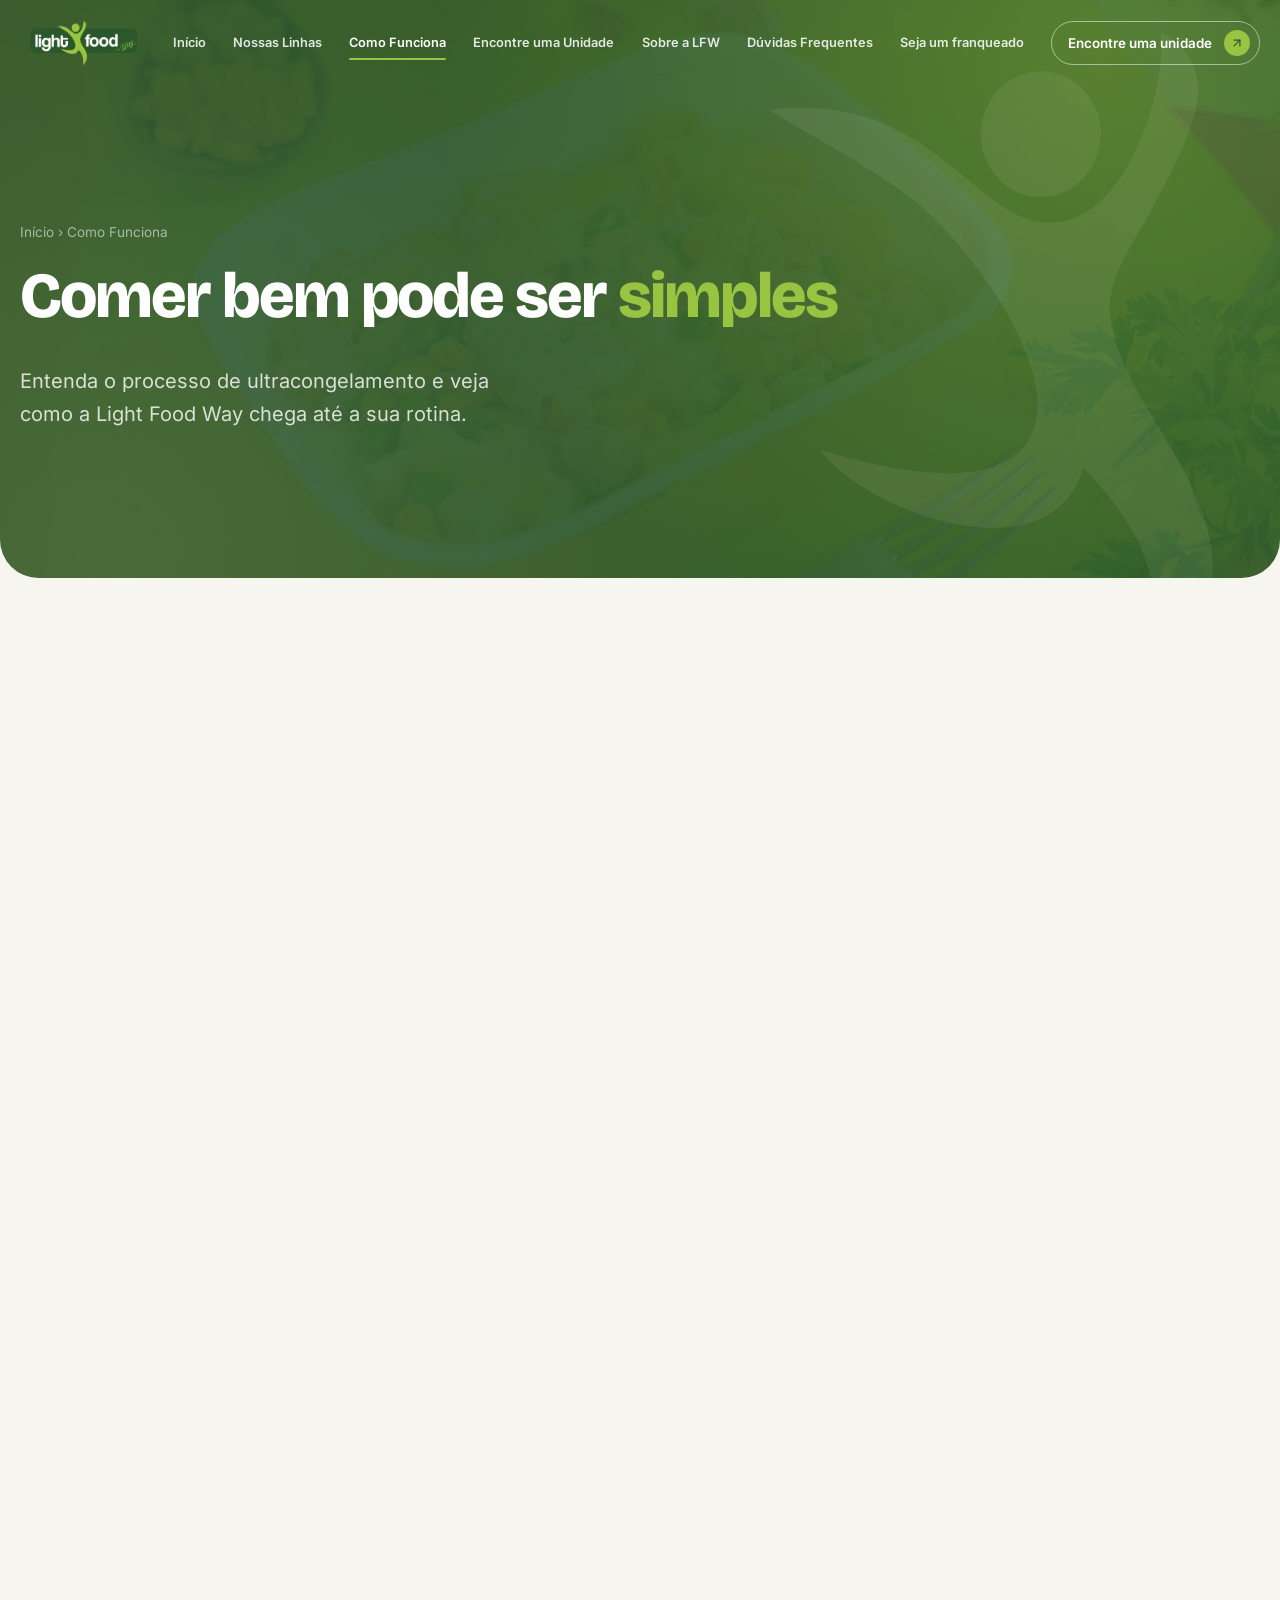
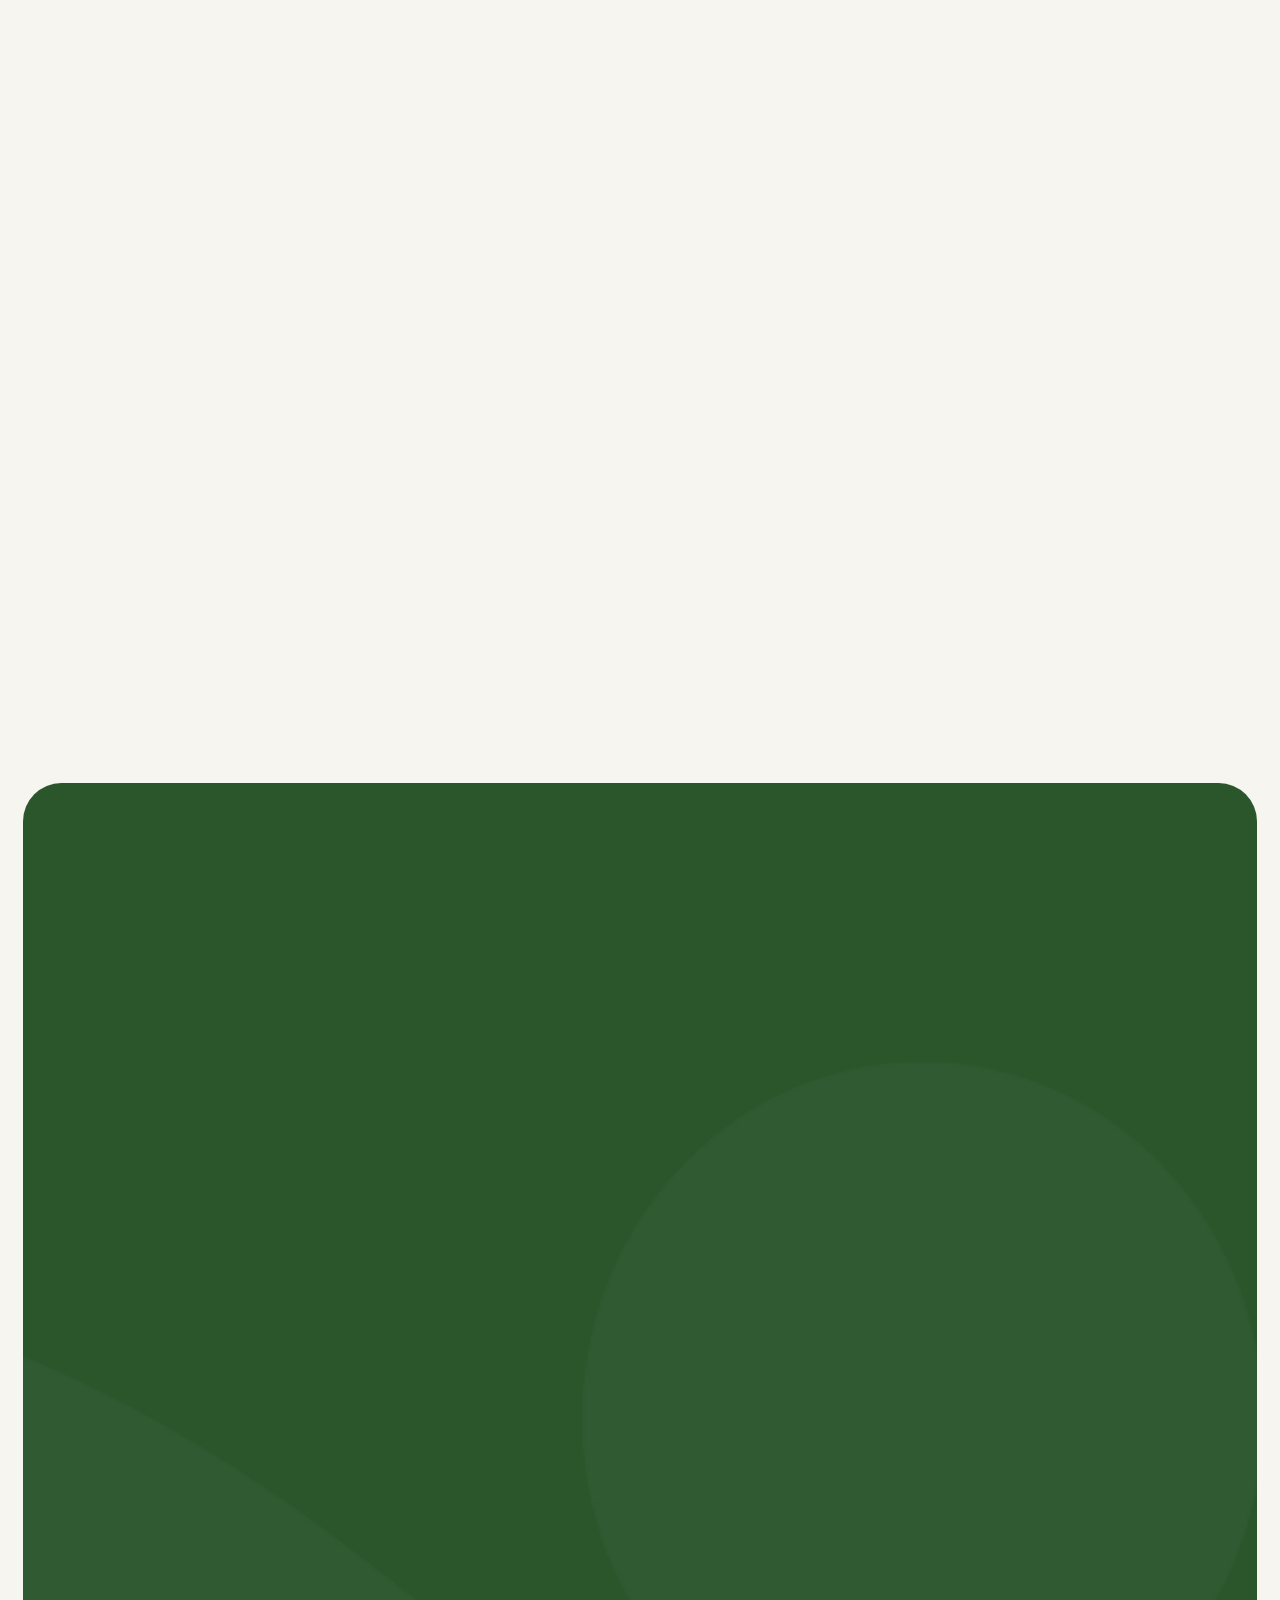
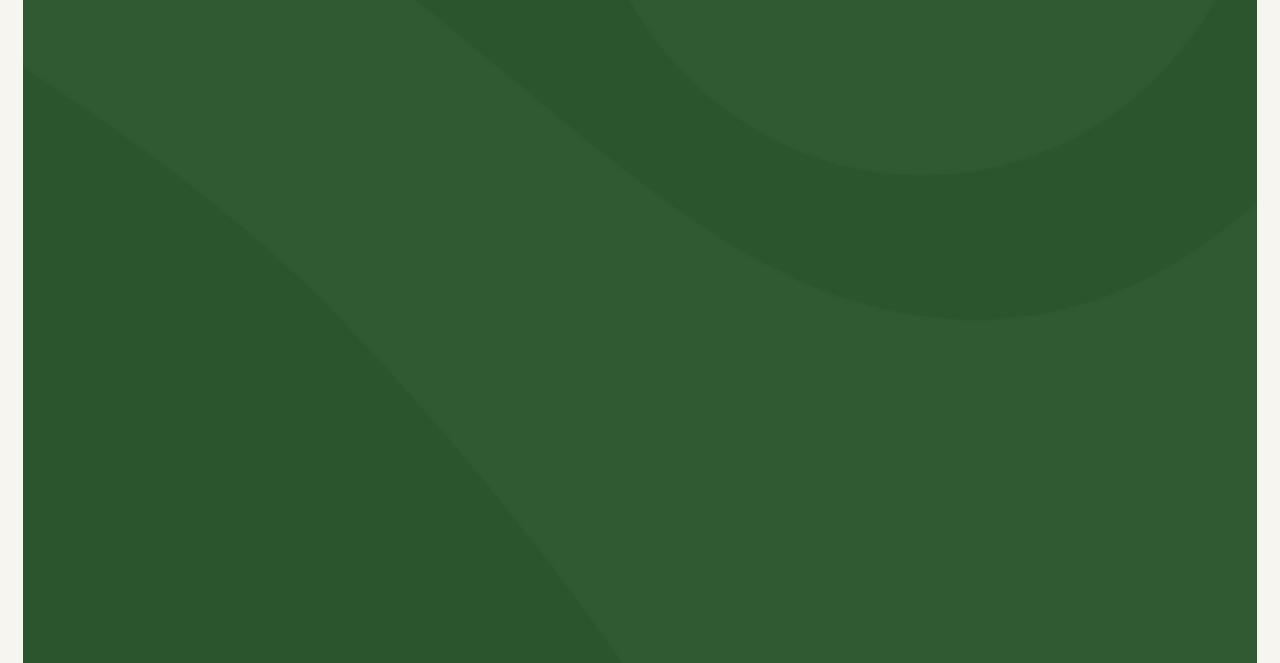
<file: como-funciona.html>
<!DOCTYPE html>
<html lang="pt-BR">
<head>
<meta charset="utf-8">
<meta name="viewport" content="width=device-width, initial-scale=1">
<script>document.documentElement.classList.add("js");if((!("PageRevealEvent" in window)||location.protocol==="file:")&&!matchMedia("(prefers-reduced-motion: reduce)").matches)document.documentElement.classList.add("transicao-js")</script>
<title>Como Funciona — Light Food Way</title>
<meta name="description" content="Escolha, encontre, peça e aproveite. Entenda o processo de ultracongelamento da Light Food Way e como fazer seu pedido.">
<meta name="theme-color" content="#2B562C">
<link rel="canonical" href="https://www.lightfoodway.com.br/como-funciona.html">

<meta property="og:type" content="website">
<meta property="og:site_name" content="Light Food Way">
<meta property="og:title" content="Como Funciona — Light Food Way">
<meta property="og:description" content="Escolha, encontre, peça e aproveite. Entenda o processo de ultracongelamento da Light Food Way e como fazer seu pedido.">
<meta property="og:url" content="https://www.lightfoodway.com.br/como-funciona.html">
<meta property="og:image" content="https://www.lightfoodway.com.br/assets/img/og-lightfoodway.webp">
<meta property="og:image:type" content="image/webp">
<meta property="og:image:width" content="1200">
<meta property="og:image:height" content="630">
<meta property="og:image:alt" content="Refeições Light Food Way prontas para levar">
<meta property="og:locale" content="pt_BR">
<meta name="twitter:card" content="summary_large_image">

<link rel="icon" href="assets/img/favicon.ico?v=4" sizes="32x32">
<link rel="icon" href="assets/img/favicon.svg?v=4" type="image/svg+xml">
<link rel="apple-touch-icon" href="assets/img/apple-touch-icon.png?v=4">
<link rel="preload" href="assets/fonts/inter-latin.woff2" as="font" type="font/woff2" crossorigin>
<link rel="preload" href="assets/fonts/bricolage-grotesque-latin.woff2" as="font" type="font/woff2" crossorigin>
<link rel="stylesheet" href="style.min.css?v=2026-10-16">
<link rel="stylesheet" href="page-transitions.min.css?v=2026-10-16">
<script type="speculationrules">{"prerender":[{"where":{"href_matches":"/*"},"eagerness":"moderate"}]}</script>
</head>
<body>
<a class="pular-link" href="#conteudo">Pular para o conteúdo</a>

<header class="header" data-header>
  <div class="container nav-wrap">
    <a class="logo" href="index.html" aria-label="Light Food Way — página inicial">
      <img class="logo__img" src="assets/img/logo-lightfoodway.webp" alt="Light Food Way" width="532" height="219">
    </a>

    <nav class="desktop-nav" aria-label="Menu principal">
      <a href="index.html">Início</a>
      <a href="nossas-linhas.html">Nossas Linhas</a>
      <a href="como-funciona.html" aria-current="page">Como Funciona</a>
      <a href="unidades.html">Encontre uma Unidade</a>
      <a href="sobre.html">Sobre a LFW</a>
      <a href="faq.html">Dúvidas Frequentes</a>
      <a href="expansao.html">Seja um franqueado</a>
    </nav>

    <a class="contact-pill" href="unidades.html">Encontre uma unidade
      <span><svg viewBox="0 0 24 24" fill="none" stroke="currentColor" stroke-width="2" stroke-linecap="round" stroke-linejoin="round" aria-hidden="true" focusable="false"><path d="M7 7h10v10"/><path d="M7 17 17 7"/></svg></span>
    </a>

    <button class="menu-btn" data-menu-toggle type="button" aria-label="Abrir menu" aria-expanded="false" aria-controls="menu">
      <span class="menu-btn__linhas" aria-hidden="true"><span></span><span></span><span></span></span>
    </button>
  </div>

  <!-- Menu de tela cheia: aparece quando os links não cabem na barra -->
  <nav class="mobile-nav" id="menu" data-nav aria-label="Menu">
    <ul class="mobile-nav__lista">
      <li><a href="index.html"><span class="mobile-nav__n" aria-hidden="true">01</span><span class="mobile-nav__txt">Início</span><span class="mobile-nav__seta" aria-hidden="true"><svg viewBox="0 0 24 24" fill="none" stroke="currentColor" stroke-width="2" stroke-linecap="round" stroke-linejoin="round" aria-hidden="true" focusable="false"><path d="M7 7h10v10"/><path d="M7 17 17 7"/></svg></span></a></li>
      <li><a href="nossas-linhas.html"><span class="mobile-nav__n" aria-hidden="true">02</span><span class="mobile-nav__txt">Nossas Linhas</span><span class="mobile-nav__seta" aria-hidden="true"><svg viewBox="0 0 24 24" fill="none" stroke="currentColor" stroke-width="2" stroke-linecap="round" stroke-linejoin="round" aria-hidden="true" focusable="false"><path d="M7 7h10v10"/><path d="M7 17 17 7"/></svg></span></a></li>
      <li><a href="como-funciona.html" aria-current="page"><span class="mobile-nav__n" aria-hidden="true">03</span><span class="mobile-nav__txt">Como Funciona</span><span class="mobile-nav__seta" aria-hidden="true"><svg viewBox="0 0 24 24" fill="none" stroke="currentColor" stroke-width="2" stroke-linecap="round" stroke-linejoin="round" aria-hidden="true" focusable="false"><path d="M7 7h10v10"/><path d="M7 17 17 7"/></svg></span></a></li>
      <li><a href="unidades.html"><span class="mobile-nav__n" aria-hidden="true">04</span><span class="mobile-nav__txt">Encontre uma Unidade</span><span class="mobile-nav__seta" aria-hidden="true"><svg viewBox="0 0 24 24" fill="none" stroke="currentColor" stroke-width="2" stroke-linecap="round" stroke-linejoin="round" aria-hidden="true" focusable="false"><path d="M7 7h10v10"/><path d="M7 17 17 7"/></svg></span></a></li>
      <li><a href="sobre.html"><span class="mobile-nav__n" aria-hidden="true">05</span><span class="mobile-nav__txt">Sobre a LFW</span><span class="mobile-nav__seta" aria-hidden="true"><svg viewBox="0 0 24 24" fill="none" stroke="currentColor" stroke-width="2" stroke-linecap="round" stroke-linejoin="round" aria-hidden="true" focusable="false"><path d="M7 7h10v10"/><path d="M7 17 17 7"/></svg></span></a></li>
      <li><a href="faq.html"><span class="mobile-nav__n" aria-hidden="true">06</span><span class="mobile-nav__txt">Dúvidas Frequentes</span><span class="mobile-nav__seta" aria-hidden="true"><svg viewBox="0 0 24 24" fill="none" stroke="currentColor" stroke-width="2" stroke-linecap="round" stroke-linejoin="round" aria-hidden="true" focusable="false"><path d="M7 7h10v10"/><path d="M7 17 17 7"/></svg></span></a></li>
      <li><a href="expansao.html"><span class="mobile-nav__n" aria-hidden="true">07</span><span class="mobile-nav__txt">Seja um franqueado</span><span class="mobile-nav__seta" aria-hidden="true"><svg viewBox="0 0 24 24" fill="none" stroke="currentColor" stroke-width="2" stroke-linecap="round" stroke-linejoin="round" aria-hidden="true" focusable="false"><path d="M7 7h10v10"/><path d="M7 17 17 7"/></svg></span></a></li>
    </ul>
    <div class="mobile-nav__base">
      <a class="btn btn--primario" href="unidades.html"><span class="btn-txt">Encontre uma unidade</span><span class="btn-fundo" aria-hidden="true"></span><span class="btn-txt btn-txt--fundo" aria-hidden="true">Encontre uma unidade</span><span class="btn-icone" aria-hidden="true"><svg class="btn-icone__sai" viewBox="0 0 24 24" fill="none" stroke="currentColor" stroke-width="2" stroke-linecap="round" stroke-linejoin="round" aria-hidden="true" focusable="false"><path d="M7 7h10v10"/><path d="M7 17 17 7"/></svg><svg class="btn-icone__entra" viewBox="0 0 24 24" fill="none" stroke="currentColor" stroke-width="2" stroke-linecap="round" stroke-linejoin="round" aria-hidden="true" focusable="false"><path d="M7 7h10v10"/><path d="M7 17 17 7"/></svg></span></a>
      <a class="btn btn--fantasma" href="unidades.html#pedido"><span class="btn-txt">Faça seu pedido</span><span class="btn-fundo" aria-hidden="true"></span><span class="btn-txt btn-txt--fundo" aria-hidden="true">Faça seu pedido</span><span class="btn-icone" aria-hidden="true"><svg class="btn-icone__sai" viewBox="0 0 24 24" fill="none" stroke="currentColor" stroke-width="2" stroke-linecap="round" stroke-linejoin="round" aria-hidden="true" focusable="false"><path d="M7 7h10v10"/><path d="M7 17 17 7"/></svg><svg class="btn-icone__entra" viewBox="0 0 24 24" fill="none" stroke="currentColor" stroke-width="2" stroke-linecap="round" stroke-linejoin="round" aria-hidden="true" focusable="false"><path d="M7 7h10v10"/><path d="M7 17 17 7"/></svg></span></a>
    </div>
  </nav>
</header>
<main id="conteudo">

  <section class="hero-pagina hero-pagina--foto hero-pagina--como-funciona">
    <div class="container">
      <nav class="migalhas" aria-label="Você está aqui"><a href="index.html">Início</a> <span aria-hidden="true">›</span> Como Funciona</nav>
      <h1>Comer bem pode ser <em>simples</em></h1>
      <p>Entenda o processo de ultracongelamento e veja como a Light Food Way chega até a sua rotina.</p>
    </div>
  </section>


  <section class="secao" id="como-funciona">
    <div class="container">
      <div class="secao__head secao__head--centro">
        <h2>Escolha suas refeições, encontre uma unidade e tenha a praticidade da Light Food Way <em>na sua rotina</em></h2>
      </div>
      <ol class="passos">
        <li class="passo revela"><span class="passo__num">1</span><span class="passo__icone"><svg class="icone" viewBox="0 0 24 24" fill="none" stroke="currentColor" stroke-width="1.6" stroke-linecap="round" stroke-linejoin="round" aria-hidden="true" focusable="false"><path d="M7 21h10"/><path d="M12 21a9 9 0 0 0 9-9H3a9 9 0 0 0 9 9Z"/><path d="M11.38 12a2.4 2.4 0 0 1-.4-4.77 2.4 2.4 0 0 1 3.2-2.77 2.4 2.4 0 0 1 3.47-.63 2.4 2.4 0 0 1 3.37 3.37 2.4 2.4 0 0 1-1.1 3.7 2.51 2.51 0 0 1 .03 1.1"/><path d="m13 12 4-4"/><path d="M10.9 7.25A3.99 3.99 0 0 0 4 10c0 .73.2 1.41.54 2"/></svg></span><h3>Escolha</h3><p>Conheça nossas linhas e encontre suas opções favoritas.</p></li>
        <li class="passo revela"><span class="passo__num">2</span><span class="passo__icone"><svg class="icone" viewBox="0 0 24 24" fill="none" stroke="currentColor" stroke-width="1.6" stroke-linecap="round" stroke-linejoin="round" aria-hidden="true" focusable="false"><path d="M18 8c0 3.613-3.869 7.429-5.393 8.795a1 1 0 0 1-1.214 0C9.87 15.429 6 11.613 6 8a6 6 0 0 1 12 0"/><circle cx="12" cy="8" r="2"/><path d="M8.714 14h-3.71a1 1 0 0 0-.948.683l-2.004 6A1 1 0 0 0 3 22h18a1 1 0 0 0 .948-1.316l-2-6a1 1 0 0 0-.949-.684h-3.712"/></svg></span><h3>Encontre</h3><p>Use nosso mapa para localizar a Light Food Way mais próxima.</p></li>
        <li class="passo revela"><span class="passo__num">3</span><span class="passo__icone"><svg class="icone" viewBox="0 0 24 24" fill="none" stroke="currentColor" stroke-width="1.6" stroke-linecap="round" stroke-linejoin="round" aria-hidden="true" focusable="false"><path d="M16 10a4 4 0 0 1-8 0"/><path d="M3.103 6.034h17.794"/><path d="M3.4 5.467a2 2 0 0 0-.4 1.2V20a2 2 0 0 0 2 2h14a2 2 0 0 0 2-2V6.667a2 2 0 0 0-.4-1.2l-2-2.667A2 2 0 0 0 17 2H7a2 2 0 0 0-1.6.8z"/></svg></span><h3>Peça</h3><p>Consulte o cardápio e escolha o canal de pedido disponível na unidade.</p></li>
        <li class="passo revela"><span class="passo__num">4</span><span class="passo__icone"><svg class="icone" viewBox="0 0 24 24" fill="none" stroke="currentColor" stroke-width="1.6" stroke-linecap="round" stroke-linejoin="round" aria-hidden="true" focusable="false"><path d="M12 3V2"/><path d="m15.4 17.4 3.2-2.8a2 2 0 1 1 2.8 2.9l-3.6 3.3c-.7.8-1.7 1.2-2.8 1.2h-4c-1.1 0-2.1-.4-2.8-1.2l-1.302-1.464A1 1 0 0 0 6.151 19H5"/><path d="M2 14h12a2 2 0 0 1 0 4h-2"/><path d="M4 10h16"/><path d="M5 10a7 7 0 0 1 14 0"/><path d="M5 14v6a1 1 0 0 1-1 1H2"/></svg></span><h3>Aproveite</h3><p>Receba ou retire seu pedido e tenha uma refeição prática e saborosa.</p></li>
      </ol>
    </div>
  </section>


  <section class="secao secao--escura" id="ultracongelamento">
    <div class="container">
      <div class="secao__head secao__head--centro">
        <h2>Não é apenas congelado.<br><em>É ultracongelado</em></h2>
        <p class="secao__sub">Um processo desenvolvido para preservar melhor as características dos alimentos e facilitar a sua rotina.</p>
      </div>

      <p class="texto-destaque">As refeições Light Food Way passam por um processo de ultracongelamento, no qual a temperatura do alimento é reduzida rapidamente. Esse processo é diferente do congelamento convencional e foi pensado para ajudar a preservar as características do produto, proporcionando praticidade sem abrir mão da experiência de uma boa refeição.</p>

      <ol class="processo">
        <li class="processo__etapa revela">
          <span class="processo__num">1</span>
          <span class="processo__icone"><svg class="icone" viewBox="0 0 24 24" fill="none" stroke="currentColor" stroke-width="1.6" stroke-linecap="round" stroke-linejoin="round" aria-hidden="true" focusable="false"><path d="M17 21a1 1 0 0 0 1-1v-5.35c0-.457.316-.844.727-1.041a4 4 0 0 0-2.134-7.589 5 5 0 0 0-9.186 0 4 4 0 0 0-2.134 7.588c.411.198.727.585.727 1.041V20a1 1 0 0 0 1 1Z"/><path d="M6 17h12"/></svg></span>
          <h3>Preparo</h3>
          <p>As receitas são preparadas e porcionadas.</p>
        </li>
        <li class="processo__etapa revela">
          <span class="processo__num">2</span>
          <span class="processo__icone"><svg class="icone" viewBox="0 0 24 24" fill="none" stroke="currentColor" stroke-width="1.6" stroke-linecap="round" stroke-linejoin="round" aria-hidden="true" focusable="false"><path d="m10 20-1.25-2.5L6 18"/><path d="M10 4 8.75 6.5 6 6"/><path d="m14 20 1.25-2.5L18 18"/><path d="m14 4 1.25 2.5L18 6"/><path d="m17 21-3-6h-4"/><path d="m17 3-3 6 1.5 3"/><path d="M2 12h6.5L10 9"/><path d="m20 10-1.5 2 1.5 2"/><path d="M22 12h-6.5L14 15"/><path d="m4 10 1.5 2L4 14"/><path d="m7 21 3-6-1.5-3"/><path d="m7 3 3 6h4"/></svg></span>
          <h3>Ultracongelamento</h3>
          <p>A temperatura do alimento é reduzida rapidamente.</p>
        </li>
        <li class="processo__etapa revela">
          <span class="processo__num">3</span>
          <span class="processo__icone"><svg class="icone" viewBox="0 0 24 24" fill="none" stroke="currentColor" stroke-width="1.6" stroke-linecap="round" stroke-linejoin="round" aria-hidden="true" focusable="false"><path d="M11 21.73a2 2 0 0 0 2 0l7-4A2 2 0 0 0 21 16V8a2 2 0 0 0-1-1.73l-7-4a2 2 0 0 0-2 0l-7 4A2 2 0 0 0 3 8v8a2 2 0 0 0 1 1.73z"/><path d="M12 22V12"/><polyline points="3.29 7 12 12 20.71 7"/><path d="m7.5 4.27 9 5.15"/></svg></span>
          <h3>Armazenamento</h3>
          <p>O produto é mantido congelado até chegar até você.</p>
        </li>
        <li class="processo__etapa revela">
          <span class="processo__num">4</span>
          <span class="processo__icone"><svg class="icone" viewBox="0 0 24 24" fill="none" stroke="currentColor" stroke-width="1.6" stroke-linecap="round" stroke-linejoin="round" aria-hidden="true" focusable="false"><path d="M12 21a9 9 0 0 0 9-9H3a9 9 0 0 0 9 9Z"/><path d="M7 21h10"/><path d="M19.5 12 22 6"/><path d="M16.25 3c.27.1.8.53.75 1.36-.06.83-.93 1.2-1 2.02-.05.78.34 1.24.73 1.62"/><path d="M11.25 3c.27.1.8.53.74 1.36-.05.83-.93 1.2-.98 2.02-.06.78.33 1.24.72 1.62"/><path d="M6.25 3c.27.1.8.53.75 1.36-.06.83-.93 1.2-1 2.02-.05.78.34 1.24.74 1.62"/></svg></span>
          <h3>Sua refeição</h3>
          <p>Pronta para quando você precisar, no seu tempo.</p>
        </li>
      </ol>

      <div class="acoes acoes--centro">
        <a class="btn btn--primario" href="nossas-linhas.html"><span class="btn-txt">Conheça nossas refeições</span><span class="btn-fundo" aria-hidden="true"></span><span class="btn-txt btn-txt--fundo" aria-hidden="true">Conheça nossas refeições</span><span class="btn-icone" aria-hidden="true"><svg class="btn-icone__sai" viewBox="0 0 24 24" fill="none" stroke="currentColor" stroke-width="2" stroke-linecap="round" stroke-linejoin="round" aria-hidden="true" focusable="false"><path d="M7 7h10v10"/><path d="M7 17 17 7"/></svg><svg class="btn-icone__entra" viewBox="0 0 24 24" fill="none" stroke="currentColor" stroke-width="2" stroke-linecap="round" stroke-linejoin="round" aria-hidden="true" focusable="false"><path d="M7 7h10v10"/><path d="M7 17 17 7"/></svg></span></a>
      </div>
    </div>
  </section>


  <section class="secao secao--alt">
    <div class="container">
      <div class="secao__head secao__head--centro">
        <h2>Ultracongelado não é o mesmo <em>que congelado</em></h2>
        <p class="secao__sub">A diferença está na velocidade em que a temperatura do alimento é reduzida.</p>
      </div>
      <div class="grid grid--2">
        <article class="card revela">
          <span class="card__icone"><svg class="icone" viewBox="0 0 24 24" fill="none" stroke="currentColor" stroke-width="1.6" stroke-linecap="round" stroke-linejoin="round" aria-hidden="true" focusable="false"><path d="M5 22h14"/><path d="M5 2h14"/><path d="M17 22v-4.172a2 2 0 0 0-.586-1.414L12 12l-4.414 4.414A2 2 0 0 0 7 17.828V22"/><path d="M7 2v4.172a2 2 0 0 0 .586 1.414L12 12l4.414-4.414A2 2 0 0 0 17 6.172V2"/></svg></span>
          <h3>Congelamento convencional</h3>
          <p>A redução de temperatura acontece de forma mais lenta, ao longo de horas.</p>
        </article>
        <article class="card card--marca revela">
          <span class="card__icone"><svg class="icone" viewBox="0 0 24 24" fill="none" stroke="currentColor" stroke-width="1.6" stroke-linecap="round" stroke-linejoin="round" aria-hidden="true" focusable="false"><path d="m10 20-1.25-2.5L6 18"/><path d="M10 4 8.75 6.5 6 6"/><path d="m14 20 1.25-2.5L18 18"/><path d="m14 4 1.25 2.5L18 6"/><path d="m17 21-3-6h-4"/><path d="m17 3-3 6 1.5 3"/><path d="M2 12h6.5L10 9"/><path d="m20 10-1.5 2 1.5 2"/><path d="M22 12h-6.5L14 15"/><path d="m4 10 1.5 2L4 14"/><path d="m7 21 3-6-1.5-3"/><path d="m7 3 3 6h4"/></svg></span>
          <h3>Ultracongelamento</h3>
          <p>A temperatura do alimento é reduzida rapidamente, em um processo desenvolvido para ajudar a preservar as características do produto.</p>
        </article>
      </div>
    </div>
  </section>

  <section class="secao">
    <div class="container">
      <div class="secao__head secao__head--centro">
        <h2>Ficou com <em>alguma dúvida?</em></h2>
      </div>
      <div class="faq" data-faq>
        <div class="faq__item">
          <h3 class="faq__titulo">
            <button class="faq__pergunta" type="button" aria-expanded="false" id="faq-p1" aria-controls="faq-r1">
              <span>O que significa ultracongelado?</span>
              <span class="faq__icone" aria-hidden="true"></span>
            </button>
          </h3>
          <div class="faq__resposta" id="faq-r1" role="region" aria-labelledby="faq-p1">
            <p>O ultracongelamento é um processo no qual a temperatura do alimento é reduzida rapidamente. Ele é diferente do congelamento convencional e é utilizado para ajudar a preservar as características dos alimentos.</p>
          </div>
        </div>
        <div class="faq__item">
          <h3 class="faq__titulo">
            <button class="faq__pergunta" type="button" aria-expanded="false" id="faq-p2" aria-controls="faq-r2">
              <span>Onde posso comprar?</span>
              <span class="faq__icone" aria-hidden="true"></span>
            </button>
          </h3>
          <div class="faq__resposta" id="faq-r2" role="region" aria-labelledby="faq-p2">
            <p>Você pode encontrar a Light Food Way em diferentes unidades. Utilize nosso mapa ou a busca por cidade/CEP para encontrar a unidade mais próxima.</p>
          </div>
        </div>
        <div class="faq__item">
          <h3 class="faq__titulo">
            <button class="faq__pergunta" type="button" aria-expanded="false" id="faq-p3" aria-controls="faq-r3">
              <span>Posso pedir pelo iFood?</span>
              <span class="faq__icone" aria-hidden="true"></span>
            </button>
          </h3>
          <div class="faq__resposta" id="faq-r3" role="region" aria-labelledby="faq-p3">
            <p>Algumas unidades disponibilizam seus produtos pelo iFood. Consulte a unidade da sua região.</p>
          </div>
        </div>
        <div class="faq__item">
          <h3 class="faq__titulo">
            <button class="faq__pergunta" type="button" aria-expanded="false" id="faq-p4" aria-controls="faq-r4">
              <span>Posso pedir pelo WhatsApp?</span>
              <span class="faq__icone" aria-hidden="true"></span>
            </button>
          </h3>
          <div class="faq__resposta" id="faq-r4" role="region" aria-labelledby="faq-p4">
            <p>Algumas unidades também realizam atendimento e pedidos pelo WhatsApp. Consulte a unidade mais próxima.</p>
          </div>
        </div>
      </div>
      <div class="acoes acoes--centro">
        <a class="btn btn--secundario" href="faq.html"><span class="btn-txt">Ver todas as dúvidas</span><span class="btn-fundo" aria-hidden="true"></span><span class="btn-txt btn-txt--fundo" aria-hidden="true">Ver todas as dúvidas</span><span class="btn-icone" aria-hidden="true"><svg class="btn-icone__sai" viewBox="0 0 24 24" fill="none" stroke="currentColor" stroke-width="2" stroke-linecap="round" stroke-linejoin="round" aria-hidden="true" focusable="false"><path d="M7 7h10v10"/><path d="M7 17 17 7"/></svg><svg class="btn-icone__entra" viewBox="0 0 24 24" fill="none" stroke="currentColor" stroke-width="2" stroke-linecap="round" stroke-linejoin="round" aria-hidden="true" focusable="false"><path d="M7 7h10v10"/><path d="M7 17 17 7"/></svg></span></a>
      </div>
    </div>
  </section>


  <section class="secao cta-final">
    <div class="container">
      <h2>Sua próxima refeição pode ser <em>muito mais prática</em></h2>
      <p>Encontre uma Light Food Way perto de você e descubra suas próximas refeições favoritas.</p>
      <div class="acoes acoes--centro">
        <a class="btn btn--primario btn--grande" href="unidades.html"><span class="btn-txt">Encontrar uma unidade</span><span class="btn-fundo" aria-hidden="true"></span><span class="btn-txt btn-txt--fundo" aria-hidden="true">Encontrar uma unidade</span><span class="btn-icone" aria-hidden="true"><svg class="btn-icone__sai" viewBox="0 0 24 24" fill="none" stroke="currentColor" stroke-width="2" stroke-linecap="round" stroke-linejoin="round" aria-hidden="true" focusable="false"><path d="M7 7h10v10"/><path d="M7 17 17 7"/></svg><svg class="btn-icone__entra" viewBox="0 0 24 24" fill="none" stroke="currentColor" stroke-width="2" stroke-linecap="round" stroke-linejoin="round" aria-hidden="true" focusable="false"><path d="M7 7h10v10"/><path d="M7 17 17 7"/></svg></span></a>
        <a class="btn btn--fantasma btn--grande" href="nossas-linhas.html"><span class="btn-txt">Conhecer nossas linhas</span><span class="btn-fundo" aria-hidden="true"></span><span class="btn-txt btn-txt--fundo" aria-hidden="true">Conhecer nossas linhas</span><span class="btn-icone" aria-hidden="true"><svg class="btn-icone__sai" viewBox="0 0 24 24" fill="none" stroke="currentColor" stroke-width="2" stroke-linecap="round" stroke-linejoin="round" aria-hidden="true" focusable="false"><path d="M7 7h10v10"/><path d="M7 17 17 7"/></svg><svg class="btn-icone__entra" viewBox="0 0 24 24" fill="none" stroke="currentColor" stroke-width="2" stroke-linecap="round" stroke-linejoin="round" aria-hidden="true" focusable="false"><path d="M7 7h10v10"/><path d="M7 17 17 7"/></svg></span></a>
      </div>
    </div>
  </section>


</main>

<footer class="rodape">
  <div class="container">
    <div class="rodape__grid">
      <div class="rodape__sobre">
        <a class="logo" href="index.html">
          <img class="logo__img" src="assets/img/logo-lightfoodway.webp" alt="Light Food Way" width="532" height="219">
        </a>
        <p>Comida de verdade para deixar sua rotina mais leve. Refeições práticas, saborosas e ultracongeladas.</p>
        <div class="sociais">
          <a href="https://www.instagram.com/lightfoodway/" target="_blank" rel="noopener" aria-label="Instagram da Light Food Way">Instagram</a>
          <a href="https://www.facebook.com/lightfoodway/?locale=pt_BR" target="_blank" rel="noopener" aria-label="Facebook da Light Food Way">Facebook</a>
          <!-- TikTok: sem perfil oficial definido. Para reativar, troque a URL pelo perfil real e descomente.
          <a href="https://www.tiktok.com/@lightfoodway" target="_blank" rel="noopener" aria-label="TikTok da Light Food Way">TikTok</a>
          -->
        </div>
      </div>

      <div>
        <h2 class="rodape__titulo">Navegação</h2>
        <ul class="rodape__lista">
          <li><a href="index.html">Início</a></li>
          <li><a href="nossas-linhas.html">Nossas Linhas</a></li>
          <li><a href="como-funciona.html">Como Funciona</a></li>
          <li><a href="unidades.html">Encontre uma Unidade</a></li>
          <li><a href="sobre.html">Sobre a LFW</a></li>
          <li><a href="faq.html">Dúvidas Frequentes</a></li>
        </ul>
      </div>

      <div>
        <h2 class="rodape__titulo">Consumidor</h2>
        <ul class="rodape__lista">
          <li><a href="unidades.html">Encontre uma unidade</a></li>
          <li><a href="unidades.html#pedido">Faça seu pedido</a></li>
          <li><a href="faq.html">Dúvidas frequentes</a></li>
          <li><a href="mailto:contato@lightfoodway.com.br">Fale conosco</a></li>
        </ul>
      </div>

      <div>
        <h2 class="rodape__titulo">Institucional</h2>
        <ul class="rodape__lista">
          <li><a href="sobre.html">Sobre a LFW</a></li>
          <li><a href="#politica-de-privacidade" data-legal="privacidade">Política de Privacidade</a></li>
          <li><a href="#termos-de-uso" data-legal="termos">Termos de Uso</a></li>
        </ul>
      </div>
    </div>

    <!-- Franquias: acesso secundário, apenas no rodapé (briefing, item 1) -->
    <div class="rodape__expansao">
      <span><strong>Quer empreender com a Light Food Way na sua cidade?</strong> Conheça nosso modelo de expansão e fale com nossa equipe.</span>
      <a class="link-seta link-seta--claro" href="expansao.html">Seja um franqueado <svg class="icone" viewBox="0 0 24 24" fill="none" stroke="currentColor" stroke-width="1.6" stroke-linecap="round" stroke-linejoin="round" aria-hidden="true" focusable="false"><path d="M5 12h14"/><path d="m12 5 7 7-7 7"/></svg></a>
    </div>

    <div class="rodape__selos">
      <img src="assets/img/selo-eureciclo.webp" alt="Selo eureciclo" width="271" height="74" loading="lazy" decoding="async">
      <img src="assets/img/selo-abf.webp" alt="ABF, Associação Brasileira de Franchising" width="502" height="96" loading="lazy" decoding="async">
    </div>

    <div class="rodape__base">
      <p>© <span data-ano>2026</span> Light Food Way. Todos os direitos reservados.</p>
      <ul>
        <li><a href="#politica-de-privacidade" data-legal="privacidade">Privacidade</a></li>
        <li><a href="#termos-de-uso" data-legal="termos">Termos</a></li>
      </ul>
      <a class="gr-credit" href="https://grbrands.com.br" target="_blank" rel="noopener noreferrer" aria-label="Desenvolvido por GR Brands — abrir site"><span>Desenvolvido por</span><span class="gr-lockup"><img src="assets/img/grbrands-icon-white.svg" alt="" width="84" height="84"><strong>GR Brands<span class="gr-dot">.</span></strong></span></a>
    </div>
  </div>
</footer>

<div class="cta-mobile">
  <a class="btn btn--primario btn--bloco" href="unidades.html"><span class="btn-txt">Encontre uma unidade</span><span class="btn-fundo" aria-hidden="true"></span><span class="btn-txt btn-txt--fundo" aria-hidden="true">Encontre uma unidade</span><span class="btn-icone" aria-hidden="true"><svg class="btn-icone__sai" viewBox="0 0 24 24" fill="none" stroke="currentColor" stroke-width="2" stroke-linecap="round" stroke-linejoin="round" aria-hidden="true" focusable="false"><path d="M7 7h10v10"/><path d="M7 17 17 7"/></svg><svg class="btn-icone__entra" viewBox="0 0 24 24" fill="none" stroke="currentColor" stroke-width="2" stroke-linecap="round" stroke-linejoin="round" aria-hidden="true" focusable="false"><path d="M7 7h10v10"/><path d="M7 17 17 7"/></svg></span></a>
</div>

<script src="main.min.js?v=2026-10-09" defer></script>
<script src="page-transitions.min.js?v=2026-10-16" defer></script>
</body>
</html>
</file>
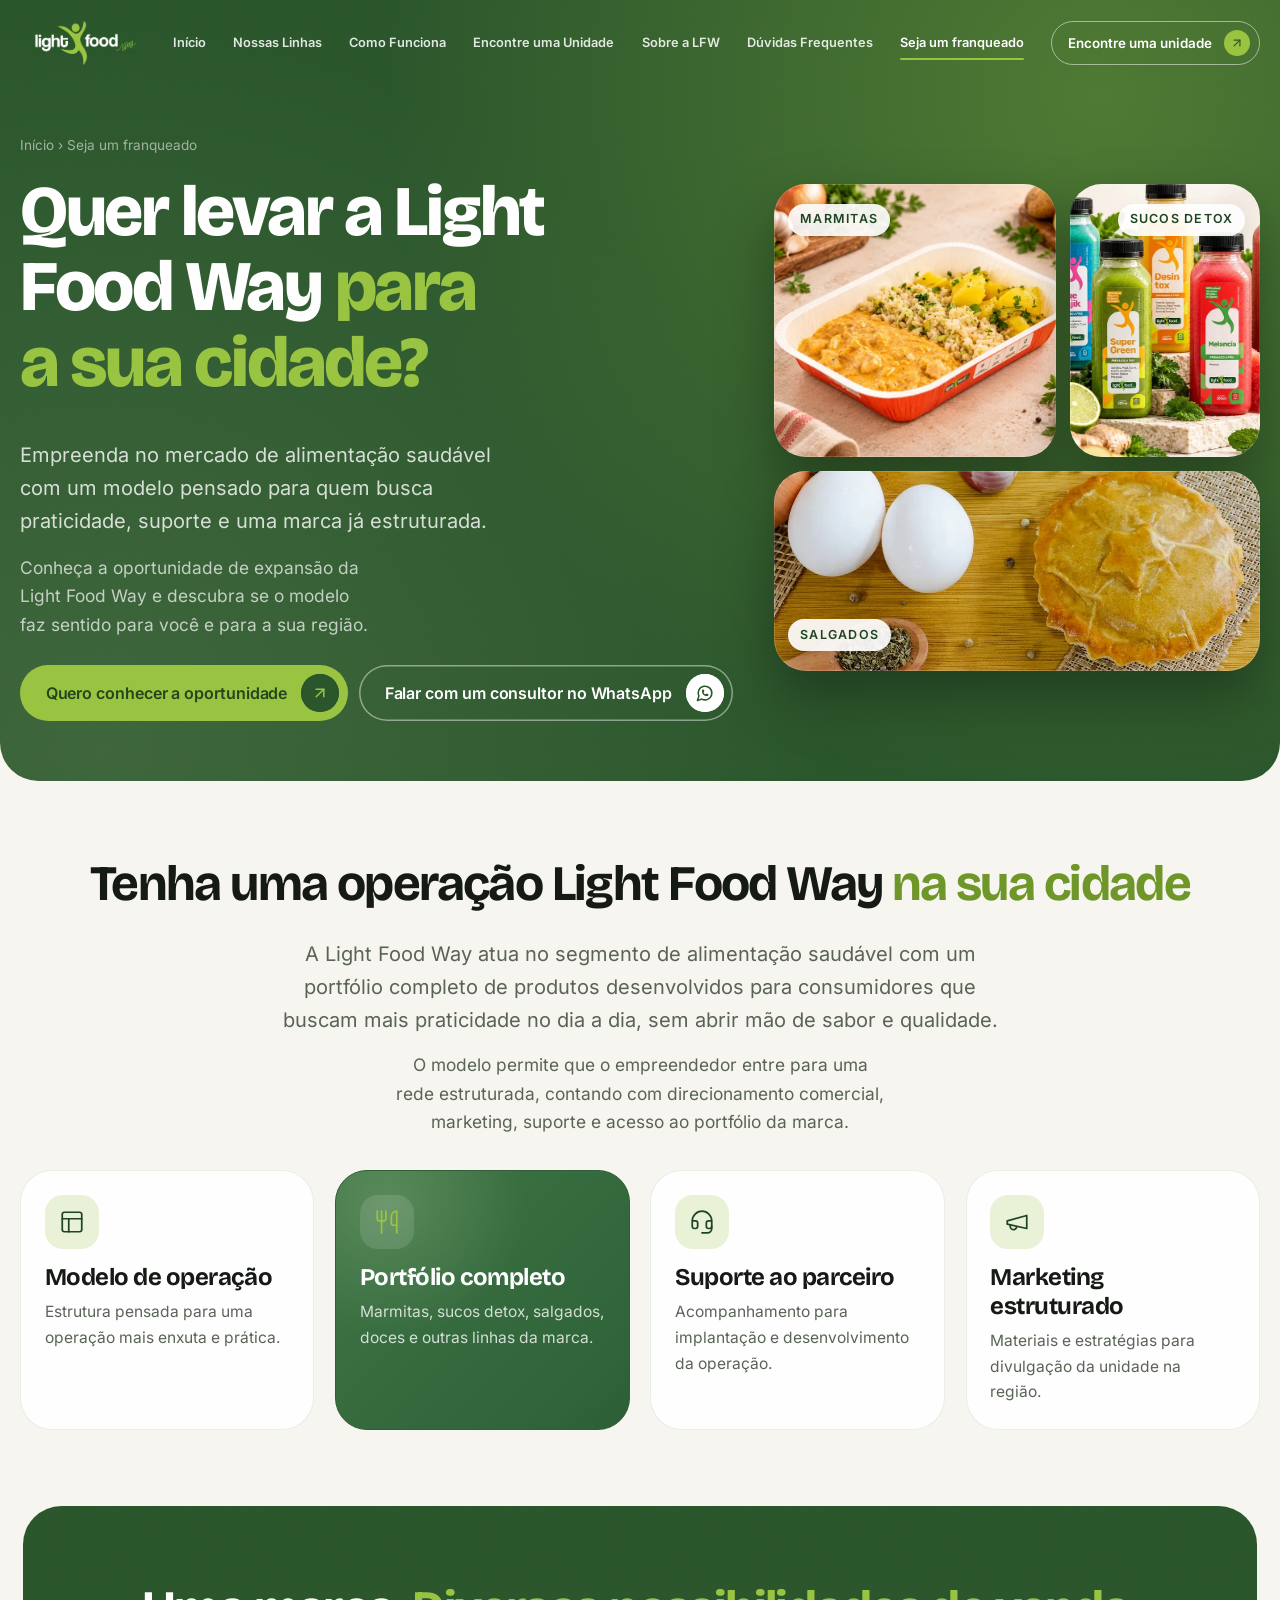
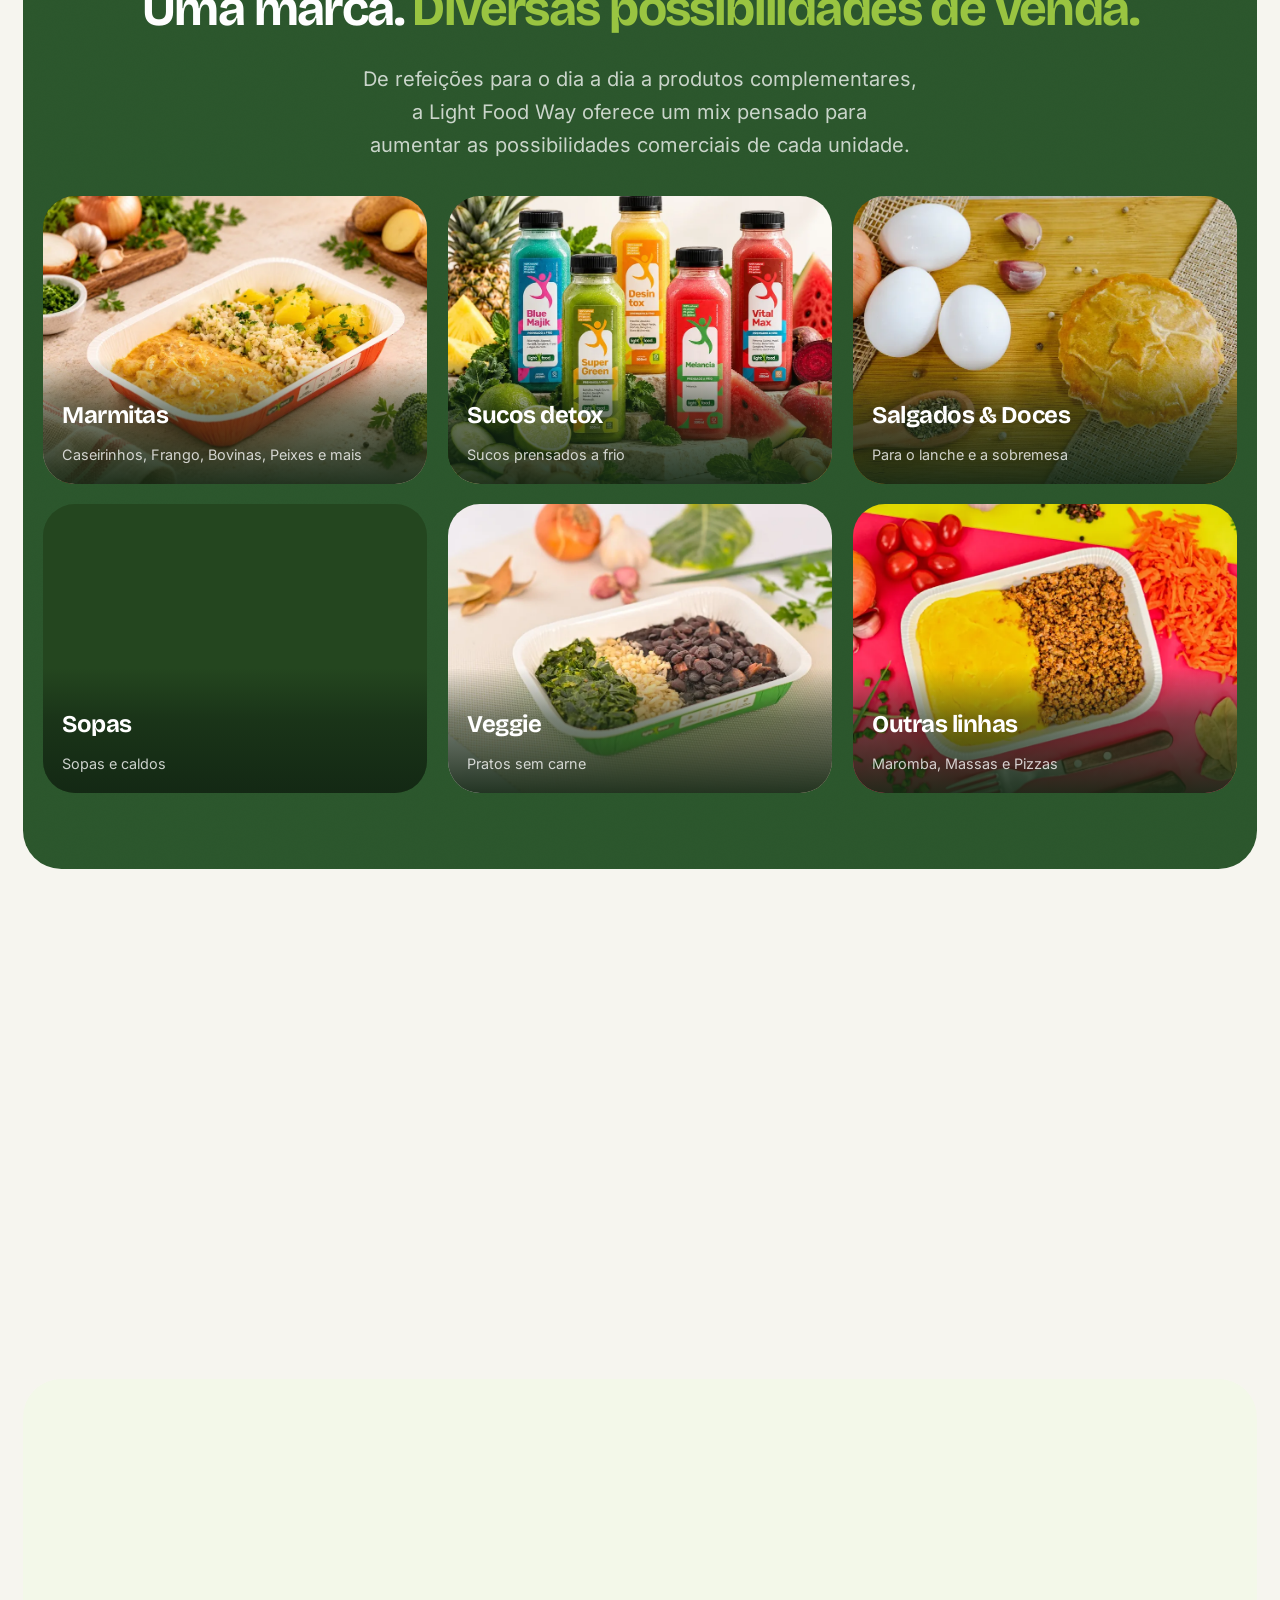
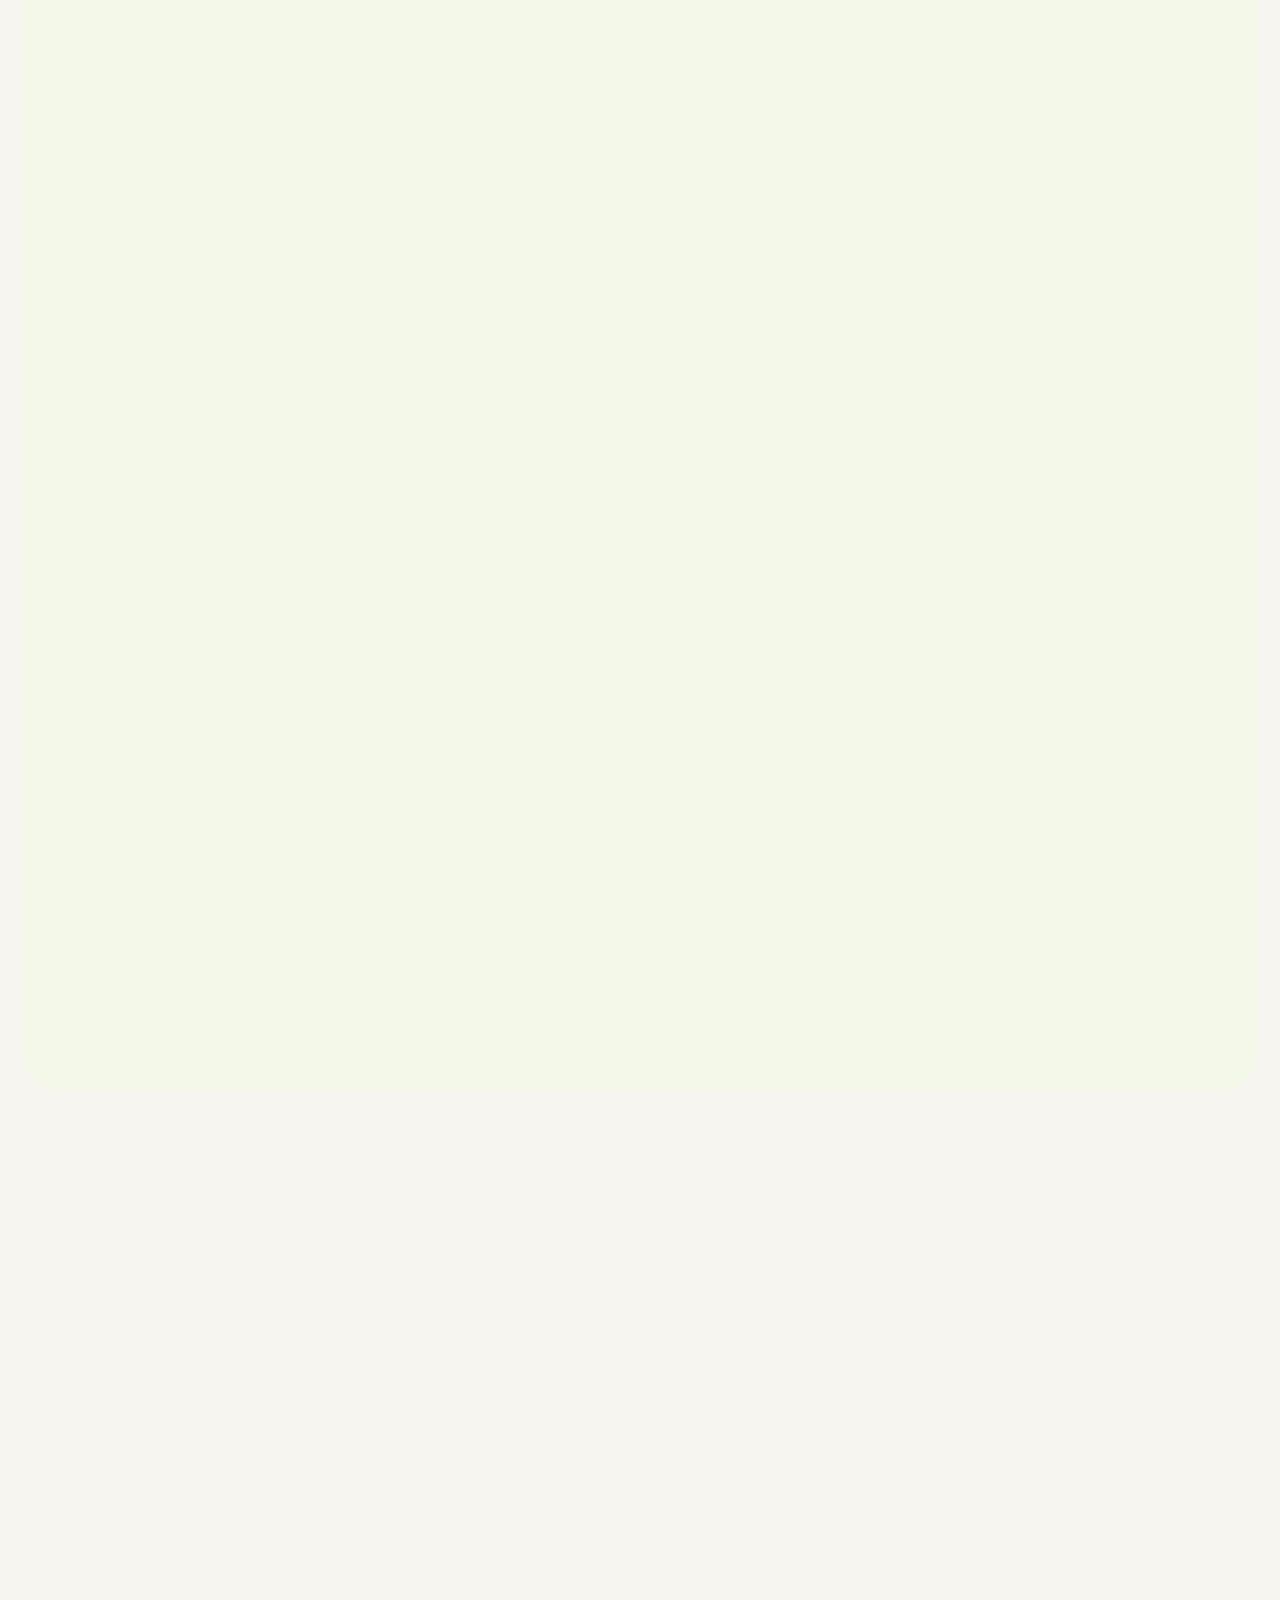
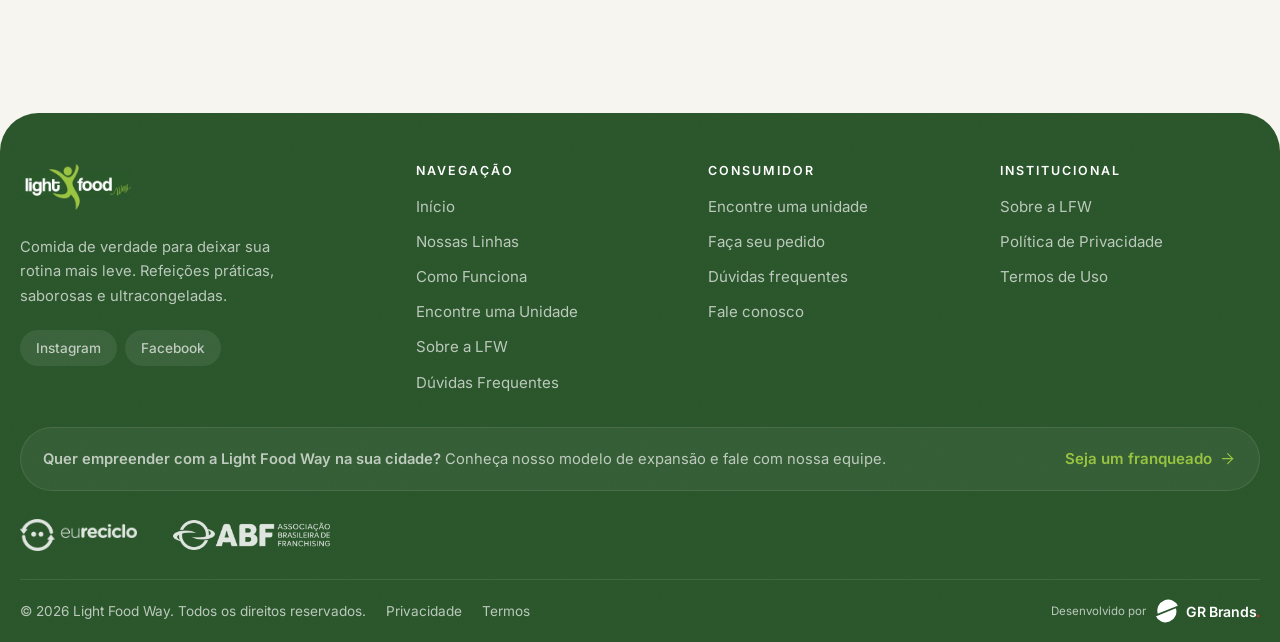
<file: expansao.html>
<!DOCTYPE html>
<html lang="pt-BR">
<head>
<meta charset="utf-8">
<meta name="viewport" content="width=device-width, initial-scale=1">
<script>document.documentElement.classList.add("js");if((!("PageRevealEvent" in window)||location.protocol==="file:")&&!matchMedia("(prefers-reduced-motion: reduce)").matches)document.documentElement.classList.add("transicao-js")</script>
<title>Seja um franqueado — Leve a Light Food Way para sua cidade</title>
<meta name="description" content="Leve a Light Food Way para a sua cidade: conheça o modelo de expansão, o portfólio e o suporte da rede, e fale com a equipe de expansão.">
<meta name="theme-color" content="#2B562C">
<link rel="canonical" href="https://www.lightfoodway.com.br/expansao.html">

<meta property="og:type" content="website">
<meta property="og:site_name" content="Light Food Way">
<meta property="og:title" content="Seja um franqueado — Light Food Way">
<meta property="og:description" content="Leve a Light Food Way para a sua cidade: conheça o modelo de expansão, o portfólio e o suporte da rede, e fale com a equipe de expansão.">
<meta property="og:url" content="https://www.lightfoodway.com.br/expansao.html">
<meta property="og:image" content="https://www.lightfoodway.com.br/assets/img/og-lightfoodway.webp">
<meta property="og:image:type" content="image/webp">
<meta property="og:image:width" content="1200">
<meta property="og:image:height" content="630">
<meta property="og:image:alt" content="Refeições Light Food Way prontas para levar">
<meta property="og:locale" content="pt_BR">
<meta name="twitter:card" content="summary_large_image">

<link rel="icon" href="assets/img/favicon.ico?v=4" sizes="32x32">
<link rel="icon" href="assets/img/favicon.svg?v=4" type="image/svg+xml">
<link rel="apple-touch-icon" href="assets/img/apple-touch-icon.png?v=4">
<link rel="preload" href="assets/fonts/inter-latin.woff2" as="font" type="font/woff2" crossorigin>
<link rel="preload" href="assets/fonts/bricolage-grotesque-latin.woff2" as="font" type="font/woff2" crossorigin>
<link rel="stylesheet" href="style.min.css?v=2026-10-16">
<link rel="stylesheet" href="page-transitions.min.css?v=2026-10-16">
<link rel="stylesheet" href="expansao.css?v=2026-10-16">
<script type="speculationrules">{"prerender":[{"where":{"href_matches":"/*"},"eagerness":"moderate"}]}</script>
</head>
<body>
<a class="pular-link" href="#conteudo">Pular para o conteúdo</a>

<header class="header" data-header>
  <div class="container nav-wrap">
    <a class="logo" href="index.html" aria-label="Light Food Way — página inicial">
      <img class="logo__img" src="assets/img/logo-lightfoodway.webp" alt="Light Food Way" width="532" height="219">
    </a>

    <nav class="desktop-nav" aria-label="Menu principal">
      <a href="index.html">Início</a>
      <a href="nossas-linhas.html">Nossas Linhas</a>
      <a href="como-funciona.html">Como Funciona</a>
      <a href="unidades.html">Encontre uma Unidade</a>
      <a href="sobre.html">Sobre a LFW</a>
      <a href="faq.html">Dúvidas Frequentes</a>
      <a href="expansao.html" aria-current="page">Seja um franqueado</a>
    </nav>

    <a class="contact-pill" href="unidades.html">Encontre uma unidade
      <span><svg viewBox="0 0 24 24" fill="none" stroke="currentColor" stroke-width="2" stroke-linecap="round" stroke-linejoin="round" aria-hidden="true" focusable="false"><path d="M7 7h10v10"/><path d="M7 17 17 7"/></svg></span>
    </a>

    <button class="menu-btn" data-menu-toggle type="button" aria-label="Abrir menu" aria-expanded="false" aria-controls="menu">
      <span class="menu-btn__linhas" aria-hidden="true"><span></span><span></span><span></span></span>
    </button>
  </div>

  <!-- Menu de tela cheia: aparece quando os links não cabem na barra -->
  <nav class="mobile-nav" id="menu" data-nav aria-label="Menu">
    <ul class="mobile-nav__lista">
      <li><a href="index.html"><span class="mobile-nav__n" aria-hidden="true">01</span><span class="mobile-nav__txt">Início</span><span class="mobile-nav__seta" aria-hidden="true"><svg viewBox="0 0 24 24" fill="none" stroke="currentColor" stroke-width="2" stroke-linecap="round" stroke-linejoin="round" aria-hidden="true" focusable="false"><path d="M7 7h10v10"/><path d="M7 17 17 7"/></svg></span></a></li>
      <li><a href="nossas-linhas.html"><span class="mobile-nav__n" aria-hidden="true">02</span><span class="mobile-nav__txt">Nossas Linhas</span><span class="mobile-nav__seta" aria-hidden="true"><svg viewBox="0 0 24 24" fill="none" stroke="currentColor" stroke-width="2" stroke-linecap="round" stroke-linejoin="round" aria-hidden="true" focusable="false"><path d="M7 7h10v10"/><path d="M7 17 17 7"/></svg></span></a></li>
      <li><a href="como-funciona.html"><span class="mobile-nav__n" aria-hidden="true">03</span><span class="mobile-nav__txt">Como Funciona</span><span class="mobile-nav__seta" aria-hidden="true"><svg viewBox="0 0 24 24" fill="none" stroke="currentColor" stroke-width="2" stroke-linecap="round" stroke-linejoin="round" aria-hidden="true" focusable="false"><path d="M7 7h10v10"/><path d="M7 17 17 7"/></svg></span></a></li>
      <li><a href="unidades.html"><span class="mobile-nav__n" aria-hidden="true">04</span><span class="mobile-nav__txt">Encontre uma Unidade</span><span class="mobile-nav__seta" aria-hidden="true"><svg viewBox="0 0 24 24" fill="none" stroke="currentColor" stroke-width="2" stroke-linecap="round" stroke-linejoin="round" aria-hidden="true" focusable="false"><path d="M7 7h10v10"/><path d="M7 17 17 7"/></svg></span></a></li>
      <li><a href="sobre.html"><span class="mobile-nav__n" aria-hidden="true">05</span><span class="mobile-nav__txt">Sobre a LFW</span><span class="mobile-nav__seta" aria-hidden="true"><svg viewBox="0 0 24 24" fill="none" stroke="currentColor" stroke-width="2" stroke-linecap="round" stroke-linejoin="round" aria-hidden="true" focusable="false"><path d="M7 7h10v10"/><path d="M7 17 17 7"/></svg></span></a></li>
      <li><a href="faq.html"><span class="mobile-nav__n" aria-hidden="true">06</span><span class="mobile-nav__txt">Dúvidas Frequentes</span><span class="mobile-nav__seta" aria-hidden="true"><svg viewBox="0 0 24 24" fill="none" stroke="currentColor" stroke-width="2" stroke-linecap="round" stroke-linejoin="round" aria-hidden="true" focusable="false"><path d="M7 7h10v10"/><path d="M7 17 17 7"/></svg></span></a></li>
      <li><a href="expansao.html" aria-current="page"><span class="mobile-nav__n" aria-hidden="true">07</span><span class="mobile-nav__txt">Seja um franqueado</span><span class="mobile-nav__seta" aria-hidden="true"><svg viewBox="0 0 24 24" fill="none" stroke="currentColor" stroke-width="2" stroke-linecap="round" stroke-linejoin="round" aria-hidden="true" focusable="false"><path d="M7 7h10v10"/><path d="M7 17 17 7"/></svg></span></a></li>
    </ul>
    <div class="mobile-nav__base">
      <a class="btn btn--primario" href="unidades.html"><span class="btn-txt">Encontre uma unidade</span><span class="btn-fundo" aria-hidden="true"></span><span class="btn-txt btn-txt--fundo" aria-hidden="true">Encontre uma unidade</span><span class="btn-icone" aria-hidden="true"><svg class="btn-icone__sai" viewBox="0 0 24 24" fill="none" stroke="currentColor" stroke-width="2" stroke-linecap="round" stroke-linejoin="round" aria-hidden="true" focusable="false"><path d="M7 7h10v10"/><path d="M7 17 17 7"/></svg><svg class="btn-icone__entra" viewBox="0 0 24 24" fill="none" stroke="currentColor" stroke-width="2" stroke-linecap="round" stroke-linejoin="round" aria-hidden="true" focusable="false"><path d="M7 7h10v10"/><path d="M7 17 17 7"/></svg></span></a>
      <a class="btn btn--fantasma" href="unidades.html#pedido"><span class="btn-txt">Faça seu pedido</span><span class="btn-fundo" aria-hidden="true"></span><span class="btn-txt btn-txt--fundo" aria-hidden="true">Faça seu pedido</span><span class="btn-icone" aria-hidden="true"><svg class="btn-icone__sai" viewBox="0 0 24 24" fill="none" stroke="currentColor" stroke-width="2" stroke-linecap="round" stroke-linejoin="round" aria-hidden="true" focusable="false"><path d="M7 7h10v10"/><path d="M7 17 17 7"/></svg><svg class="btn-icone__entra" viewBox="0 0 24 24" fill="none" stroke="currentColor" stroke-width="2" stroke-linecap="round" stroke-linejoin="round" aria-hidden="true" focusable="false"><path d="M7 7h10v10"/><path d="M7 17 17 7"/></svg></span></a>
    </div>
  </nav>
</header>
<main id="conteudo">

  <!-- 1. HERO -->
  <section class="hero-pagina hero-pagina--capa hero-pagina--expansao">
    <div class="container">
      <div class="hero-pagina__texto">
        <nav class="migalhas" aria-label="Você está aqui"><a href="index.html">Início</a> <span aria-hidden="true">›</span> Seja um franqueado</nav>
        <h1>Quer levar a Light Food Way <em>para a sua cidade?</em></h1>
        <p>Empreenda no mercado de alimentação saudável com um modelo pensado para quem busca praticidade, suporte e uma marca já estruturada.</p>
        <p class="exp-hero__apoio">Conheça a oportunidade de expansão da Light Food Way e descubra se o modelo faz sentido para você e para a sua região.</p>
        <div class="acoes exp-hero__acoes">
          <a class="btn btn--primario btn--grande" href="#formulario"><span class="btn-txt">Quero conhecer a oportunidade</span><span class="btn-fundo" aria-hidden="true"></span><span class="btn-txt btn-txt--fundo" aria-hidden="true">Quero conhecer a oportunidade</span><span class="btn-icone" aria-hidden="true"><svg class="btn-icone__sai" viewBox="0 0 24 24" fill="none" stroke="currentColor" stroke-width="2" stroke-linecap="round" stroke-linejoin="round" aria-hidden="true" focusable="false"><path d="M7 7h10v10"/><path d="M7 17 17 7"/></svg><svg class="btn-icone__entra" viewBox="0 0 24 24" fill="none" stroke="currentColor" stroke-width="2" stroke-linecap="round" stroke-linejoin="round" aria-hidden="true" focusable="false"><path d="M7 7h10v10"/><path d="M7 17 17 7"/></svg></span></a>
          <a class="btn btn--fantasma btn--grande" href="mailto:expansao@lightfoodway.com.br" data-whatsapp target="_blank" rel="noopener"><span class="btn-txt">Falar com um consultor no WhatsApp</span><span class="btn-fundo" aria-hidden="true"></span><span class="btn-txt btn-txt--fundo" aria-hidden="true">Falar com um consultor no WhatsApp</span><span class="btn-icone" aria-hidden="true"><svg class="btn-icone__sai" viewBox="0 0 24 24" fill="none" stroke="currentColor" stroke-width="2" stroke-linecap="round" stroke-linejoin="round" aria-hidden="true" focusable="false"><path d="M7.9 20A9 9 0 1 0 4 16.1L2 22Z"/><path d="M9 10a.5.5 0 0 0 1 0V9a.5.5 0 0 0-1 0v1a5 5 0 0 0 5 5h1a.5.5 0 0 0 0-1h-1a.5.5 0 0 0 0 1"/></svg><svg class="btn-icone__entra" viewBox="0 0 24 24" fill="none" stroke="currentColor" stroke-width="2" stroke-linecap="round" stroke-linejoin="round" aria-hidden="true" focusable="false"><path d="M7.9 20A9 9 0 1 0 4 16.1L2 22Z"/><path d="M9 10a.5.5 0 0 0 1 0V9a.5.5 0 0 0-1 0v1a5 5 0 0 0 5 5h1a.5.5 0 0 0 0-1h-1a.5.5 0 0 0 0 1"/></svg></span></a>
        </div>
      </div>
      <div class="exp-mosaico" aria-label="Produtos que a unidade comercializa: marmitas, sucos e salgados" role="img">
        <img class="exp-mosaico__a" src="assets/img/linhas/frango-900.webp?v=5" alt="" width="900" height="675" fetchpriority="high" decoding="async">
        <img class="exp-mosaico__b" src="assets/img/linhas/sucos-900.webp?v=4" alt="" width="900" height="675" decoding="async">
        <img class="exp-mosaico__c" src="assets/img/linhas/extras-900.webp" alt="" width="900" height="675" decoding="async">
        <span class="exp-mosaico__tag exp-mosaico__tag--a" aria-hidden="true">Marmitas</span>
        <span class="exp-mosaico__tag exp-mosaico__tag--b" aria-hidden="true">Sucos detox</span>
        <span class="exp-mosaico__tag exp-mosaico__tag--c" aria-hidden="true">Salgados</span>
      </div>
    </div>
  </section>

  <!-- 2. O QUE É A OPORTUNIDADE -->
  <section class="secao" id="oportunidade">
    <div class="container">
      <div class="secao__head secao__head--centro">
        <h2>Tenha uma operação Light Food Way <em>na sua cidade</em></h2>
        <p class="secao__sub exp-sub">A Light Food Way atua no segmento de alimentação saudável com um portfólio completo de produtos desenvolvidos para consumidores que buscam mais praticidade no dia a dia, sem abrir mão de sabor e qualidade.</p>
        <p class="exp-sub exp-sub--menor">O modelo permite que o empreendedor entre para uma rede estruturada, contando com direcionamento comercial, marketing, suporte e acesso ao portfólio da marca.</p>
      </div>
      <div class="exp-cards">
        <article class="card revela"><span class="card__icone"><svg class="icone" viewBox="0 0 24 24" fill="none" stroke="currentColor" stroke-width="1.6" stroke-linecap="round" stroke-linejoin="round" aria-hidden="true" focusable="false"><rect x="3" y="3" width="18" height="18" rx="2"/><path d="M3 9h18"/><path d="M9 21V9"/></svg></span>
          <h3>Modelo de operação</h3>
          <p>Estrutura pensada para uma operação mais enxuta e prática.</p>
        </article>
        <article class="card card--marca revela"><span class="card__icone"><svg class="icone" viewBox="0 0 24 24" fill="none" stroke="currentColor" stroke-width="1.6" stroke-linecap="round" stroke-linejoin="round" aria-hidden="true" focusable="false"><path d="M3 2v7c0 1.1.9 2 2 2h4a2 2 0 0 0 2-2V2"/><path d="M7 2v20"/><path d="M21 15V2a5 5 0 0 0-5 5v6c0 1.1.9 2 2 2h3Zm0 0v7"/></svg></span>
          <h3>Portfólio completo</h3>
          <p>Marmitas, sucos detox, salgados, doces e outras linhas da marca.</p>
        </article>
        <article class="card revela"><span class="card__icone"><svg class="icone" viewBox="0 0 24 24" fill="none" stroke="currentColor" stroke-width="1.6" stroke-linecap="round" stroke-linejoin="round" aria-hidden="true" focusable="false"><path d="M3 11h3a2 2 0 0 1 2 2v3a2 2 0 0 1-2 2H5a2 2 0 0 1-2-2v-5Zm0 0a9 9 0 1 1 18 0m0 0v5a2 2 0 0 1-2 2h-1a2 2 0 0 1-2-2v-3a2 2 0 0 1 2-2h3Z"/><path d="M21 16v2a4 4 0 0 1-4 4h-5"/></svg></span>
          <h3>Suporte ao parceiro</h3>
          <p>Acompanhamento para implantação e desenvolvimento da operação.</p>
        </article>
        <article class="card revela"><span class="card__icone"><svg class="icone" viewBox="0 0 24 24" fill="none" stroke="currentColor" stroke-width="1.6" stroke-linecap="round" stroke-linejoin="round" aria-hidden="true" focusable="false"><path d="m3 11 18-5v12L3 14v-3z"/><path d="M11.6 16.8a3 3 0 1 1-5.8-1.6"/></svg></span>
          <h3>Marketing estruturado</h3>
          <p>Materiais e estratégias para divulgação da unidade na região.</p>
        </article>
      </div>
    </div>
  </section>

  <!-- 3. BLOCO VISUAL: CATEGORIAS -->
  <section class="secao secao--escura exp-portfolio">
    <div class="container">
      <div class="secao__head secao__head--centro">
        <h2>Uma marca. <em>Diversas possibilidades de venda.</em></h2>
        <p class="secao__sub">De refeições para o dia a dia a produtos complementares, a Light Food Way oferece um mix pensado para aumentar as possibilidades comerciais de cada unidade.</p>
      </div>
      <ul class="exp-cats" role="list">
        <li class="exp-cat revela">
          <figure class="exp-cat__foto">
            <img src="assets/img/linhas/frango-900.webp?v=5" alt="Marmita de estrogonofe de frango com arroz integral e batatas" width="900" height="675" loading="lazy" decoding="async">
          </figure>
          <div class="exp-cat__txt"><h3>Marmitas</h3><p>Caseirinhos, Frango, Bovinas, Peixes e mais</p></div>
        </li>
        <li class="exp-cat revela">
          <figure class="exp-cat__foto">
            <img src="assets/img/linhas/sucos-900.webp?v=4" alt="Garrafas de sucos prensados a frio Light Food Way cercadas de frutas" width="900" height="675" loading="lazy" decoding="async">
          </figure>
          <div class="exp-cat__txt"><h3>Sucos detox</h3><p>Sucos prensados a frio</p></div>
        </li>
        <li class="exp-cat revela">
          <figure class="exp-cat__foto">
            <img src="assets/img/linhas/extras-900.webp" alt="Empadão artesanal Light Food Way" width="900" height="675" loading="lazy" decoding="async">
          </figure>
          <div class="exp-cat__txt"><h3>Salgados &amp; Doces</h3><p>Para o lanche e a sobremesa</p></div>
        </li>
        <li class="exp-cat revela">
          <figure class="exp-cat__foto">
            <img src="assets/img/linhas/sopas-900.webp" alt="Sopa de legumes com macarrão e cenoura" width="900" height="675" loading="lazy" decoding="async">
          </figure>
          <div class="exp-cat__txt"><h3>Sopas</h3><p>Sopas e caldos</p></div>
        </li>
        <li class="exp-cat revela">
          <figure class="exp-cat__foto">
            <img src="assets/img/linhas/veggie-900.webp?v=4" alt="Marmita veggie com couve, arroz integral e feijão preto" width="900" height="675" loading="lazy" decoding="async">
          </figure>
          <div class="exp-cat__txt"><h3>Veggie</h3><p>Pratos sem carne</p></div>
        </li>
        <li class="exp-cat revela">
          <figure class="exp-cat__foto">
            <img src="assets/img/linhas/maromba-900.webp" alt="Marmita da linha Maromba com carne moída e purê de batata-doce" width="900" height="675" loading="lazy" decoding="async">
          </figure>
          <div class="exp-cat__txt"><h3>Outras linhas</h3><p>Maromba, Massas e Pizzas</p></div>
        </li>
      </ul>
    </div>
  </section>

  <!-- 4. PARA QUEM É -->
  <section class="secao exp-perfil">
    <div class="container exp-perfil__grade">
      <div>
        <h2>Esse modelo pode fazer <em>sentido para você?</em></h2>
        <p class="exp-perfil__intro">Para pessoas que desejam empreender no segmento de alimentação saudável e estão dispostas a desenvolver comercialmente a Light Food Way em sua região.</p>
        <a class="link-seta" href="#formulario">Quero receber mais informações <svg class="icone" viewBox="0 0 24 24" fill="none" stroke="currentColor" stroke-width="1.6" stroke-linecap="round" stroke-linejoin="round" aria-hidden="true" focusable="false"><path d="M5 12h14"/><path d="m12 5 7 7-7 7"/></svg></a>
      </div>
      <ul class="exp-perfil__lista" role="list">
          <li class="revela"><span class="exp-perfil__check" aria-hidden="true"><svg class="icone" viewBox="0 0 24 24" fill="none" stroke="currentColor" stroke-width="1.6" stroke-linecap="round" stroke-linejoin="round" aria-hidden="true" focusable="false"><path d="M20 6 9 17l-5-5"/></svg></span><span>Interesse em empreender e desenvolver um negócio local;</span></li>
          <li class="revela"><span class="exp-perfil__check" aria-hidden="true"><svg class="icone" viewBox="0 0 24 24" fill="none" stroke="currentColor" stroke-width="1.6" stroke-linecap="round" stroke-linejoin="round" aria-hidden="true" focusable="false"><path d="M20 6 9 17l-5-5"/></svg></span><span>Disponibilidade para trabalhar vendas e relacionamento com clientes;</span></li>
          <li class="revela"><span class="exp-perfil__check" aria-hidden="true"><svg class="icone" viewBox="0 0 24 24" fill="none" stroke="currentColor" stroke-width="1.6" stroke-linecap="round" stroke-linejoin="round" aria-hidden="true" focusable="false"><path d="M20 6 9 17l-5-5"/></svg></span><span>Interesse pelo mercado de alimentação e qualidade de vida;</span></li>
          <li class="revela"><span class="exp-perfil__check" aria-hidden="true"><svg class="icone" viewBox="0 0 24 24" fill="none" stroke="currentColor" stroke-width="1.6" stroke-linecap="round" stroke-linejoin="round" aria-hidden="true" focusable="false"><path d="M20 6 9 17l-5-5"/></svg></span><span>Capacidade de investimento compatível com o modelo escolhido.</span></li>
      </ul>
    </div>
  </section>

  <!-- 5 + 6. FORMULÁRIO + WHATSAPP -->
  <section class="secao secao--verde exp-contato" id="formulario">
    <div class="container exp-contato__grade">

      <div class="exp-form-card">
        <div data-form-area>
          <p class="exp-form-card__preco">Tenha uma unidade da Light Food Way na sua cidade por apenas <strong>R$&nbsp;5.990</strong>.</p>
          <h2>Quero receber <em>mais informações</em></h2>
          <p class="exp-form-card__sub">Preencha seus dados. Nossa equipe de expansão entrará em contato para apresentar o modelo e entender se existe disponibilidade para sua região.</p>

          <form class="exp-form" data-form-expansao novalidate>
            <input type="text" name="_honey" class="exp-pote" tabindex="-1" autocomplete="off" aria-hidden="true">

            <div class="exp-campo exp-campo--cheio">
              <label for="f-nome">Nome completo <span class="exp-obrig" aria-hidden="true">*</span></label>
              <input id="f-nome" name="nome" type="text" autocomplete="name" required minlength="3" maxlength="120">
              <p class="exp-erro" data-erro hidden></p>
            </div>
            <div class="exp-campo">
              <label for="f-whats">WhatsApp <span class="exp-obrig" aria-hidden="true">*</span></label>
              <input id="f-whats" name="whatsapp" type="tel" inputmode="tel" autocomplete="tel-national" placeholder="(00) 00000-0000" required maxlength="16" data-mascara-tel>
              <p class="exp-erro" data-erro hidden></p>
            </div>
            <div class="exp-campo">
              <label for="f-email">E-mail <span class="exp-obrig" aria-hidden="true">*</span></label>
              <input id="f-email" name="email" type="email" autocomplete="email" required maxlength="120">
              <p class="exp-erro" data-erro hidden></p>
            </div>
            <div class="exp-campo exp-campo--cheio">
              <label for="f-cidade-op">Você pretende abrir a operação em qual cidade? <span class="exp-obrig" aria-hidden="true">*</span></label>
              <input id="f-cidade-op" name="cidade_operacao" type="text" placeholder="Cidade / UF" required maxlength="100">
              <p class="exp-erro" data-erro hidden></p>
            </div>

          <fieldset class="exp-campo exp-campo--cheio exp-grupo" data-grupo>
            <legend>Quando pretende iniciar? <span class="exp-obrig" aria-hidden="true">*</span></legend>
            <div class="exp-opcoes">
              <label class="exp-opcao"><input type="radio" name="inicio" value="O quanto antes" required><span>O quanto antes</span></label>
              <label class="exp-opcao"><input type="radio" name="inicio" value="Nos próximos 30 dias" required><span>Nos próximos 30 dias</span></label>
              <label class="exp-opcao"><input type="radio" name="inicio" value="De 1 a 3 meses" required><span>De 1 a 3 meses</span></label>
              <label class="exp-opcao"><input type="radio" name="inicio" value="Ainda estou pesquisando" required><span>Ainda estou pesquisando</span></label>
            </div>
            <p class="exp-erro" data-erro hidden></p>
          </fieldset>

          <fieldset class="exp-campo exp-campo--cheio exp-grupo" data-grupo>
            <legend>Você possui capital disponível para investir no negócio? <span class="exp-obrig" aria-hidden="true">*</span></legend>
            <div class="exp-opcoes">
              <label class="exp-opcao"><input type="radio" name="capital" value="Sim" required><span>Sim</span></label>
              <label class="exp-opcao"><input type="radio" name="capital" value="Ainda estou me planejando" required><span>Ainda estou me planejando</span></label>
              <label class="exp-opcao"><input type="radio" name="capital" value="Gostaria de entender primeiro o investimento necessário" required><span>Gostaria de entender primeiro o investimento necessário</span></label>
            </div>
            <p class="exp-erro" data-erro hidden></p>
          </fieldset>

          <fieldset class="exp-campo exp-campo--cheio exp-grupo" data-grupo>
            <legend>Você já possui algum negócio? <span class="exp-obrig" aria-hidden="true">*</span></legend>
            <div class="exp-opcoes">
              <label class="exp-opcao"><input type="radio" name="possui_negocio" value="Sim" required><span>Sim</span></label>
              <label class="exp-opcao"><input type="radio" name="possui_negocio" value="Não" required><span>Não</span></label>
            </div>
            <p class="exp-erro" data-erro hidden></p>
          </fieldset>

            <p class="exp-form__lgpd exp-campo--cheio">Ao enviar, você concorda que a Light Food Way use esses dados para entrar em contato sobre a oportunidade de expansão, conforme a nossa <a href="#politica-de-privacidade" data-legal="privacidade">Política de Privacidade</a>.</p>
            <div class="exp-campo--cheio exp-form__enviar">
              <button class="btn btn--primario btn--grande btn--bloco" type="submit" data-enviar><span class="btn-txt">Quero conhecer a Light Food Way</span><span class="btn-fundo" aria-hidden="true"></span><span class="btn-txt btn-txt--fundo" aria-hidden="true">Quero conhecer a Light Food Way</span><span class="btn-icone" aria-hidden="true"><svg class="btn-icone__sai" viewBox="0 0 24 24" fill="none" stroke="currentColor" stroke-width="2" stroke-linecap="round" stroke-linejoin="round" aria-hidden="true" focusable="false"><path d="M7 7h10v10"/><path d="M7 17 17 7"/></svg><svg class="btn-icone__entra" viewBox="0 0 24 24" fill="none" stroke="currentColor" stroke-width="2" stroke-linecap="round" stroke-linejoin="round" aria-hidden="true" focusable="false"><path d="M7 7h10v10"/><path d="M7 17 17 7"/></svg></span></button>
              <p class="exp-form__status" data-form-status role="status" aria-live="polite"></p>
            </div>
          </form>
        </div>

      </div>

      <dialog class="exp-sucesso" data-form-sucesso aria-labelledby="exp-sucesso-titulo">
          <button class="exp-sucesso__fechar" type="button" data-sucesso-fechar aria-label="Fechar">×</button>
          <span class="exp-sucesso__icone" aria-hidden="true"><svg class="icone" viewBox="0 0 24 24" fill="none" stroke="currentColor" stroke-width="1.6" stroke-linecap="round" stroke-linejoin="round" aria-hidden="true" focusable="false"><path d="M20 6 9 17l-5-5"/></svg></span>
          <h2 id="exp-sucesso-titulo">Recebemos <em>seus dados!</em></h2>
          <p>Em breve nossa equipe de expansão entrará em contato para explicar como funciona a Light Food Way e verificar a disponibilidade da sua região.</p>
          <p class="exp-sucesso__agilizar"><strong>Quer agilizar?</strong> Fale agora pelo WhatsApp.</p>
          <a class="btn btn--primario btn--grande" href="mailto:expansao@lightfoodway.com.br" data-whatsapp target="_blank" rel="noopener"><span class="btn-txt">Falar com a expansão</span><span class="btn-fundo" aria-hidden="true"></span><span class="btn-txt btn-txt--fundo" aria-hidden="true">Falar com a expansão</span><span class="btn-icone" aria-hidden="true"><svg class="btn-icone__sai" viewBox="0 0 24 24" fill="none" stroke="currentColor" stroke-width="2" stroke-linecap="round" stroke-linejoin="round" aria-hidden="true" focusable="false"><path d="M7.9 20A9 9 0 1 0 4 16.1L2 22Z"/><path d="M9 10a.5.5 0 0 0 1 0V9a.5.5 0 0 0-1 0v1a5 5 0 0 0 5 5h1a.5.5 0 0 0 0-1h-1a.5.5 0 0 0 0 1"/></svg><svg class="btn-icone__entra" viewBox="0 0 24 24" fill="none" stroke="currentColor" stroke-width="2" stroke-linecap="round" stroke-linejoin="round" aria-hidden="true" focusable="false"><path d="M7.9 20A9 9 0 1 0 4 16.1L2 22Z"/><path d="M9 10a.5.5 0 0 0 1 0V9a.5.5 0 0 0-1 0v1a5 5 0 0 0 5 5h1a.5.5 0 0 0 0-1h-1a.5.5 0 0 0 0 1"/></svg></span></a>
      </dialog>

      <aside class="exp-whats" aria-labelledby="exp-whats-titulo">
        <span class="exp-whats__icone" aria-hidden="true"><svg class="icone" viewBox="0 0 24 24" fill="none" stroke="currentColor" stroke-width="1.6" stroke-linecap="round" stroke-linejoin="round" aria-hidden="true" focusable="false"><path d="M7.9 20A9 9 0 1 0 4 16.1L2 22Z"/><path d="M9 10a.5.5 0 0 0 1 0V9a.5.5 0 0 0-1 0v1a5 5 0 0 0 5 5h1a.5.5 0 0 0 0-1h-1a.5.5 0 0 0 0 1"/></svg></span>
        <h2 id="exp-whats-titulo">Prefere falar diretamente <em>com nossa equipe?</em></h2>
        <p>Tire suas dúvidas sobre investimento, operação, implantação e disponibilidade da sua cidade diretamente com o time de expansão Light Food Way.</p>
        <a class="btn btn--primario btn--grande btn--bloco" href="mailto:expansao@lightfoodway.com.br" data-whatsapp target="_blank" rel="noopener"><span class="btn-txt">Falar pelo WhatsApp</span><span class="btn-fundo" aria-hidden="true"></span><span class="btn-txt btn-txt--fundo" aria-hidden="true">Falar pelo WhatsApp</span><span class="btn-icone" aria-hidden="true"><svg class="btn-icone__sai" viewBox="0 0 24 24" fill="none" stroke="currentColor" stroke-width="2" stroke-linecap="round" stroke-linejoin="round" aria-hidden="true" focusable="false"><path d="M7.9 20A9 9 0 1 0 4 16.1L2 22Z"/><path d="M9 10a.5.5 0 0 0 1 0V9a.5.5 0 0 0-1 0v1a5 5 0 0 0 5 5h1a.5.5 0 0 0 0-1h-1a.5.5 0 0 0 0 1"/></svg><svg class="btn-icone__entra" viewBox="0 0 24 24" fill="none" stroke="currentColor" stroke-width="2" stroke-linecap="round" stroke-linejoin="round" aria-hidden="true" focusable="false"><path d="M7.9 20A9 9 0 1 0 4 16.1L2 22Z"/><path d="M9 10a.5.5 0 0 0 1 0V9a.5.5 0 0 0-1 0v1a5 5 0 0 0 5 5h1a.5.5 0 0 0 0-1h-1a.5.5 0 0 0 0 1"/></svg></span></a>
        <p class="exp-whats__email">Ou, se preferir, escreva para <a href="mailto:expansao@lightfoodway.com.br">expansao@lightfoodway.com.br</a></p>
      </aside>

    </div>
  </section>

  <!-- 7. FAQ -->
  <section class="secao">
    <div class="container">
      <div class="secao__head secao__head--centro">
        <h2>Dúvidas sobre <em>a expansão</em></h2>
      </div>
      <div class="faq" data-faq>
        <div class="faq__item">
          <h3 class="faq__titulo">
            <button class="faq__pergunta" type="button" aria-expanded="false" id="faq-p1" aria-controls="faq-r1">
              <span>Como funciona o modelo Light Food Way?</span>
              <span class="faq__icone" aria-hidden="true"></span>
            </button>
          </h3>
          <div class="faq__resposta" id="faq-r1" role="region" aria-labelledby="faq-p1">
            <p>Nossa equipe apresenta as possibilidades de operação, estrutura necessária, investimento e etapas para implantação.</p>
          </div>
        </div>
        <div class="faq__item">
          <h3 class="faq__titulo">
            <button class="faq__pergunta" type="button" aria-expanded="false" id="faq-p2" aria-controls="faq-r2">
              <span>Posso levar a Light Food Way para qualquer cidade?</span>
              <span class="faq__icone" aria-hidden="true"></span>
            </button>
          </h3>
          <div class="faq__resposta" id="faq-r2" role="region" aria-labelledby="faq-p2">
            <p>A disponibilidade é analisada de acordo com a região e com a estratégia de expansão da rede.</p>
          </div>
        </div>
        <div class="faq__item">
          <h3 class="faq__titulo">
            <button class="faq__pergunta" type="button" aria-expanded="false" id="faq-p3" aria-controls="faq-r3">
              <span>Preciso ter experiência no ramo de alimentação?</span>
              <span class="faq__icone" aria-hidden="true"></span>
            </button>
          </h3>
          <div class="faq__resposta" id="faq-r3" role="region" aria-labelledby="faq-p3">
            <p>Não necessariamente. O perfil do candidato e a capacidade de desenvolver comercialmente a operação também são considerados.</p>
          </div>
        </div>
        <div class="faq__item">
          <h3 class="faq__titulo">
            <button class="faq__pergunta" type="button" aria-expanded="false" id="faq-p4" aria-controls="faq-r4">
              <span>Depois de preencher o formulário, o que acontece?</span>
              <span class="faq__icone" aria-hidden="true"></span>
            </button>
          </h3>
          <div class="faq__resposta" id="faq-r4" role="region" aria-labelledby="faq-p4">
            <p>Nossa equipe de expansão analisa as informações e entra em contato para apresentar o modelo e esclarecer as principais dúvidas.</p>
          </div>
        </div>
      </div>
      <div class="acoes acoes--centro">
        <a class="btn btn--primario" href="#formulario"><span class="btn-txt">Quero conhecer a oportunidade</span><span class="btn-fundo" aria-hidden="true"></span><span class="btn-txt btn-txt--fundo" aria-hidden="true">Quero conhecer a oportunidade</span><span class="btn-icone" aria-hidden="true"><svg class="btn-icone__sai" viewBox="0 0 24 24" fill="none" stroke="currentColor" stroke-width="2" stroke-linecap="round" stroke-linejoin="round" aria-hidden="true" focusable="false"><path d="M7 7h10v10"/><path d="M7 17 17 7"/></svg><svg class="btn-icone__entra" viewBox="0 0 24 24" fill="none" stroke="currentColor" stroke-width="2" stroke-linecap="round" stroke-linejoin="round" aria-hidden="true" focusable="false"><path d="M7 7h10v10"/><path d="M7 17 17 7"/></svg></span></a>
      </div>
    </div>
  </section>

</main>

<footer class="rodape">
  <div class="container">
    <div class="rodape__grid">
      <div class="rodape__sobre">
        <a class="logo" href="index.html">
          <img class="logo__img" src="assets/img/logo-lightfoodway.webp" alt="Light Food Way" width="532" height="219">
        </a>
        <p>Comida de verdade para deixar sua rotina mais leve. Refeições práticas, saborosas e ultracongeladas.</p>
        <div class="sociais">
          <a href="https://www.instagram.com/lightfoodway/" target="_blank" rel="noopener" aria-label="Instagram da Light Food Way">Instagram</a>
          <a href="https://www.facebook.com/lightfoodway/?locale=pt_BR" target="_blank" rel="noopener" aria-label="Facebook da Light Food Way">Facebook</a>
          <!-- TikTok: sem perfil oficial definido. Para reativar, troque a URL pelo perfil real e descomente.
          <a href="https://www.tiktok.com/@lightfoodway" target="_blank" rel="noopener" aria-label="TikTok da Light Food Way">TikTok</a>
          -->
        </div>
      </div>

      <div>
        <h2 class="rodape__titulo">Navegação</h2>
        <ul class="rodape__lista">
          <li><a href="index.html">Início</a></li>
          <li><a href="nossas-linhas.html">Nossas Linhas</a></li>
          <li><a href="como-funciona.html">Como Funciona</a></li>
          <li><a href="unidades.html">Encontre uma Unidade</a></li>
          <li><a href="sobre.html">Sobre a LFW</a></li>
          <li><a href="faq.html">Dúvidas Frequentes</a></li>
        </ul>
      </div>

      <div>
        <h2 class="rodape__titulo">Consumidor</h2>
        <ul class="rodape__lista">
          <li><a href="unidades.html">Encontre uma unidade</a></li>
          <li><a href="unidades.html#pedido">Faça seu pedido</a></li>
          <li><a href="faq.html">Dúvidas frequentes</a></li>
          <li><a href="mailto:contato@lightfoodway.com.br">Fale conosco</a></li>
        </ul>
      </div>

      <div>
        <h2 class="rodape__titulo">Institucional</h2>
        <ul class="rodape__lista">
          <li><a href="sobre.html">Sobre a LFW</a></li>
          <li><a href="#politica-de-privacidade" data-legal="privacidade">Política de Privacidade</a></li>
          <li><a href="#termos-de-uso" data-legal="termos">Termos de Uso</a></li>
        </ul>
      </div>
    </div>

    <!-- Franquias: acesso secundário, apenas no rodapé (briefing, item 1) -->
    <div class="rodape__expansao">
      <span><strong>Quer empreender com a Light Food Way na sua cidade?</strong> Conheça nosso modelo de expansão e fale com nossa equipe.</span>
      <a class="link-seta link-seta--claro" href="expansao.html">Seja um franqueado <svg class="icone" viewBox="0 0 24 24" fill="none" stroke="currentColor" stroke-width="1.6" stroke-linecap="round" stroke-linejoin="round" aria-hidden="true" focusable="false"><path d="M5 12h14"/><path d="m12 5 7 7-7 7"/></svg></a>
    </div>

    <div class="rodape__selos">
      <img src="assets/img/selo-eureciclo.webp" alt="Selo eureciclo" width="271" height="74" loading="lazy" decoding="async">
      <img src="assets/img/selo-abf.webp" alt="ABF, Associação Brasileira de Franchising" width="502" height="96" loading="lazy" decoding="async">
    </div>

    <div class="rodape__base">
      <p>© <span data-ano>2026</span> Light Food Way. Todos os direitos reservados.</p>
      <ul>
        <li><a href="#politica-de-privacidade" data-legal="privacidade">Privacidade</a></li>
        <li><a href="#termos-de-uso" data-legal="termos">Termos</a></li>
      </ul>
      <a class="gr-credit" href="https://grbrands.com.br" target="_blank" rel="noopener noreferrer" aria-label="Desenvolvido por GR Brands — abrir site"><span>Desenvolvido por</span><span class="gr-lockup"><img src="assets/img/grbrands-icon-white.svg" alt="" width="84" height="84"><strong>GR Brands<span class="gr-dot">.</span></strong></span></a>
    </div>
  </div>
</footer>

<div class="cta-mobile">
  <a class="btn btn--primario btn--bloco" href="#formulario"><span class="btn-txt">Quero conhecer a oportunidade</span><span class="btn-fundo" aria-hidden="true"></span><span class="btn-txt btn-txt--fundo" aria-hidden="true">Quero conhecer a oportunidade</span><span class="btn-icone" aria-hidden="true"><svg class="btn-icone__sai" viewBox="0 0 24 24" fill="none" stroke="currentColor" stroke-width="2" stroke-linecap="round" stroke-linejoin="round" aria-hidden="true" focusable="false"><path d="M7 7h10v10"/><path d="M7 17 17 7"/></svg><svg class="btn-icone__entra" viewBox="0 0 24 24" fill="none" stroke="currentColor" stroke-width="2" stroke-linecap="round" stroke-linejoin="round" aria-hidden="true" focusable="false"><path d="M7 7h10v10"/><path d="M7 17 17 7"/></svg></span></a>
</div>

<script src="main.min.js?v=2026-10-09" defer></script>
<script src="page-transitions.min.js?v=2026-10-16" defer></script>
<script src="expansao.js?v=2026-10-16" defer></script>
</body>
</html>
</file>
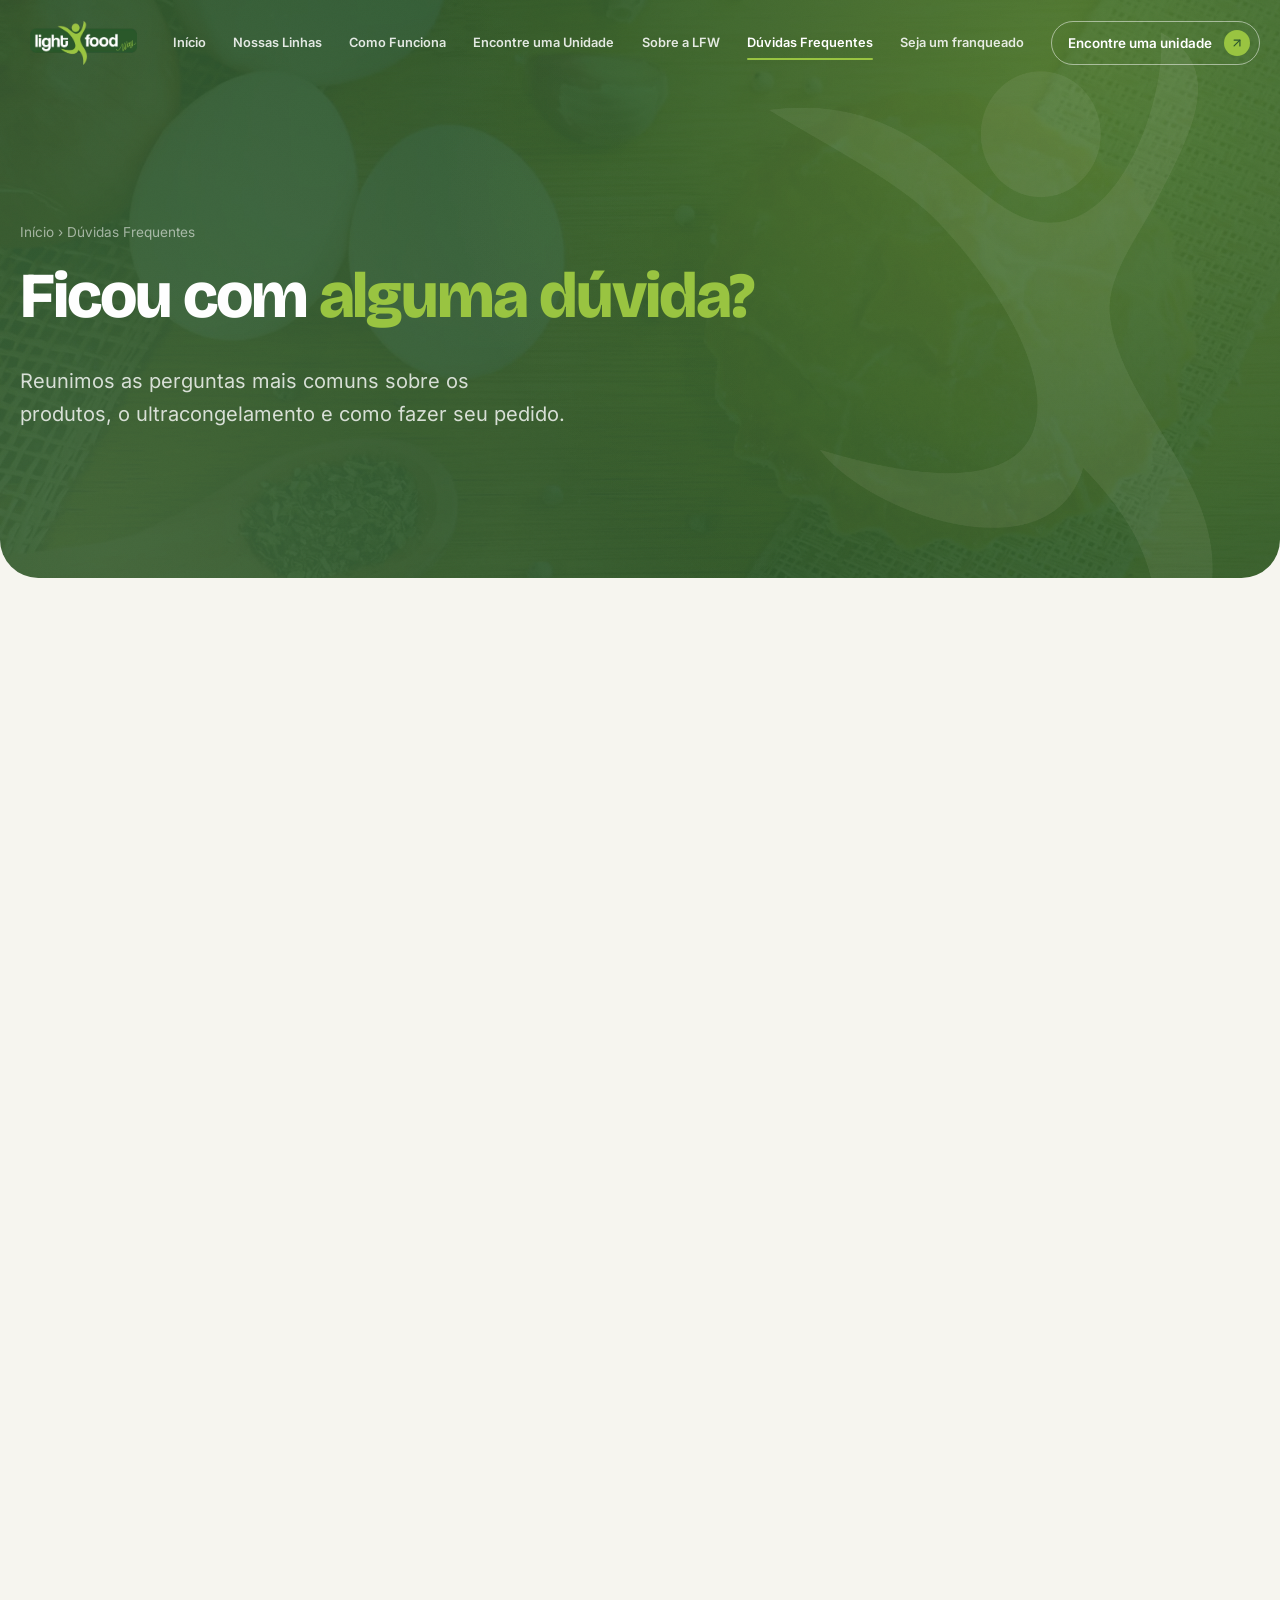
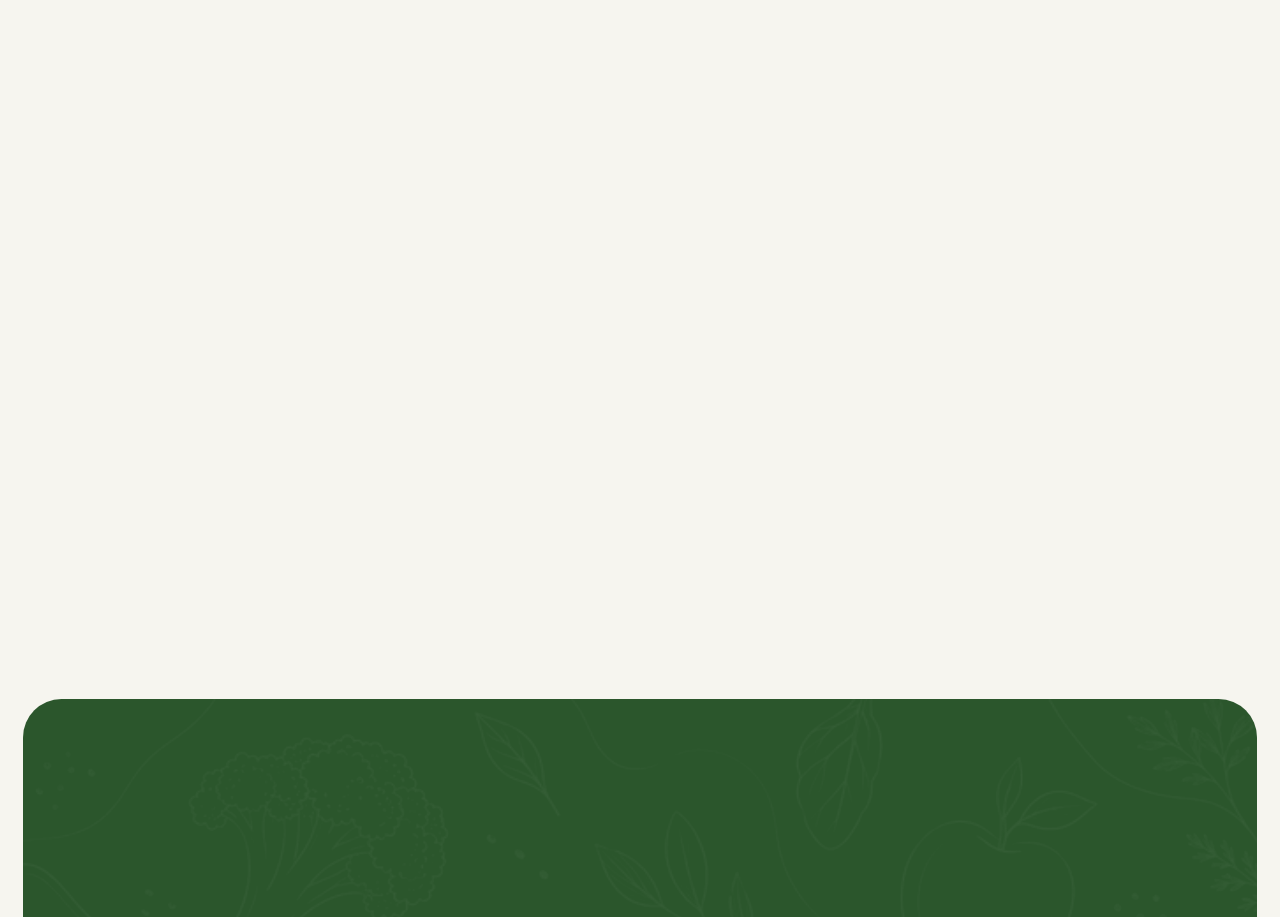
<file: faq.html>
<!DOCTYPE html>
<html lang="pt-BR">
<head>
<meta charset="utf-8">
<meta name="viewport" content="width=device-width, initial-scale=1">
<script>document.documentElement.classList.add("js");if((!("PageRevealEvent" in window)||location.protocol==="file:")&&!matchMedia("(prefers-reduced-motion: reduce)").matches)document.documentElement.classList.add("transicao-js")</script>
<title>Dúvidas Frequentes — Light Food Way</title>
<meta name="description" content="Tire suas dúvidas sobre os produtos Light Food Way: lactose, glúten, conservantes, ultracongelamento, onde comprar e como pedir.">
<meta name="theme-color" content="#2B562C">
<link rel="canonical" href="https://www.lightfoodway.com.br/faq.html">

<meta property="og:type" content="website">
<meta property="og:site_name" content="Light Food Way">
<meta property="og:title" content="Dúvidas Frequentes — Light Food Way">
<meta property="og:description" content="Tire suas dúvidas sobre os produtos Light Food Way: lactose, glúten, conservantes, ultracongelamento, onde comprar e como pedir.">
<meta property="og:url" content="https://www.lightfoodway.com.br/faq.html">
<meta property="og:image" content="https://www.lightfoodway.com.br/assets/img/og-lightfoodway.webp">
<meta property="og:image:type" content="image/webp">
<meta property="og:image:width" content="1200">
<meta property="og:image:height" content="630">
<meta property="og:image:alt" content="Refeições Light Food Way prontas para levar">
<meta property="og:locale" content="pt_BR">
<meta name="twitter:card" content="summary_large_image">

<link rel="icon" href="assets/img/favicon.ico?v=4" sizes="32x32">
<link rel="icon" href="assets/img/favicon.svg?v=4" type="image/svg+xml">
<link rel="apple-touch-icon" href="assets/img/apple-touch-icon.png?v=4">
<link rel="preload" href="assets/fonts/inter-latin.woff2" as="font" type="font/woff2" crossorigin>
<link rel="preload" href="assets/fonts/bricolage-grotesque-latin.woff2" as="font" type="font/woff2" crossorigin>
<link rel="stylesheet" href="style.min.css?v=2026-10-16">
<link rel="stylesheet" href="page-transitions.min.css?v=2026-10-16">
<script type="speculationrules">{"prerender":[{"where":{"href_matches":"/*"},"eagerness":"moderate"}]}</script>
</head>
<body>
<a class="pular-link" href="#conteudo">Pular para o conteúdo</a>

<header class="header" data-header>
  <div class="container nav-wrap">
    <a class="logo" href="index.html" aria-label="Light Food Way — página inicial">
      <img class="logo__img" src="assets/img/logo-lightfoodway.webp" alt="Light Food Way" width="532" height="219">
    </a>

    <nav class="desktop-nav" aria-label="Menu principal">
      <a href="index.html">Início</a>
      <a href="nossas-linhas.html">Nossas Linhas</a>
      <a href="como-funciona.html">Como Funciona</a>
      <a href="unidades.html">Encontre uma Unidade</a>
      <a href="sobre.html">Sobre a LFW</a>
      <a href="faq.html" aria-current="page">Dúvidas Frequentes</a>
      <a href="expansao.html">Seja um franqueado</a>
    </nav>

    <a class="contact-pill" href="unidades.html">Encontre uma unidade
      <span><svg viewBox="0 0 24 24" fill="none" stroke="currentColor" stroke-width="2" stroke-linecap="round" stroke-linejoin="round" aria-hidden="true" focusable="false"><path d="M7 7h10v10"/><path d="M7 17 17 7"/></svg></span>
    </a>

    <button class="menu-btn" data-menu-toggle type="button" aria-label="Abrir menu" aria-expanded="false" aria-controls="menu">
      <span class="menu-btn__linhas" aria-hidden="true"><span></span><span></span><span></span></span>
    </button>
  </div>

  <!-- Menu de tela cheia: aparece quando os links não cabem na barra -->
  <nav class="mobile-nav" id="menu" data-nav aria-label="Menu">
    <ul class="mobile-nav__lista">
      <li><a href="index.html"><span class="mobile-nav__n" aria-hidden="true">01</span><span class="mobile-nav__txt">Início</span><span class="mobile-nav__seta" aria-hidden="true"><svg viewBox="0 0 24 24" fill="none" stroke="currentColor" stroke-width="2" stroke-linecap="round" stroke-linejoin="round" aria-hidden="true" focusable="false"><path d="M7 7h10v10"/><path d="M7 17 17 7"/></svg></span></a></li>
      <li><a href="nossas-linhas.html"><span class="mobile-nav__n" aria-hidden="true">02</span><span class="mobile-nav__txt">Nossas Linhas</span><span class="mobile-nav__seta" aria-hidden="true"><svg viewBox="0 0 24 24" fill="none" stroke="currentColor" stroke-width="2" stroke-linecap="round" stroke-linejoin="round" aria-hidden="true" focusable="false"><path d="M7 7h10v10"/><path d="M7 17 17 7"/></svg></span></a></li>
      <li><a href="como-funciona.html"><span class="mobile-nav__n" aria-hidden="true">03</span><span class="mobile-nav__txt">Como Funciona</span><span class="mobile-nav__seta" aria-hidden="true"><svg viewBox="0 0 24 24" fill="none" stroke="currentColor" stroke-width="2" stroke-linecap="round" stroke-linejoin="round" aria-hidden="true" focusable="false"><path d="M7 7h10v10"/><path d="M7 17 17 7"/></svg></span></a></li>
      <li><a href="unidades.html"><span class="mobile-nav__n" aria-hidden="true">04</span><span class="mobile-nav__txt">Encontre uma Unidade</span><span class="mobile-nav__seta" aria-hidden="true"><svg viewBox="0 0 24 24" fill="none" stroke="currentColor" stroke-width="2" stroke-linecap="round" stroke-linejoin="round" aria-hidden="true" focusable="false"><path d="M7 7h10v10"/><path d="M7 17 17 7"/></svg></span></a></li>
      <li><a href="sobre.html"><span class="mobile-nav__n" aria-hidden="true">05</span><span class="mobile-nav__txt">Sobre a LFW</span><span class="mobile-nav__seta" aria-hidden="true"><svg viewBox="0 0 24 24" fill="none" stroke="currentColor" stroke-width="2" stroke-linecap="round" stroke-linejoin="round" aria-hidden="true" focusable="false"><path d="M7 7h10v10"/><path d="M7 17 17 7"/></svg></span></a></li>
      <li><a href="faq.html" aria-current="page"><span class="mobile-nav__n" aria-hidden="true">06</span><span class="mobile-nav__txt">Dúvidas Frequentes</span><span class="mobile-nav__seta" aria-hidden="true"><svg viewBox="0 0 24 24" fill="none" stroke="currentColor" stroke-width="2" stroke-linecap="round" stroke-linejoin="round" aria-hidden="true" focusable="false"><path d="M7 7h10v10"/><path d="M7 17 17 7"/></svg></span></a></li>
      <li><a href="expansao.html"><span class="mobile-nav__n" aria-hidden="true">07</span><span class="mobile-nav__txt">Seja um franqueado</span><span class="mobile-nav__seta" aria-hidden="true"><svg viewBox="0 0 24 24" fill="none" stroke="currentColor" stroke-width="2" stroke-linecap="round" stroke-linejoin="round" aria-hidden="true" focusable="false"><path d="M7 7h10v10"/><path d="M7 17 17 7"/></svg></span></a></li>
    </ul>
    <div class="mobile-nav__base">
      <a class="btn btn--primario" href="unidades.html"><span class="btn-txt">Encontre uma unidade</span><span class="btn-fundo" aria-hidden="true"></span><span class="btn-txt btn-txt--fundo" aria-hidden="true">Encontre uma unidade</span><span class="btn-icone" aria-hidden="true"><svg class="btn-icone__sai" viewBox="0 0 24 24" fill="none" stroke="currentColor" stroke-width="2" stroke-linecap="round" stroke-linejoin="round" aria-hidden="true" focusable="false"><path d="M7 7h10v10"/><path d="M7 17 17 7"/></svg><svg class="btn-icone__entra" viewBox="0 0 24 24" fill="none" stroke="currentColor" stroke-width="2" stroke-linecap="round" stroke-linejoin="round" aria-hidden="true" focusable="false"><path d="M7 7h10v10"/><path d="M7 17 17 7"/></svg></span></a>
      <a class="btn btn--fantasma" href="unidades.html#pedido"><span class="btn-txt">Faça seu pedido</span><span class="btn-fundo" aria-hidden="true"></span><span class="btn-txt btn-txt--fundo" aria-hidden="true">Faça seu pedido</span><span class="btn-icone" aria-hidden="true"><svg class="btn-icone__sai" viewBox="0 0 24 24" fill="none" stroke="currentColor" stroke-width="2" stroke-linecap="round" stroke-linejoin="round" aria-hidden="true" focusable="false"><path d="M7 7h10v10"/><path d="M7 17 17 7"/></svg><svg class="btn-icone__entra" viewBox="0 0 24 24" fill="none" stroke="currentColor" stroke-width="2" stroke-linecap="round" stroke-linejoin="round" aria-hidden="true" focusable="false"><path d="M7 7h10v10"/><path d="M7 17 17 7"/></svg></span></a>
    </div>
  </nav>
</header>
<main id="conteudo">

  <section class="hero-pagina hero-pagina--foto hero-pagina--faq">
    <div class="container">
      <nav class="migalhas" aria-label="Você está aqui"><a href="index.html">Início</a> <span aria-hidden="true">›</span> Dúvidas Frequentes</nav>
      <h1>Ficou com <em>alguma dúvida?</em></h1>
      <p>Reunimos as perguntas mais comuns sobre os produtos, o ultracongelamento e como fazer seu pedido.</p>
    </div>
  </section>

  <section class="secao">
    <div class="container">
      <div class="faq" data-faq>
        <div class="faq__item">
          <h3 class="faq__titulo">
            <button class="faq__pergunta" type="button" aria-expanded="false" id="faq-p1" aria-controls="faq-r1">
              <span>O que é a Light Food Way?</span>
              <span class="faq__icone" aria-hidden="true"></span>
            </button>
          </h3>
          <div class="faq__resposta" id="faq-r1" role="region" aria-labelledby="faq-p1">
            <p>A Light Food Way é uma marca de alimentação prática que oferece diferentes opções de refeições para facilitar a rotina dos consumidores.</p>
          </div>
        </div>
        <div class="faq__item">
          <h3 class="faq__titulo">
            <button class="faq__pergunta" type="button" aria-expanded="false" id="faq-p2" aria-controls="faq-r2">
              <span>Os produtos da Light Food Way possuem lactose?</span>
              <span class="faq__icone" aria-hidden="true"></span>
            </button>
          </h3>
          <div class="faq__resposta" id="faq-r2" role="region" aria-labelledby="faq-p2">
            <p>Os produtos da Light Food Way são desenvolvidos sem lactose.</p>
          </div>
        </div>
        <div class="faq__item">
          <h3 class="faq__titulo">
            <button class="faq__pergunta" type="button" aria-expanded="false" id="faq-p3" aria-controls="faq-r3">
              <span>Os produtos possuem glúten?</span>
              <span class="faq__icone" aria-hidden="true"></span>
            </button>
          </h3>
          <div class="faq__resposta" id="faq-r3" role="region" aria-labelledby="faq-p3">
            <p>Os produtos da Light Food Way são produzidos sem glúten.</p>
          </div>
        </div>
        <div class="faq__item">
          <h3 class="faq__titulo">
            <button class="faq__pergunta" type="button" aria-expanded="false" id="faq-p4" aria-controls="faq-r4">
              <span>Os produtos possuem conservantes?</span>
              <span class="faq__icone" aria-hidden="true"></span>
            </button>
          </h3>
          <div class="faq__resposta" id="faq-r4" role="region" aria-labelledby="faq-p4">
            <p>Os produtos da Light Food Way não possuem conservantes adicionados.</p>
          </div>
        </div>
        <div class="faq__item">
          <h3 class="faq__titulo">
            <button class="faq__pergunta" type="button" aria-expanded="false" id="faq-p5" aria-controls="faq-r5">
              <span>O que significa ultracongelado?</span>
              <span class="faq__icone" aria-hidden="true"></span>
            </button>
          </h3>
          <div class="faq__resposta" id="faq-r5" role="region" aria-labelledby="faq-p5">
            <p>O ultracongelamento é um processo no qual a temperatura do alimento é reduzida rapidamente. Ele é diferente do congelamento convencional e é utilizado para ajudar a preservar as características dos alimentos.</p>
          </div>
        </div>
        <div class="faq__item">
          <h3 class="faq__titulo">
            <button class="faq__pergunta" type="button" aria-expanded="false" id="faq-p6" aria-controls="faq-r6">
              <span>Onde posso comprar?</span>
              <span class="faq__icone" aria-hidden="true"></span>
            </button>
          </h3>
          <div class="faq__resposta" id="faq-r6" role="region" aria-labelledby="faq-p6">
            <p>Você pode encontrar a Light Food Way em diferentes unidades. Utilize nosso mapa ou a busca por cidade/CEP para encontrar a unidade mais próxima.</p>
          </div>
        </div>
        <div class="faq__item">
          <h3 class="faq__titulo">
            <button class="faq__pergunta" type="button" aria-expanded="false" id="faq-p7" aria-controls="faq-r7">
              <span>Posso pedir pelo iFood?</span>
              <span class="faq__icone" aria-hidden="true"></span>
            </button>
          </h3>
          <div class="faq__resposta" id="faq-r7" role="region" aria-labelledby="faq-p7">
            <p>Algumas unidades disponibilizam seus produtos pelo iFood. Consulte a unidade da sua região.</p>
          </div>
        </div>
        <div class="faq__item">
          <h3 class="faq__titulo">
            <button class="faq__pergunta" type="button" aria-expanded="false" id="faq-p8" aria-controls="faq-r8">
              <span>Posso pedir pelo WhatsApp?</span>
              <span class="faq__icone" aria-hidden="true"></span>
            </button>
          </h3>
          <div class="faq__resposta" id="faq-r8" role="region" aria-labelledby="faq-p8">
            <p>Algumas unidades também realizam atendimento e pedidos pelo WhatsApp. Consulte a unidade mais próxima.</p>
          </div>
        </div>
        <div class="faq__item">
          <h3 class="faq__titulo">
            <button class="faq__pergunta" type="button" aria-expanded="false" id="faq-p9" aria-controls="faq-r9">
              <span>A Light Food Way possui opções para quem treina?</span>
              <span class="faq__icone" aria-hidden="true"></span>
            </button>
          </h3>
          <div class="faq__resposta" id="faq-r9" role="region" aria-labelledby="faq-p9">
            <p>Sim. A marca possui uma linha Maromba com opções voltadas para quem busca praticidade dentro de uma rotina de treinos.</p>
          </div>
        </div>
        <div class="faq__item">
          <h3 class="faq__titulo">
            <button class="faq__pergunta" type="button" aria-expanded="false" id="faq-p10" aria-controls="faq-r10">
              <span>Existem opções vegetarianas?</span>
              <span class="faq__icone" aria-hidden="true"></span>
            </button>
          </h3>
          <div class="faq__resposta" id="faq-r10" role="region" aria-labelledby="faq-p10">
            <p>Sim, nós temos uma linha voltada para esse público.</p>
          </div>
        </div>
        <div class="faq__item">
          <h3 class="faq__titulo">
            <button class="faq__pergunta" type="button" aria-expanded="false" id="faq-p11" aria-controls="faq-r11">
              <span>Posso comprar para a semana?</span>
              <span class="faq__icone" aria-hidden="true"></span>
            </button>
          </h3>
          <div class="faq__resposta" id="faq-r11" role="region" aria-labelledby="faq-p11">
            <p>Sim. As refeições ultracongeladas são uma opção prática para quem deseja organizar parte da alimentação da semana.</p>
          </div>
        </div>
        <div class="faq__item">
          <h3 class="faq__titulo">
            <button class="faq__pergunta" type="button" aria-expanded="false" id="faq-p12" aria-controls="faq-r12">
              <span>O cardápio é igual em todas as unidades?</span>
              <span class="faq__icone" aria-hidden="true"></span>
            </button>
          </h3>
          <div class="faq__resposta" id="faq-r12" role="region" aria-labelledby="faq-p12">
            <p>O portfólio pode variar de acordo com a unidade. Consulte a unidade mais próxima para conhecer o cardápio disponível.</p>
          </div>
        </div>
      </div>
    </div>
  </section>


  <section class="secao cta-final">
    <div class="container">
      <h2>Sua próxima refeição pode ser <em>muito mais prática</em></h2>
      <p>Encontre uma Light Food Way perto de você e descubra suas próximas refeições favoritas.</p>
      <div class="acoes acoes--centro">
        <a class="btn btn--primario btn--grande" href="unidades.html"><span class="btn-txt">Encontrar uma unidade</span><span class="btn-fundo" aria-hidden="true"></span><span class="btn-txt btn-txt--fundo" aria-hidden="true">Encontrar uma unidade</span><span class="btn-icone" aria-hidden="true"><svg class="btn-icone__sai" viewBox="0 0 24 24" fill="none" stroke="currentColor" stroke-width="2" stroke-linecap="round" stroke-linejoin="round" aria-hidden="true" focusable="false"><path d="M7 7h10v10"/><path d="M7 17 17 7"/></svg><svg class="btn-icone__entra" viewBox="0 0 24 24" fill="none" stroke="currentColor" stroke-width="2" stroke-linecap="round" stroke-linejoin="round" aria-hidden="true" focusable="false"><path d="M7 7h10v10"/><path d="M7 17 17 7"/></svg></span></a>
        <a class="btn btn--fantasma btn--grande" href="nossas-linhas.html"><span class="btn-txt">Conhecer nossas linhas</span><span class="btn-fundo" aria-hidden="true"></span><span class="btn-txt btn-txt--fundo" aria-hidden="true">Conhecer nossas linhas</span><span class="btn-icone" aria-hidden="true"><svg class="btn-icone__sai" viewBox="0 0 24 24" fill="none" stroke="currentColor" stroke-width="2" stroke-linecap="round" stroke-linejoin="round" aria-hidden="true" focusable="false"><path d="M7 7h10v10"/><path d="M7 17 17 7"/></svg><svg class="btn-icone__entra" viewBox="0 0 24 24" fill="none" stroke="currentColor" stroke-width="2" stroke-linecap="round" stroke-linejoin="round" aria-hidden="true" focusable="false"><path d="M7 7h10v10"/><path d="M7 17 17 7"/></svg></span></a>
      </div>
    </div>
  </section>


</main>

<footer class="rodape">
  <div class="container">
    <div class="rodape__grid">
      <div class="rodape__sobre">
        <a class="logo" href="index.html">
          <img class="logo__img" src="assets/img/logo-lightfoodway.webp" alt="Light Food Way" width="532" height="219">
        </a>
        <p>Comida de verdade para deixar sua rotina mais leve. Refeições práticas, saborosas e ultracongeladas.</p>
        <div class="sociais">
          <a href="https://www.instagram.com/lightfoodway/" target="_blank" rel="noopener" aria-label="Instagram da Light Food Way">Instagram</a>
          <a href="https://www.facebook.com/lightfoodway/?locale=pt_BR" target="_blank" rel="noopener" aria-label="Facebook da Light Food Way">Facebook</a>
          <!-- TikTok: sem perfil oficial definido. Para reativar, troque a URL pelo perfil real e descomente.
          <a href="https://www.tiktok.com/@lightfoodway" target="_blank" rel="noopener" aria-label="TikTok da Light Food Way">TikTok</a>
          -->
        </div>
      </div>

      <div>
        <h2 class="rodape__titulo">Navegação</h2>
        <ul class="rodape__lista">
          <li><a href="index.html">Início</a></li>
          <li><a href="nossas-linhas.html">Nossas Linhas</a></li>
          <li><a href="como-funciona.html">Como Funciona</a></li>
          <li><a href="unidades.html">Encontre uma Unidade</a></li>
          <li><a href="sobre.html">Sobre a LFW</a></li>
          <li><a href="faq.html">Dúvidas Frequentes</a></li>
        </ul>
      </div>

      <div>
        <h2 class="rodape__titulo">Consumidor</h2>
        <ul class="rodape__lista">
          <li><a href="unidades.html">Encontre uma unidade</a></li>
          <li><a href="unidades.html#pedido">Faça seu pedido</a></li>
          <li><a href="faq.html">Dúvidas frequentes</a></li>
          <li><a href="mailto:contato@lightfoodway.com.br">Fale conosco</a></li>
        </ul>
      </div>

      <div>
        <h2 class="rodape__titulo">Institucional</h2>
        <ul class="rodape__lista">
          <li><a href="sobre.html">Sobre a LFW</a></li>
          <li><a href="#politica-de-privacidade" data-legal="privacidade">Política de Privacidade</a></li>
          <li><a href="#termos-de-uso" data-legal="termos">Termos de Uso</a></li>
        </ul>
      </div>
    </div>

    <!-- Franquias: acesso secundário, apenas no rodapé (briefing, item 1) -->
    <div class="rodape__expansao">
      <span><strong>Quer empreender com a Light Food Way na sua cidade?</strong> Conheça nosso modelo de expansão e fale com nossa equipe.</span>
      <a class="link-seta link-seta--claro" href="expansao.html">Seja um franqueado <svg class="icone" viewBox="0 0 24 24" fill="none" stroke="currentColor" stroke-width="1.6" stroke-linecap="round" stroke-linejoin="round" aria-hidden="true" focusable="false"><path d="M5 12h14"/><path d="m12 5 7 7-7 7"/></svg></a>
    </div>

    <div class="rodape__selos">
      <img src="assets/img/selo-eureciclo.webp" alt="Selo eureciclo" width="271" height="74" loading="lazy" decoding="async">
      <img src="assets/img/selo-abf.webp" alt="ABF, Associação Brasileira de Franchising" width="502" height="96" loading="lazy" decoding="async">
    </div>

    <div class="rodape__base">
      <p>© <span data-ano>2026</span> Light Food Way. Todos os direitos reservados.</p>
      <ul>
        <li><a href="#politica-de-privacidade" data-legal="privacidade">Privacidade</a></li>
        <li><a href="#termos-de-uso" data-legal="termos">Termos</a></li>
      </ul>
      <a class="gr-credit" href="https://grbrands.com.br" target="_blank" rel="noopener noreferrer" aria-label="Desenvolvido por GR Brands — abrir site"><span>Desenvolvido por</span><span class="gr-lockup"><img src="assets/img/grbrands-icon-white.svg" alt="" width="84" height="84"><strong>GR Brands<span class="gr-dot">.</span></strong></span></a>
    </div>
  </div>
</footer>

<div class="cta-mobile">
  <a class="btn btn--primario btn--bloco" href="unidades.html"><span class="btn-txt">Encontre uma unidade</span><span class="btn-fundo" aria-hidden="true"></span><span class="btn-txt btn-txt--fundo" aria-hidden="true">Encontre uma unidade</span><span class="btn-icone" aria-hidden="true"><svg class="btn-icone__sai" viewBox="0 0 24 24" fill="none" stroke="currentColor" stroke-width="2" stroke-linecap="round" stroke-linejoin="round" aria-hidden="true" focusable="false"><path d="M7 7h10v10"/><path d="M7 17 17 7"/></svg><svg class="btn-icone__entra" viewBox="0 0 24 24" fill="none" stroke="currentColor" stroke-width="2" stroke-linecap="round" stroke-linejoin="round" aria-hidden="true" focusable="false"><path d="M7 7h10v10"/><path d="M7 17 17 7"/></svg></span></a>
</div>

<script src="main.min.js?v=2026-10-09" defer></script>
<script src="page-transitions.min.js?v=2026-10-16" defer></script>
</body>
</html>
</file>
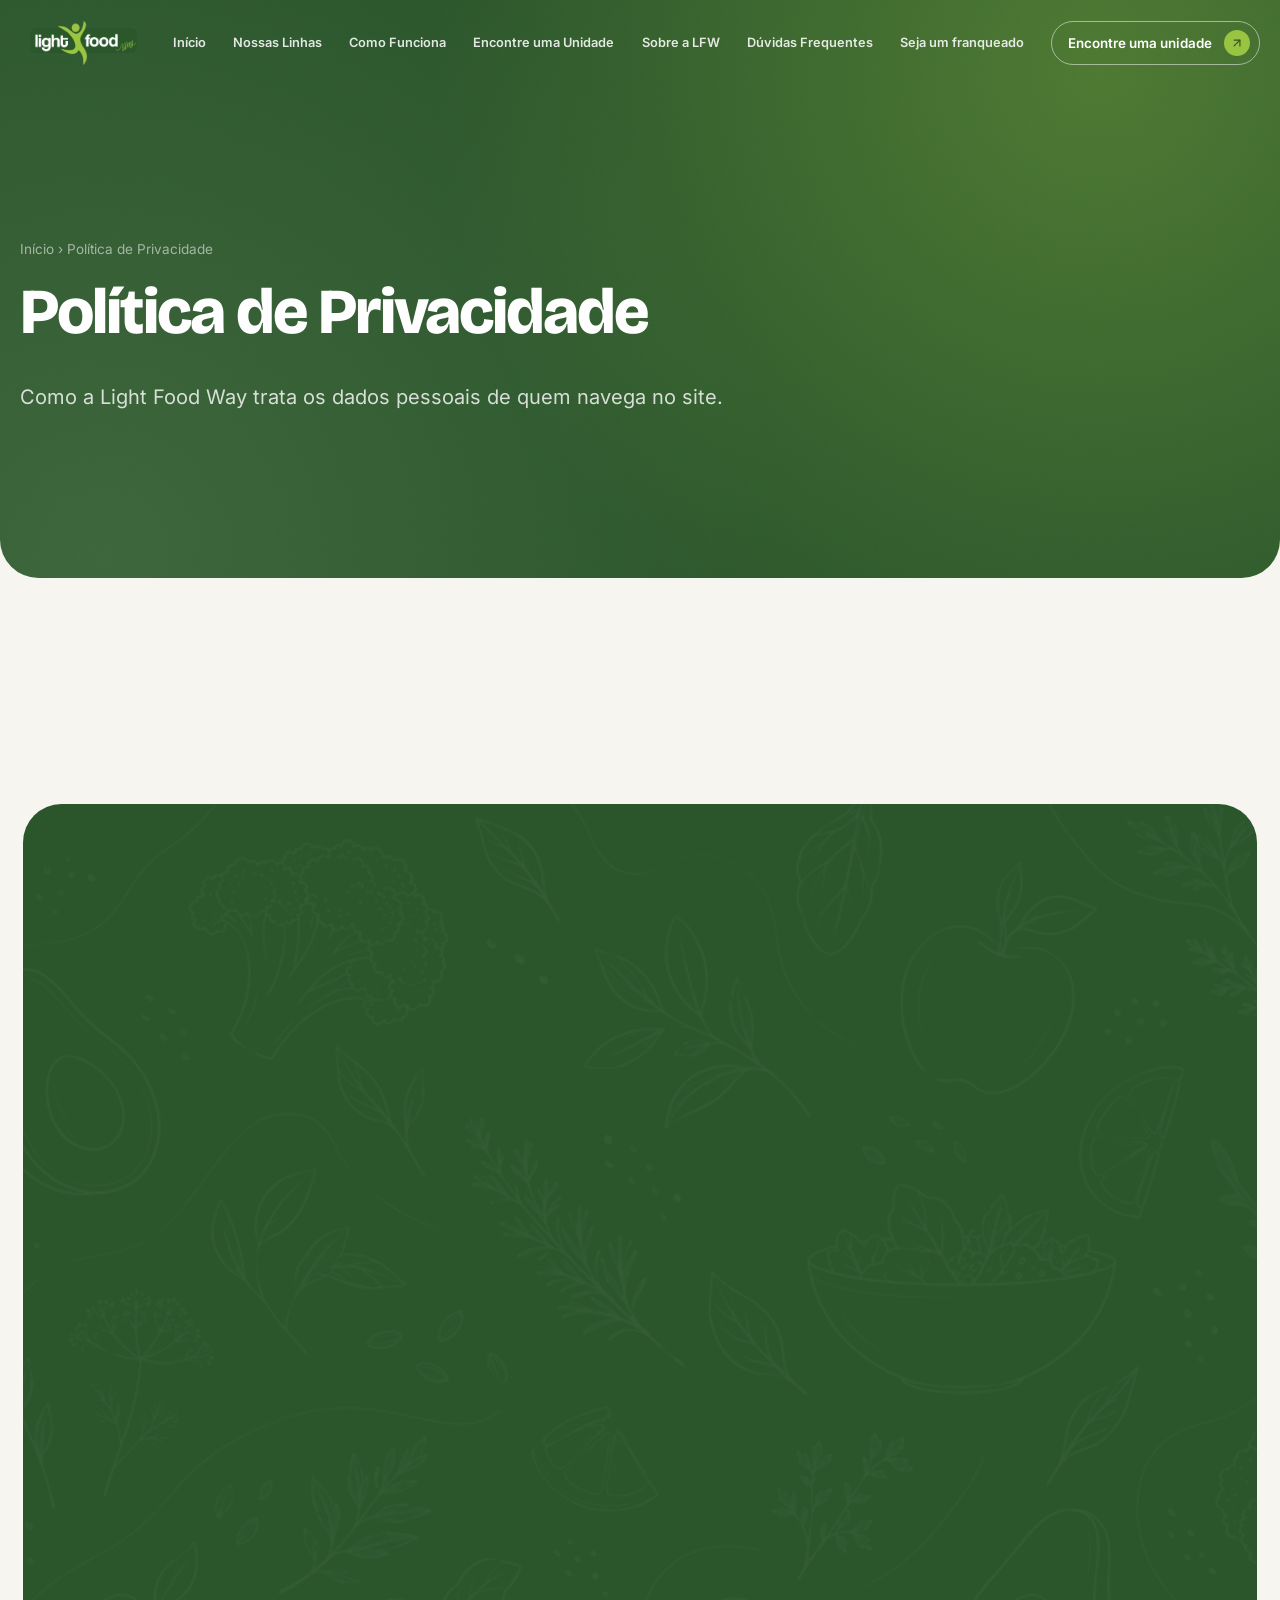
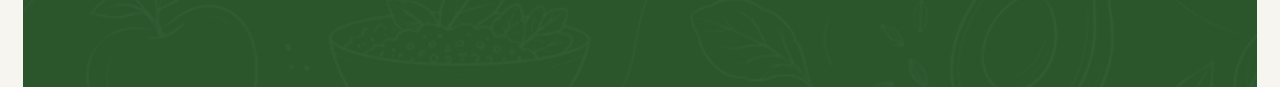
<file: politica-de-privacidade.html>
<!DOCTYPE html>
<html lang="pt-BR">
<head>
<meta charset="utf-8">
<meta name="viewport" content="width=device-width, initial-scale=1">
<script>document.documentElement.classList.add("js");if((!("PageRevealEvent" in window)||location.protocol==="file:")&&!matchMedia("(prefers-reduced-motion: reduce)").matches)document.documentElement.classList.add("transicao-js")</script>
<title>Política de Privacidade — Light Food Way</title>
<meta name="description" content="Como a Light Food Way trata os dados pessoais de quem navega no site.">
<meta name="theme-color" content="#2B562C">
<meta name="robots" content="noindex,follow">
<link rel="canonical" href="https://www.lightfoodway.com.br/politica-de-privacidade.html">

<meta property="og:type" content="website">
<meta property="og:site_name" content="Light Food Way">
<meta property="og:title" content="Política de Privacidade — Light Food Way">
<meta property="og:description" content="Como a Light Food Way trata os dados pessoais de quem navega no site.">
<meta property="og:url" content="https://www.lightfoodway.com.br/politica-de-privacidade.html">
<meta property="og:image" content="https://www.lightfoodway.com.br/assets/img/og-lightfoodway.webp">
<meta property="og:image:type" content="image/webp">
<meta property="og:image:width" content="1200">
<meta property="og:image:height" content="630">
<meta property="og:image:alt" content="Refeições Light Food Way prontas para levar">
<meta property="og:locale" content="pt_BR">
<meta name="twitter:card" content="summary_large_image">

<link rel="icon" href="assets/img/favicon.ico?v=4" sizes="32x32">
<link rel="icon" href="assets/img/favicon.svg?v=4" type="image/svg+xml">
<link rel="apple-touch-icon" href="assets/img/apple-touch-icon.png?v=4">
<link rel="preload" href="assets/fonts/inter-latin.woff2" as="font" type="font/woff2" crossorigin>
<link rel="preload" href="assets/fonts/bricolage-grotesque-latin.woff2" as="font" type="font/woff2" crossorigin>
<link rel="stylesheet" href="style.min.css?v=2026-10-16">
<link rel="stylesheet" href="page-transitions.min.css?v=2026-10-16">
<script type="speculationrules">{"prerender":[{"where":{"href_matches":"/*"},"eagerness":"moderate"}]}</script>
</head>
<body>
<a class="pular-link" href="#conteudo">Pular para o conteúdo</a>

<header class="header" data-header>
  <div class="container nav-wrap">
    <a class="logo" href="index.html" aria-label="Light Food Way — página inicial">
      <img class="logo__img" src="assets/img/logo-lightfoodway.webp" alt="Light Food Way" width="532" height="219">
    </a>

    <nav class="desktop-nav" aria-label="Menu principal">
      <a href="index.html">Início</a>
      <a href="nossas-linhas.html">Nossas Linhas</a>
      <a href="como-funciona.html">Como Funciona</a>
      <a href="unidades.html">Encontre uma Unidade</a>
      <a href="sobre.html">Sobre a LFW</a>
      <a href="faq.html">Dúvidas Frequentes</a>
      <a href="expansao.html">Seja um franqueado</a>
    </nav>

    <a class="contact-pill" href="unidades.html">Encontre uma unidade
      <span><svg viewBox="0 0 24 24" fill="none" stroke="currentColor" stroke-width="2" stroke-linecap="round" stroke-linejoin="round" aria-hidden="true" focusable="false"><path d="M7 7h10v10"/><path d="M7 17 17 7"/></svg></span>
    </a>

    <button class="menu-btn" data-menu-toggle type="button" aria-label="Abrir menu" aria-expanded="false" aria-controls="menu">
      <span class="menu-btn__linhas" aria-hidden="true"><span></span><span></span><span></span></span>
    </button>
  </div>

  <!-- Menu de tela cheia: aparece quando os links não cabem na barra -->
  <nav class="mobile-nav" id="menu" data-nav aria-label="Menu">
    <ul class="mobile-nav__lista">
      <li><a href="index.html"><span class="mobile-nav__n" aria-hidden="true">01</span><span class="mobile-nav__txt">Início</span><span class="mobile-nav__seta" aria-hidden="true"><svg viewBox="0 0 24 24" fill="none" stroke="currentColor" stroke-width="2" stroke-linecap="round" stroke-linejoin="round" aria-hidden="true" focusable="false"><path d="M7 7h10v10"/><path d="M7 17 17 7"/></svg></span></a></li>
      <li><a href="nossas-linhas.html"><span class="mobile-nav__n" aria-hidden="true">02</span><span class="mobile-nav__txt">Nossas Linhas</span><span class="mobile-nav__seta" aria-hidden="true"><svg viewBox="0 0 24 24" fill="none" stroke="currentColor" stroke-width="2" stroke-linecap="round" stroke-linejoin="round" aria-hidden="true" focusable="false"><path d="M7 7h10v10"/><path d="M7 17 17 7"/></svg></span></a></li>
      <li><a href="como-funciona.html"><span class="mobile-nav__n" aria-hidden="true">03</span><span class="mobile-nav__txt">Como Funciona</span><span class="mobile-nav__seta" aria-hidden="true"><svg viewBox="0 0 24 24" fill="none" stroke="currentColor" stroke-width="2" stroke-linecap="round" stroke-linejoin="round" aria-hidden="true" focusable="false"><path d="M7 7h10v10"/><path d="M7 17 17 7"/></svg></span></a></li>
      <li><a href="unidades.html"><span class="mobile-nav__n" aria-hidden="true">04</span><span class="mobile-nav__txt">Encontre uma Unidade</span><span class="mobile-nav__seta" aria-hidden="true"><svg viewBox="0 0 24 24" fill="none" stroke="currentColor" stroke-width="2" stroke-linecap="round" stroke-linejoin="round" aria-hidden="true" focusable="false"><path d="M7 7h10v10"/><path d="M7 17 17 7"/></svg></span></a></li>
      <li><a href="sobre.html"><span class="mobile-nav__n" aria-hidden="true">05</span><span class="mobile-nav__txt">Sobre a LFW</span><span class="mobile-nav__seta" aria-hidden="true"><svg viewBox="0 0 24 24" fill="none" stroke="currentColor" stroke-width="2" stroke-linecap="round" stroke-linejoin="round" aria-hidden="true" focusable="false"><path d="M7 7h10v10"/><path d="M7 17 17 7"/></svg></span></a></li>
      <li><a href="faq.html"><span class="mobile-nav__n" aria-hidden="true">06</span><span class="mobile-nav__txt">Dúvidas Frequentes</span><span class="mobile-nav__seta" aria-hidden="true"><svg viewBox="0 0 24 24" fill="none" stroke="currentColor" stroke-width="2" stroke-linecap="round" stroke-linejoin="round" aria-hidden="true" focusable="false"><path d="M7 7h10v10"/><path d="M7 17 17 7"/></svg></span></a></li>
      <li><a href="expansao.html"><span class="mobile-nav__n" aria-hidden="true">07</span><span class="mobile-nav__txt">Seja um franqueado</span><span class="mobile-nav__seta" aria-hidden="true"><svg viewBox="0 0 24 24" fill="none" stroke="currentColor" stroke-width="2" stroke-linecap="round" stroke-linejoin="round" aria-hidden="true" focusable="false"><path d="M7 7h10v10"/><path d="M7 17 17 7"/></svg></span></a></li>
    </ul>
    <div class="mobile-nav__base">
      <a class="btn btn--primario" href="unidades.html"><span class="btn-txt">Encontre uma unidade</span><span class="btn-fundo" aria-hidden="true"></span><span class="btn-txt btn-txt--fundo" aria-hidden="true">Encontre uma unidade</span><span class="btn-icone" aria-hidden="true"><svg class="btn-icone__sai" viewBox="0 0 24 24" fill="none" stroke="currentColor" stroke-width="2" stroke-linecap="round" stroke-linejoin="round" aria-hidden="true" focusable="false"><path d="M7 7h10v10"/><path d="M7 17 17 7"/></svg><svg class="btn-icone__entra" viewBox="0 0 24 24" fill="none" stroke="currentColor" stroke-width="2" stroke-linecap="round" stroke-linejoin="round" aria-hidden="true" focusable="false"><path d="M7 7h10v10"/><path d="M7 17 17 7"/></svg></span></a>
      <a class="btn btn--fantasma" href="unidades.html#pedido"><span class="btn-txt">Faça seu pedido</span><span class="btn-fundo" aria-hidden="true"></span><span class="btn-txt btn-txt--fundo" aria-hidden="true">Faça seu pedido</span><span class="btn-icone" aria-hidden="true"><svg class="btn-icone__sai" viewBox="0 0 24 24" fill="none" stroke="currentColor" stroke-width="2" stroke-linecap="round" stroke-linejoin="round" aria-hidden="true" focusable="false"><path d="M7 7h10v10"/><path d="M7 17 17 7"/></svg><svg class="btn-icone__entra" viewBox="0 0 24 24" fill="none" stroke="currentColor" stroke-width="2" stroke-linecap="round" stroke-linejoin="round" aria-hidden="true" focusable="false"><path d="M7 7h10v10"/><path d="M7 17 17 7"/></svg></span></a>
    </div>
  </nav>
</header>
<main id="conteudo">

  <section class="hero-pagina">
    <div class="container">
      <nav class="migalhas" aria-label="Você está aqui"><a href="index.html">Início</a> <span aria-hidden="true">›</span> Política de Privacidade</nav>
      <h1>Política de Privacidade</h1>
      <p>Como a Light Food Way trata os dados pessoais de quem navega no site.</p>
    </div>
  </section>

  <section class="secao">
    <div class="container container--narrow conteudo-texto">
      <button class="btn btn--primario btn--grande" type="button" data-legal="privacidade"><span class="btn-txt">Abrir Política de Privacidade</span><span class="btn-fundo" aria-hidden="true"></span><span class="btn-txt btn-txt--fundo" aria-hidden="true">Abrir Política de Privacidade</span><span class="btn-icone" aria-hidden="true"><svg class="btn-icone__sai" viewBox="0 0 24 24" fill="none" stroke="currentColor" stroke-width="2" stroke-linecap="round" stroke-linejoin="round" aria-hidden="true" focusable="false"><path d="M7 7h10v10"/><path d="M7 17 17 7"/></svg><svg class="btn-icone__entra" viewBox="0 0 24 24" fill="none" stroke="currentColor" stroke-width="2" stroke-linecap="round" stroke-linejoin="round" aria-hidden="true" focusable="false"><path d="M7 7h10v10"/><path d="M7 17 17 7"/></svg></span></button>
    </div>
  </section>

  <section class="secao cta-final">
    <div class="container">
      <h2>Sua próxima refeição pode ser <em>muito mais prática</em></h2>
      <p>Encontre uma Light Food Way perto de você e descubra suas próximas refeições favoritas.</p>
      <div class="acoes acoes--centro">
        <a class="btn btn--primario btn--grande" href="unidades.html"><span class="btn-txt">Encontrar uma unidade</span><span class="btn-fundo" aria-hidden="true"></span><span class="btn-txt btn-txt--fundo" aria-hidden="true">Encontrar uma unidade</span><span class="btn-icone" aria-hidden="true"><svg class="btn-icone__sai" viewBox="0 0 24 24" fill="none" stroke="currentColor" stroke-width="2" stroke-linecap="round" stroke-linejoin="round" aria-hidden="true" focusable="false"><path d="M7 7h10v10"/><path d="M7 17 17 7"/></svg><svg class="btn-icone__entra" viewBox="0 0 24 24" fill="none" stroke="currentColor" stroke-width="2" stroke-linecap="round" stroke-linejoin="round" aria-hidden="true" focusable="false"><path d="M7 7h10v10"/><path d="M7 17 17 7"/></svg></span></a>
        <a class="btn btn--fantasma btn--grande" href="nossas-linhas.html"><span class="btn-txt">Conhecer nossas linhas</span><span class="btn-fundo" aria-hidden="true"></span><span class="btn-txt btn-txt--fundo" aria-hidden="true">Conhecer nossas linhas</span><span class="btn-icone" aria-hidden="true"><svg class="btn-icone__sai" viewBox="0 0 24 24" fill="none" stroke="currentColor" stroke-width="2" stroke-linecap="round" stroke-linejoin="round" aria-hidden="true" focusable="false"><path d="M7 7h10v10"/><path d="M7 17 17 7"/></svg><svg class="btn-icone__entra" viewBox="0 0 24 24" fill="none" stroke="currentColor" stroke-width="2" stroke-linecap="round" stroke-linejoin="round" aria-hidden="true" focusable="false"><path d="M7 7h10v10"/><path d="M7 17 17 7"/></svg></span></a>
      </div>
    </div>
  </section>


</main>

<footer class="rodape">
  <div class="container">
    <div class="rodape__grid">
      <div class="rodape__sobre">
        <a class="logo" href="index.html">
          <img class="logo__img" src="assets/img/logo-lightfoodway.webp" alt="Light Food Way" width="532" height="219">
        </a>
        <p>Comida de verdade para deixar sua rotina mais leve. Refeições práticas, saborosas e ultracongeladas.</p>
        <div class="sociais">
          <a href="https://www.instagram.com/lightfoodway/" target="_blank" rel="noopener" aria-label="Instagram da Light Food Way">Instagram</a>
          <a href="https://www.facebook.com/lightfoodway/?locale=pt_BR" target="_blank" rel="noopener" aria-label="Facebook da Light Food Way">Facebook</a>
          <!-- TikTok: sem perfil oficial definido. Para reativar, troque a URL pelo perfil real e descomente.
          <a href="https://www.tiktok.com/@lightfoodway" target="_blank" rel="noopener" aria-label="TikTok da Light Food Way">TikTok</a>
          -->
        </div>
      </div>

      <div>
        <h2 class="rodape__titulo">Navegação</h2>
        <ul class="rodape__lista">
          <li><a href="index.html">Início</a></li>
          <li><a href="nossas-linhas.html">Nossas Linhas</a></li>
          <li><a href="como-funciona.html">Como Funciona</a></li>
          <li><a href="unidades.html">Encontre uma Unidade</a></li>
          <li><a href="sobre.html">Sobre a LFW</a></li>
          <li><a href="faq.html">Dúvidas Frequentes</a></li>
        </ul>
      </div>

      <div>
        <h2 class="rodape__titulo">Consumidor</h2>
        <ul class="rodape__lista">
          <li><a href="unidades.html">Encontre uma unidade</a></li>
          <li><a href="unidades.html#pedido">Faça seu pedido</a></li>
          <li><a href="faq.html">Dúvidas frequentes</a></li>
          <li><a href="mailto:contato@lightfoodway.com.br">Fale conosco</a></li>
        </ul>
      </div>

      <div>
        <h2 class="rodape__titulo">Institucional</h2>
        <ul class="rodape__lista">
          <li><a href="sobre.html">Sobre a LFW</a></li>
          <li><a href="#politica-de-privacidade" data-legal="privacidade">Política de Privacidade</a></li>
          <li><a href="#termos-de-uso" data-legal="termos">Termos de Uso</a></li>
        </ul>
      </div>
    </div>

    <!-- Franquias: acesso secundário, apenas no rodapé (briefing, item 1) -->
    <div class="rodape__expansao">
      <span><strong>Quer empreender com a Light Food Way na sua cidade?</strong> Conheça nosso modelo de expansão e fale com nossa equipe.</span>
      <a class="link-seta link-seta--claro" href="expansao.html">Seja um franqueado <svg class="icone" viewBox="0 0 24 24" fill="none" stroke="currentColor" stroke-width="1.6" stroke-linecap="round" stroke-linejoin="round" aria-hidden="true" focusable="false"><path d="M5 12h14"/><path d="m12 5 7 7-7 7"/></svg></a>
    </div>

    <div class="rodape__selos">
      <img src="assets/img/selo-eureciclo.webp" alt="Selo eureciclo" width="271" height="74" loading="lazy" decoding="async">
      <img src="assets/img/selo-abf.webp" alt="ABF, Associação Brasileira de Franchising" width="502" height="96" loading="lazy" decoding="async">
    </div>

    <div class="rodape__base">
      <p>© <span data-ano>2026</span> Light Food Way. Todos os direitos reservados.</p>
      <ul>
        <li><a href="#politica-de-privacidade" data-legal="privacidade">Privacidade</a></li>
        <li><a href="#termos-de-uso" data-legal="termos">Termos</a></li>
      </ul>
      <a class="gr-credit" href="https://grbrands.com.br" target="_blank" rel="noopener noreferrer" aria-label="Desenvolvido por GR Brands — abrir site"><span>Desenvolvido por</span><span class="gr-lockup"><img src="assets/img/grbrands-icon-white.svg" alt="" width="84" height="84"><strong>GR Brands<span class="gr-dot">.</span></strong></span></a>
    </div>
  </div>
</footer>

<div class="cta-mobile">
  <a class="btn btn--primario btn--bloco" href="unidades.html"><span class="btn-txt">Encontre uma unidade</span><span class="btn-fundo" aria-hidden="true"></span><span class="btn-txt btn-txt--fundo" aria-hidden="true">Encontre uma unidade</span><span class="btn-icone" aria-hidden="true"><svg class="btn-icone__sai" viewBox="0 0 24 24" fill="none" stroke="currentColor" stroke-width="2" stroke-linecap="round" stroke-linejoin="round" aria-hidden="true" focusable="false"><path d="M7 7h10v10"/><path d="M7 17 17 7"/></svg><svg class="btn-icone__entra" viewBox="0 0 24 24" fill="none" stroke="currentColor" stroke-width="2" stroke-linecap="round" stroke-linejoin="round" aria-hidden="true" focusable="false"><path d="M7 7h10v10"/><path d="M7 17 17 7"/></svg></span></a>
</div>

<script src="main.min.js?v=2026-10-09" defer></script>
<script src="page-transitions.min.js?v=2026-10-16" defer></script>
</body>
</html>
</file>
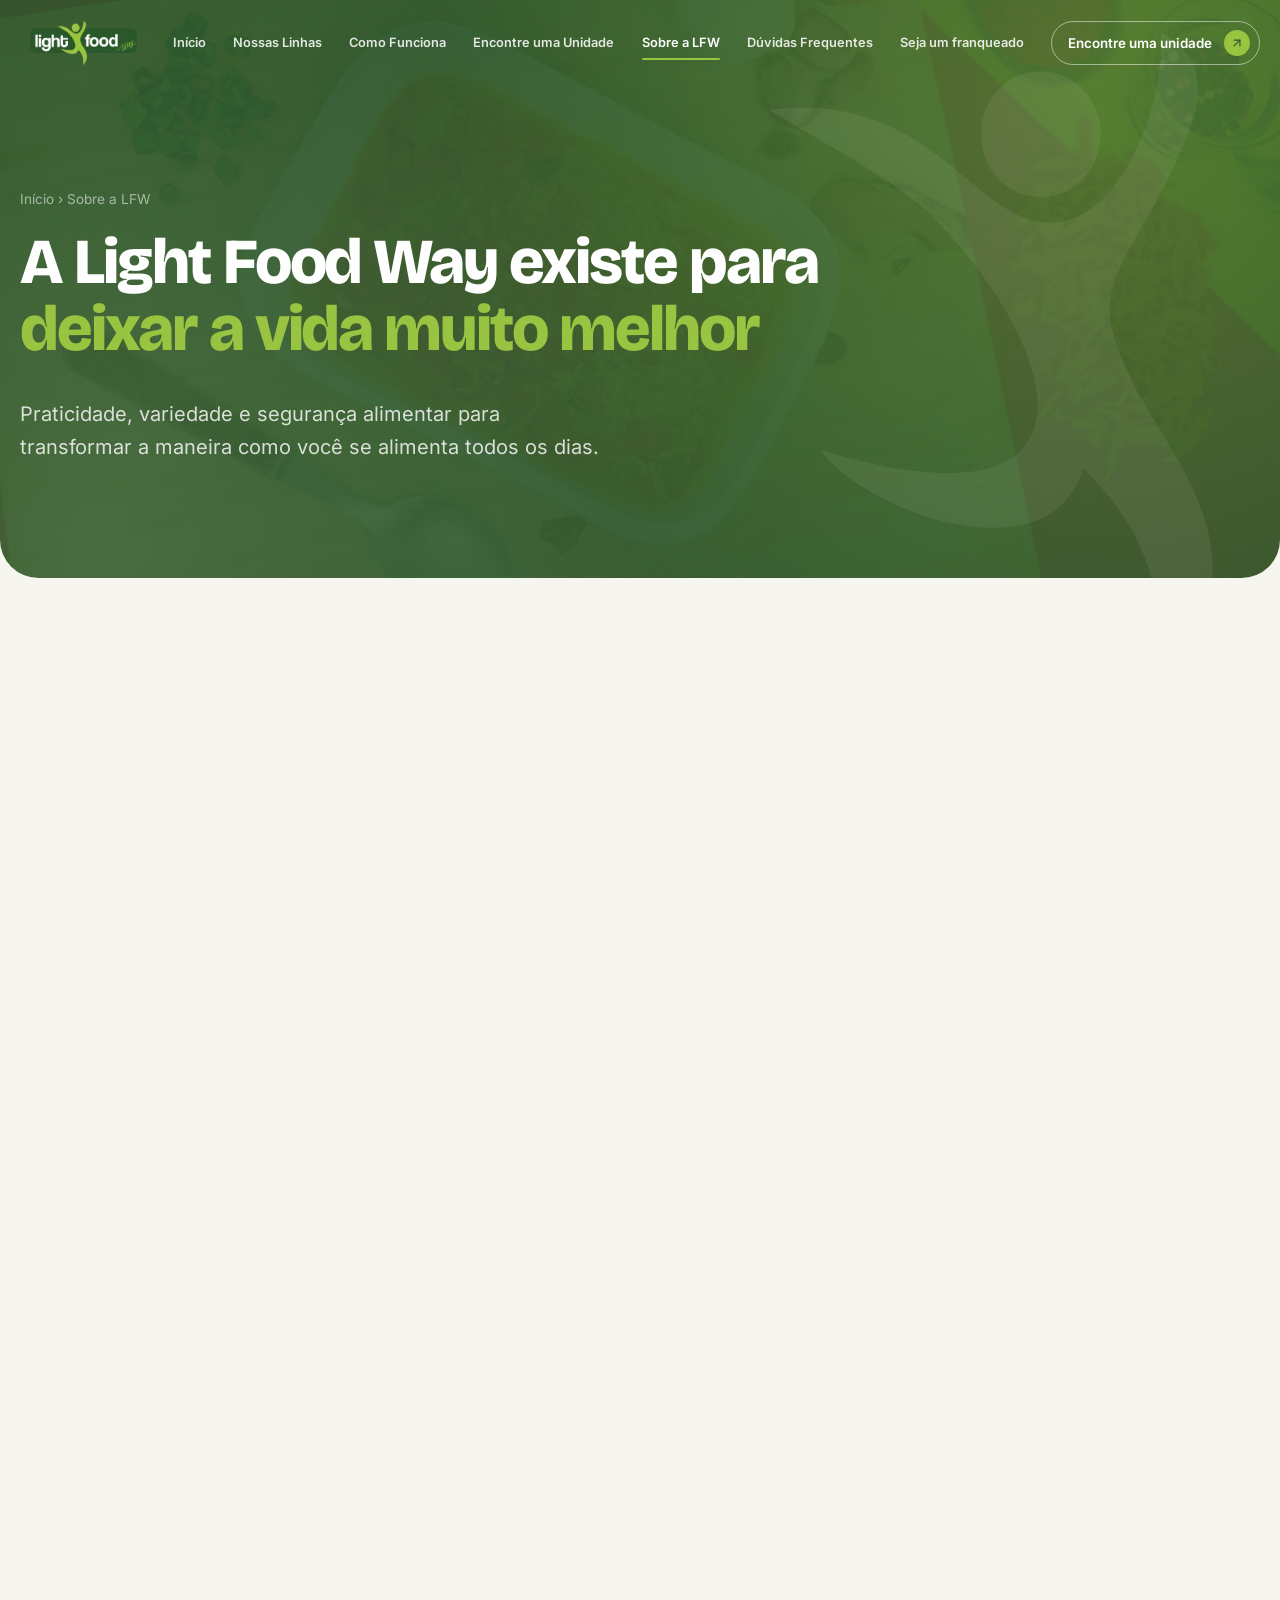
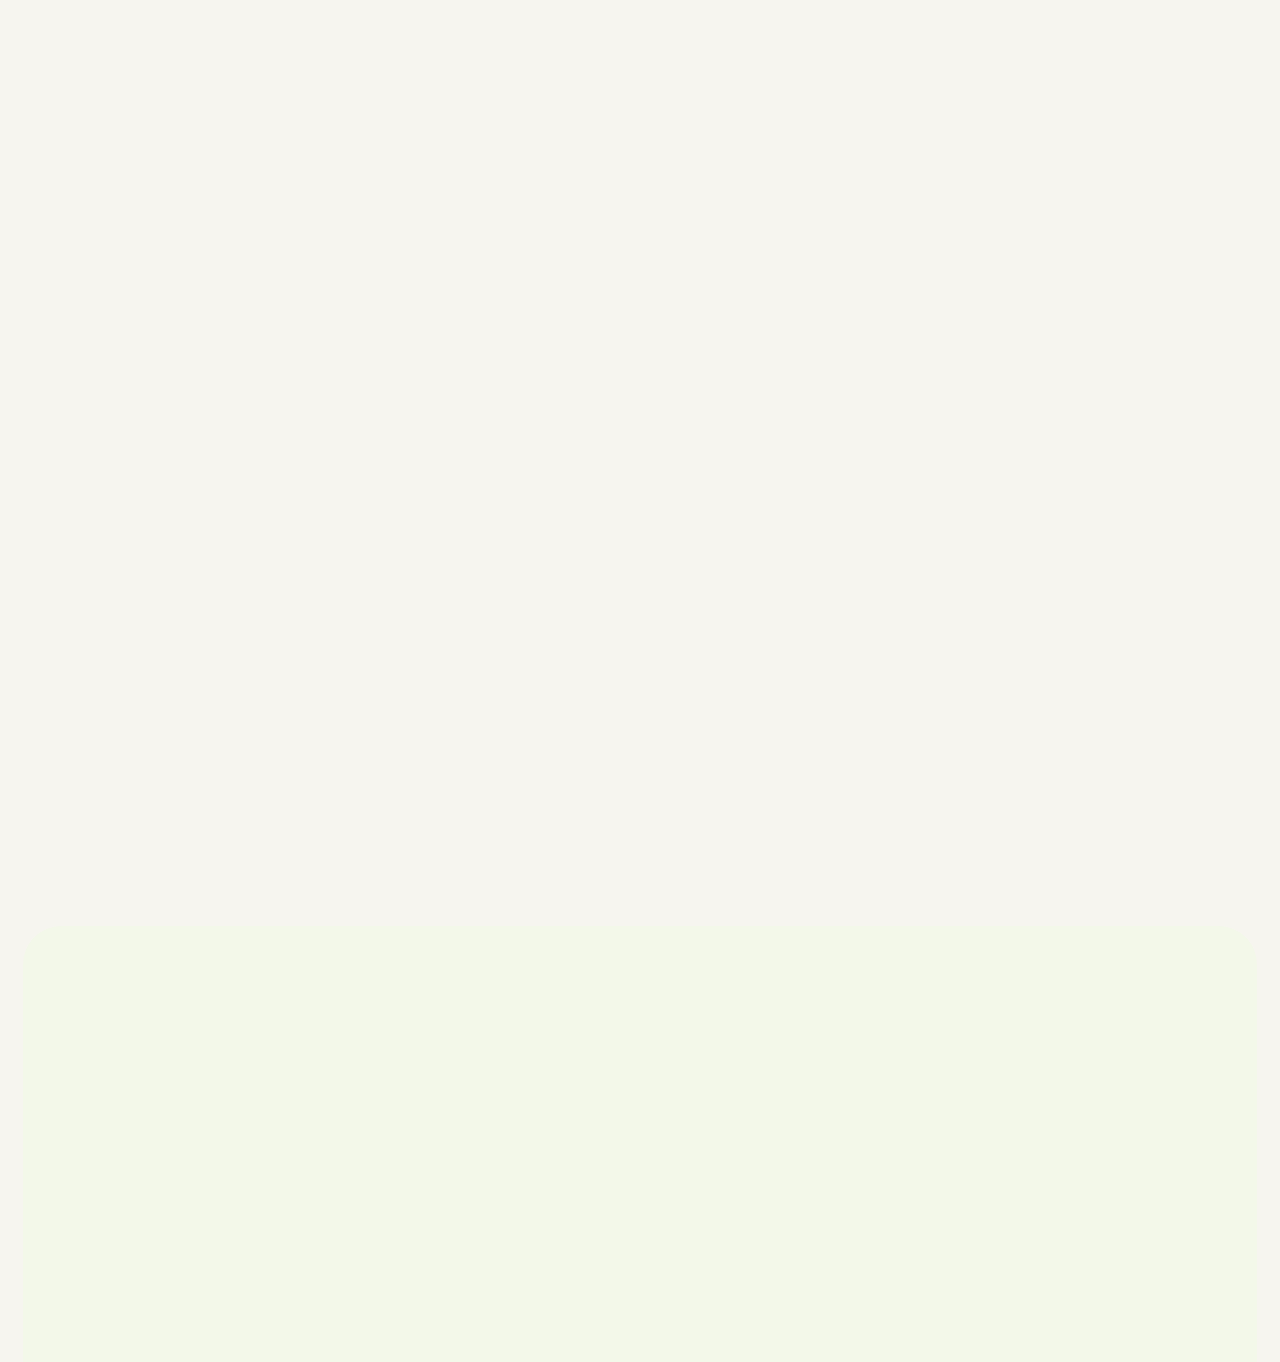
<file: sobre.html>
<!DOCTYPE html>
<html lang="pt-BR">
<head>
<meta charset="utf-8">
<meta name="viewport" content="width=device-width, initial-scale=1">
<script>document.documentElement.classList.add("js");if((!("PageRevealEvent" in window)||location.protocol==="file:")&&!matchMedia("(prefers-reduced-motion: reduce)").matches)document.documentElement.classList.add("transicao-js")</script>
<title>Sobre a Light Food Way</title>
<meta name="description" content="Conheça a história, o propósito e os valores da Light Food Way — comida de verdade para deixar sua rotina mais leve.">
<meta name="theme-color" content="#2B562C">
<link rel="canonical" href="https://www.lightfoodway.com.br/sobre.html">

<meta property="og:type" content="website">
<meta property="og:site_name" content="Light Food Way">
<meta property="og:title" content="Sobre a Light Food Way">
<meta property="og:description" content="Conheça a história, o propósito e os valores da Light Food Way — comida de verdade para deixar sua rotina mais leve.">
<meta property="og:url" content="https://www.lightfoodway.com.br/sobre.html">
<meta property="og:image" content="https://www.lightfoodway.com.br/assets/img/og-lightfoodway.webp">
<meta property="og:image:type" content="image/webp">
<meta property="og:image:width" content="1200">
<meta property="og:image:height" content="630">
<meta property="og:image:alt" content="Refeições Light Food Way prontas para levar">
<meta property="og:locale" content="pt_BR">
<meta name="twitter:card" content="summary_large_image">

<link rel="icon" href="assets/img/favicon.ico?v=4" sizes="32x32">
<link rel="icon" href="assets/img/favicon.svg?v=4" type="image/svg+xml">
<link rel="apple-touch-icon" href="assets/img/apple-touch-icon.png?v=4">
<link rel="preload" href="assets/fonts/inter-latin.woff2" as="font" type="font/woff2" crossorigin>
<link rel="preload" href="assets/fonts/bricolage-grotesque-latin.woff2" as="font" type="font/woff2" crossorigin>
<link rel="stylesheet" href="style.min.css?v=2026-10-16">
<link rel="stylesheet" href="page-transitions.min.css?v=2026-10-16">
<script type="speculationrules">{"prerender":[{"where":{"href_matches":"/*"},"eagerness":"moderate"}]}</script>
</head>
<body>
<a class="pular-link" href="#conteudo">Pular para o conteúdo</a>

<header class="header" data-header>
  <div class="container nav-wrap">
    <a class="logo" href="index.html" aria-label="Light Food Way — página inicial">
      <img class="logo__img" src="assets/img/logo-lightfoodway.webp" alt="Light Food Way" width="532" height="219">
    </a>

    <nav class="desktop-nav" aria-label="Menu principal">
      <a href="index.html">Início</a>
      <a href="nossas-linhas.html">Nossas Linhas</a>
      <a href="como-funciona.html">Como Funciona</a>
      <a href="unidades.html">Encontre uma Unidade</a>
      <a href="sobre.html" aria-current="page">Sobre a LFW</a>
      <a href="faq.html">Dúvidas Frequentes</a>
      <a href="expansao.html">Seja um franqueado</a>
    </nav>

    <a class="contact-pill" href="unidades.html">Encontre uma unidade
      <span><svg viewBox="0 0 24 24" fill="none" stroke="currentColor" stroke-width="2" stroke-linecap="round" stroke-linejoin="round" aria-hidden="true" focusable="false"><path d="M7 7h10v10"/><path d="M7 17 17 7"/></svg></span>
    </a>

    <button class="menu-btn" data-menu-toggle type="button" aria-label="Abrir menu" aria-expanded="false" aria-controls="menu">
      <span class="menu-btn__linhas" aria-hidden="true"><span></span><span></span><span></span></span>
    </button>
  </div>

  <!-- Menu de tela cheia: aparece quando os links não cabem na barra -->
  <nav class="mobile-nav" id="menu" data-nav aria-label="Menu">
    <ul class="mobile-nav__lista">
      <li><a href="index.html"><span class="mobile-nav__n" aria-hidden="true">01</span><span class="mobile-nav__txt">Início</span><span class="mobile-nav__seta" aria-hidden="true"><svg viewBox="0 0 24 24" fill="none" stroke="currentColor" stroke-width="2" stroke-linecap="round" stroke-linejoin="round" aria-hidden="true" focusable="false"><path d="M7 7h10v10"/><path d="M7 17 17 7"/></svg></span></a></li>
      <li><a href="nossas-linhas.html"><span class="mobile-nav__n" aria-hidden="true">02</span><span class="mobile-nav__txt">Nossas Linhas</span><span class="mobile-nav__seta" aria-hidden="true"><svg viewBox="0 0 24 24" fill="none" stroke="currentColor" stroke-width="2" stroke-linecap="round" stroke-linejoin="round" aria-hidden="true" focusable="false"><path d="M7 7h10v10"/><path d="M7 17 17 7"/></svg></span></a></li>
      <li><a href="como-funciona.html"><span class="mobile-nav__n" aria-hidden="true">03</span><span class="mobile-nav__txt">Como Funciona</span><span class="mobile-nav__seta" aria-hidden="true"><svg viewBox="0 0 24 24" fill="none" stroke="currentColor" stroke-width="2" stroke-linecap="round" stroke-linejoin="round" aria-hidden="true" focusable="false"><path d="M7 7h10v10"/><path d="M7 17 17 7"/></svg></span></a></li>
      <li><a href="unidades.html"><span class="mobile-nav__n" aria-hidden="true">04</span><span class="mobile-nav__txt">Encontre uma Unidade</span><span class="mobile-nav__seta" aria-hidden="true"><svg viewBox="0 0 24 24" fill="none" stroke="currentColor" stroke-width="2" stroke-linecap="round" stroke-linejoin="round" aria-hidden="true" focusable="false"><path d="M7 7h10v10"/><path d="M7 17 17 7"/></svg></span></a></li>
      <li><a href="sobre.html" aria-current="page"><span class="mobile-nav__n" aria-hidden="true">05</span><span class="mobile-nav__txt">Sobre a LFW</span><span class="mobile-nav__seta" aria-hidden="true"><svg viewBox="0 0 24 24" fill="none" stroke="currentColor" stroke-width="2" stroke-linecap="round" stroke-linejoin="round" aria-hidden="true" focusable="false"><path d="M7 7h10v10"/><path d="M7 17 17 7"/></svg></span></a></li>
      <li><a href="faq.html"><span class="mobile-nav__n" aria-hidden="true">06</span><span class="mobile-nav__txt">Dúvidas Frequentes</span><span class="mobile-nav__seta" aria-hidden="true"><svg viewBox="0 0 24 24" fill="none" stroke="currentColor" stroke-width="2" stroke-linecap="round" stroke-linejoin="round" aria-hidden="true" focusable="false"><path d="M7 7h10v10"/><path d="M7 17 17 7"/></svg></span></a></li>
      <li><a href="expansao.html"><span class="mobile-nav__n" aria-hidden="true">07</span><span class="mobile-nav__txt">Seja um franqueado</span><span class="mobile-nav__seta" aria-hidden="true"><svg viewBox="0 0 24 24" fill="none" stroke="currentColor" stroke-width="2" stroke-linecap="round" stroke-linejoin="round" aria-hidden="true" focusable="false"><path d="M7 7h10v10"/><path d="M7 17 17 7"/></svg></span></a></li>
    </ul>
    <div class="mobile-nav__base">
      <a class="btn btn--primario" href="unidades.html"><span class="btn-txt">Encontre uma unidade</span><span class="btn-fundo" aria-hidden="true"></span><span class="btn-txt btn-txt--fundo" aria-hidden="true">Encontre uma unidade</span><span class="btn-icone" aria-hidden="true"><svg class="btn-icone__sai" viewBox="0 0 24 24" fill="none" stroke="currentColor" stroke-width="2" stroke-linecap="round" stroke-linejoin="round" aria-hidden="true" focusable="false"><path d="M7 7h10v10"/><path d="M7 17 17 7"/></svg><svg class="btn-icone__entra" viewBox="0 0 24 24" fill="none" stroke="currentColor" stroke-width="2" stroke-linecap="round" stroke-linejoin="round" aria-hidden="true" focusable="false"><path d="M7 7h10v10"/><path d="M7 17 17 7"/></svg></span></a>
      <a class="btn btn--fantasma" href="unidades.html#pedido"><span class="btn-txt">Faça seu pedido</span><span class="btn-fundo" aria-hidden="true"></span><span class="btn-txt btn-txt--fundo" aria-hidden="true">Faça seu pedido</span><span class="btn-icone" aria-hidden="true"><svg class="btn-icone__sai" viewBox="0 0 24 24" fill="none" stroke="currentColor" stroke-width="2" stroke-linecap="round" stroke-linejoin="round" aria-hidden="true" focusable="false"><path d="M7 7h10v10"/><path d="M7 17 17 7"/></svg><svg class="btn-icone__entra" viewBox="0 0 24 24" fill="none" stroke="currentColor" stroke-width="2" stroke-linecap="round" stroke-linejoin="round" aria-hidden="true" focusable="false"><path d="M7 7h10v10"/><path d="M7 17 17 7"/></svg></span></a>
    </div>
  </nav>
</header>
<main id="conteudo">

  <section class="hero-pagina hero-pagina--foto hero-pagina--sobre">
    <div class="container">
      <nav class="migalhas" aria-label="Você está aqui"><a href="index.html">Início</a> <span aria-hidden="true">›</span> Sobre a LFW</nav>
      <h1>A Light Food Way existe para <em>deixar a vida muito melhor</em></h1>
      <p>Praticidade, variedade e segurança alimentar para transformar a maneira como você se alimenta todos os dias.</p>
    </div>
  </section>

  <section class="secao">
    <div class="container container--narrow">
      <h2>Como tudo começou</h2>
      <p class="texto-destaque texto-destaque--claro">A Light Food Way nasceu a partir de uma ideia simples: criar uma solução para quem quer ter uma alimentação prática sem precisar abrir mão de uma boa refeição.</p>
      <p>A marca cresceu, ampliou seu portfólio e chegou a diferentes regiões do Brasil.</p>
      <p>Hoje, a Light Food Way faz parte da rotina de consumidores que encontraram uma maneira mais simples de organizar suas refeições.</p>
    </div>
  </section>

  <section class="secao secao--verde">
    <div class="container container--narrow texto-centro">
      <h2>Facilitar <em>a alimentação</em></h2>
      <p>Acreditamos que comer bem não precisa ser complicado. Por isso, trabalhamos para oferecer opções que se encaixem na vida real: na rotina corrida, no trabalho, nos estudos, nos treinos e nos momentos em casa.</p>
    </div>
  </section>

  <section class="secao">
    <div class="container">
      <div class="secao__head secao__head--centro">
        <h2>O que orienta <em>a Light Food Way</em></h2>
      </div>
      <div class="grid grid--3">
        <article class="card revela"><span class="card__icone"><svg class="icone" viewBox="0 0 24 24" fill="none" stroke="currentColor" stroke-width="1.6" stroke-linecap="round" stroke-linejoin="round" aria-hidden="true" focusable="false"><circle cx="12" cy="12" r="10"/><path d="M12 6v6l4 2"/></svg></span><h3>Praticidade</h3><p>Porque o seu tempo importa.</p></article>
        <article class="card revela"><span class="card__icone"><svg class="icone" viewBox="0 0 24 24" fill="none" stroke="currentColor" stroke-width="1.6" stroke-linecap="round" stroke-linejoin="round" aria-hidden="true" focusable="false"><path d="M3.85 8.62a4 4 0 0 1 4.78-4.77 4 4 0 0 1 6.74 0 4 4 0 0 1 4.78 4.78 4 4 0 0 1 0 6.74 4 4 0 0 1-4.77 4.78 4 4 0 0 1-6.75 0 4 4 0 0 1-4.78-4.77 4 4 0 0 1 0-6.76Z"/><path d="m16 9-5.5 5.5L8 12"/></svg></span><h3>Qualidade</h3><p>Porque praticidade não deve significar abrir mão de uma boa experiência.</p></article>
        <article class="card revela"><span class="card__icone"><svg class="icone" viewBox="0 0 24 24" fill="none" stroke="currentColor" stroke-width="1.6" stroke-linecap="round" stroke-linejoin="round" aria-hidden="true" focusable="false"><rect width="7" height="7" x="3" y="3" rx="1"/><rect width="7" height="7" x="14" y="3" rx="1"/><rect width="7" height="7" x="14" y="14" rx="1"/><rect width="7" height="7" x="3" y="14" rx="1"/></svg></span><h3>Variedade</h3><p>Porque ninguém precisa comer sempre a mesma coisa.</p></article>
        <article class="card revela"><span class="card__icone"><svg class="icone" viewBox="0 0 24 24" fill="none" stroke="currentColor" stroke-width="1.6" stroke-linecap="round" stroke-linejoin="round" aria-hidden="true" focusable="false"><path d="M15 14c.2-1 .7-1.7 1.5-2.5 1-.9 1.5-2.2 1.5-3.5A6 6 0 0 0 6 8c0 1 .2 2.2 1.5 3.5.7.7 1.3 1.5 1.5 2.5"/><path d="M9 18h6"/><path d="M10 22h4"/></svg></span><h3>Inovação</h3><p>Porque a forma como as pessoas se alimentam está sempre mudando.</p></article>
        <article class="card revela"><span class="card__icone"><svg class="icone" viewBox="0 0 24 24" fill="none" stroke="currentColor" stroke-width="1.6" stroke-linecap="round" stroke-linejoin="round" aria-hidden="true" focusable="false"><path d="m11 17 2 2a1 1 0 1 0 3-3"/><path d="m14 14 2.5 2.5a1 1 0 1 0 3-3l-3.88-3.88a3 3 0 0 0-4.24 0l-.88.88a1 1 0 1 1-3-3l2.81-2.81a5.79 5.79 0 0 1 7.06-.87l.47.28a2 2 0 0 0 1.42.25L21 4"/><path d="m21 3 1 11h-2"/><path d="M3 3 2 14l6.5 6.5a1 1 0 1 0 3-3"/><path d="M3 4h8"/></svg></span><h3>Proximidade</h3><p>Porque queremos estar cada vez mais perto dos nossos consumidores.</p></article>
        <article class="card revela"><span class="card__icone"><svg class="icone" viewBox="0 0 24 24" fill="none" stroke="currentColor" stroke-width="1.6" stroke-linecap="round" stroke-linejoin="round" aria-hidden="true" focusable="false"><path d="M11 20a10 10 0 0010-10 25.9 25.9 0 00-1.04-7.281 1 1 0 00-1.755-.325C15.833 5.5 13 5.5 9.8 6.1A7 7 0 0011 20"/><path d="M2 21a5 5 0 012.911-4.544C7.613 15.212 8.351 15.24 11 13"/></svg></span><h3>Comida de verdade</h3><p>Porque praticidade e sabor podem andar juntos.</p></article>
      </div>
    </div>
  </section>


  <section class="secao cta-final">
    <div class="container">
      <h2>Sua próxima refeição pode ser <em>muito mais prática</em></h2>
      <p>Encontre uma Light Food Way perto de você e descubra suas próximas refeições favoritas.</p>
      <div class="acoes acoes--centro">
        <a class="btn btn--primario btn--grande" href="unidades.html"><span class="btn-txt">Encontrar uma unidade</span><span class="btn-fundo" aria-hidden="true"></span><span class="btn-txt btn-txt--fundo" aria-hidden="true">Encontrar uma unidade</span><span class="btn-icone" aria-hidden="true"><svg class="btn-icone__sai" viewBox="0 0 24 24" fill="none" stroke="currentColor" stroke-width="2" stroke-linecap="round" stroke-linejoin="round" aria-hidden="true" focusable="false"><path d="M7 7h10v10"/><path d="M7 17 17 7"/></svg><svg class="btn-icone__entra" viewBox="0 0 24 24" fill="none" stroke="currentColor" stroke-width="2" stroke-linecap="round" stroke-linejoin="round" aria-hidden="true" focusable="false"><path d="M7 7h10v10"/><path d="M7 17 17 7"/></svg></span></a>
        <a class="btn btn--fantasma btn--grande" href="nossas-linhas.html"><span class="btn-txt">Conhecer nossas linhas</span><span class="btn-fundo" aria-hidden="true"></span><span class="btn-txt btn-txt--fundo" aria-hidden="true">Conhecer nossas linhas</span><span class="btn-icone" aria-hidden="true"><svg class="btn-icone__sai" viewBox="0 0 24 24" fill="none" stroke="currentColor" stroke-width="2" stroke-linecap="round" stroke-linejoin="round" aria-hidden="true" focusable="false"><path d="M7 7h10v10"/><path d="M7 17 17 7"/></svg><svg class="btn-icone__entra" viewBox="0 0 24 24" fill="none" stroke="currentColor" stroke-width="2" stroke-linecap="round" stroke-linejoin="round" aria-hidden="true" focusable="false"><path d="M7 7h10v10"/><path d="M7 17 17 7"/></svg></span></a>
      </div>
    </div>
  </section>


</main>

<footer class="rodape">
  <div class="container">
    <div class="rodape__grid">
      <div class="rodape__sobre">
        <a class="logo" href="index.html">
          <img class="logo__img" src="assets/img/logo-lightfoodway.webp" alt="Light Food Way" width="532" height="219">
        </a>
        <p>Comida de verdade para deixar sua rotina mais leve. Refeições práticas, saborosas e ultracongeladas.</p>
        <div class="sociais">
          <a href="https://www.instagram.com/lightfoodway/" target="_blank" rel="noopener" aria-label="Instagram da Light Food Way">Instagram</a>
          <a href="https://www.facebook.com/lightfoodway/?locale=pt_BR" target="_blank" rel="noopener" aria-label="Facebook da Light Food Way">Facebook</a>
          <!-- TikTok: sem perfil oficial definido. Para reativar, troque a URL pelo perfil real e descomente.
          <a href="https://www.tiktok.com/@lightfoodway" target="_blank" rel="noopener" aria-label="TikTok da Light Food Way">TikTok</a>
          -->
        </div>
      </div>

      <div>
        <h2 class="rodape__titulo">Navegação</h2>
        <ul class="rodape__lista">
          <li><a href="index.html">Início</a></li>
          <li><a href="nossas-linhas.html">Nossas Linhas</a></li>
          <li><a href="como-funciona.html">Como Funciona</a></li>
          <li><a href="unidades.html">Encontre uma Unidade</a></li>
          <li><a href="sobre.html">Sobre a LFW</a></li>
          <li><a href="faq.html">Dúvidas Frequentes</a></li>
        </ul>
      </div>

      <div>
        <h2 class="rodape__titulo">Consumidor</h2>
        <ul class="rodape__lista">
          <li><a href="unidades.html">Encontre uma unidade</a></li>
          <li><a href="unidades.html#pedido">Faça seu pedido</a></li>
          <li><a href="faq.html">Dúvidas frequentes</a></li>
          <li><a href="mailto:contato@lightfoodway.com.br">Fale conosco</a></li>
        </ul>
      </div>

      <div>
        <h2 class="rodape__titulo">Institucional</h2>
        <ul class="rodape__lista">
          <li><a href="sobre.html">Sobre a LFW</a></li>
          <li><a href="#politica-de-privacidade" data-legal="privacidade">Política de Privacidade</a></li>
          <li><a href="#termos-de-uso" data-legal="termos">Termos de Uso</a></li>
        </ul>
      </div>
    </div>

    <!-- Franquias: acesso secundário, apenas no rodapé (briefing, item 1) -->
    <div class="rodape__expansao">
      <span><strong>Quer empreender com a Light Food Way na sua cidade?</strong> Conheça nosso modelo de expansão e fale com nossa equipe.</span>
      <a class="link-seta link-seta--claro" href="expansao.html">Seja um franqueado <svg class="icone" viewBox="0 0 24 24" fill="none" stroke="currentColor" stroke-width="1.6" stroke-linecap="round" stroke-linejoin="round" aria-hidden="true" focusable="false"><path d="M5 12h14"/><path d="m12 5 7 7-7 7"/></svg></a>
    </div>

    <div class="rodape__selos">
      <img src="assets/img/selo-eureciclo.webp" alt="Selo eureciclo" width="271" height="74" loading="lazy" decoding="async">
      <img src="assets/img/selo-abf.webp" alt="ABF, Associação Brasileira de Franchising" width="502" height="96" loading="lazy" decoding="async">
    </div>

    <div class="rodape__base">
      <p>© <span data-ano>2026</span> Light Food Way. Todos os direitos reservados.</p>
      <ul>
        <li><a href="#politica-de-privacidade" data-legal="privacidade">Privacidade</a></li>
        <li><a href="#termos-de-uso" data-legal="termos">Termos</a></li>
      </ul>
      <a class="gr-credit" href="https://grbrands.com.br" target="_blank" rel="noopener noreferrer" aria-label="Desenvolvido por GR Brands — abrir site"><span>Desenvolvido por</span><span class="gr-lockup"><img src="assets/img/grbrands-icon-white.svg" alt="" width="84" height="84"><strong>GR Brands<span class="gr-dot">.</span></strong></span></a>
    </div>
  </div>
</footer>

<div class="cta-mobile">
  <a class="btn btn--primario btn--bloco" href="unidades.html"><span class="btn-txt">Encontre uma unidade</span><span class="btn-fundo" aria-hidden="true"></span><span class="btn-txt btn-txt--fundo" aria-hidden="true">Encontre uma unidade</span><span class="btn-icone" aria-hidden="true"><svg class="btn-icone__sai" viewBox="0 0 24 24" fill="none" stroke="currentColor" stroke-width="2" stroke-linecap="round" stroke-linejoin="round" aria-hidden="true" focusable="false"><path d="M7 7h10v10"/><path d="M7 17 17 7"/></svg><svg class="btn-icone__entra" viewBox="0 0 24 24" fill="none" stroke="currentColor" stroke-width="2" stroke-linecap="round" stroke-linejoin="round" aria-hidden="true" focusable="false"><path d="M7 7h10v10"/><path d="M7 17 17 7"/></svg></span></a>
</div>

<script src="main.min.js?v=2026-10-09" defer></script>
<script src="page-transitions.min.js?v=2026-10-16" defer></script>
</body>
</html>
</file>
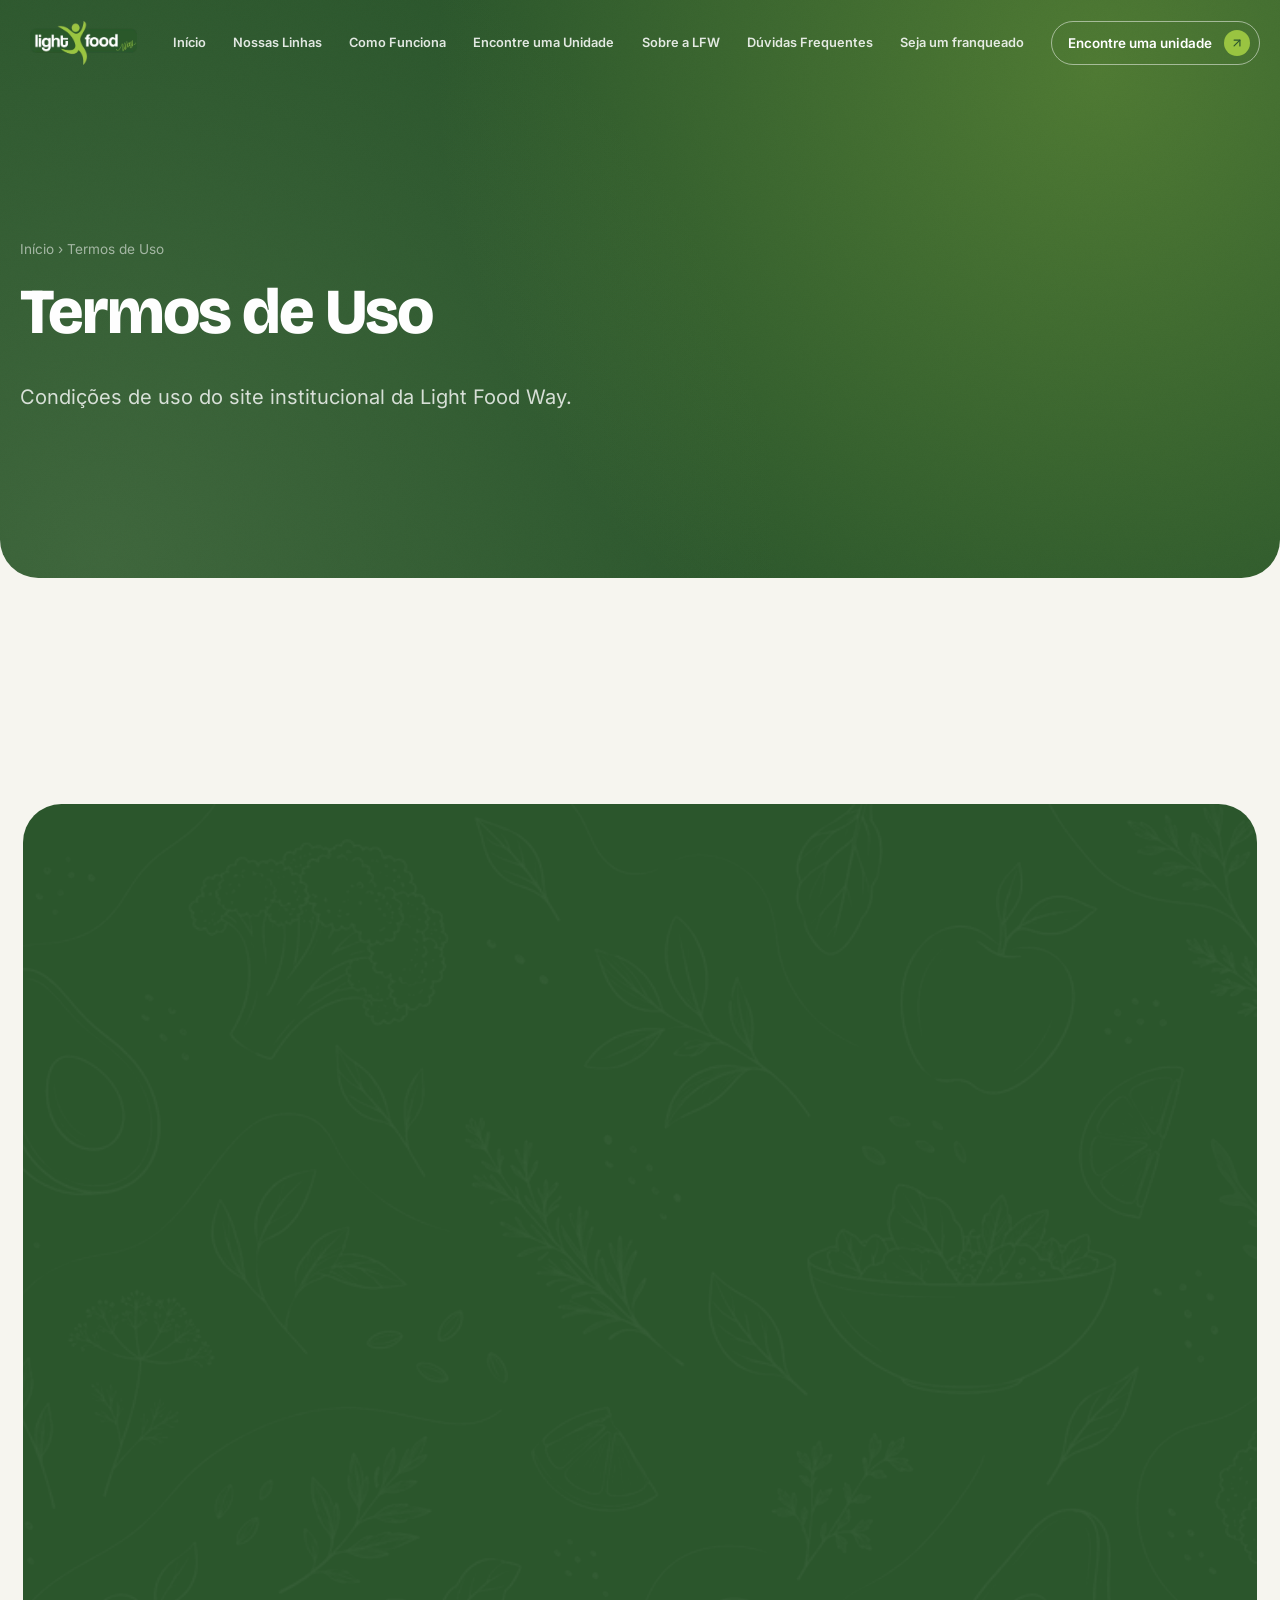
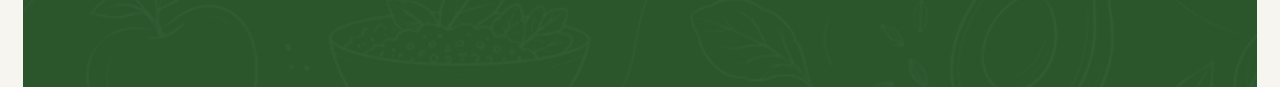
<file: termos-de-uso.html>
<!DOCTYPE html>
<html lang="pt-BR">
<head>
<meta charset="utf-8">
<meta name="viewport" content="width=device-width, initial-scale=1">
<script>document.documentElement.classList.add("js");if((!("PageRevealEvent" in window)||location.protocol==="file:")&&!matchMedia("(prefers-reduced-motion: reduce)").matches)document.documentElement.classList.add("transicao-js")</script>
<title>Termos de Uso — Light Food Way</title>
<meta name="description" content="Condições de uso do site institucional da Light Food Way.">
<meta name="theme-color" content="#2B562C">
<meta name="robots" content="noindex,follow">
<link rel="canonical" href="https://www.lightfoodway.com.br/termos-de-uso.html">

<meta property="og:type" content="website">
<meta property="og:site_name" content="Light Food Way">
<meta property="og:title" content="Termos de Uso — Light Food Way">
<meta property="og:description" content="Condições de uso do site institucional da Light Food Way.">
<meta property="og:url" content="https://www.lightfoodway.com.br/termos-de-uso.html">
<meta property="og:image" content="https://www.lightfoodway.com.br/assets/img/og-lightfoodway.webp">
<meta property="og:image:type" content="image/webp">
<meta property="og:image:width" content="1200">
<meta property="og:image:height" content="630">
<meta property="og:image:alt" content="Refeições Light Food Way prontas para levar">
<meta property="og:locale" content="pt_BR">
<meta name="twitter:card" content="summary_large_image">

<link rel="icon" href="assets/img/favicon.ico?v=4" sizes="32x32">
<link rel="icon" href="assets/img/favicon.svg?v=4" type="image/svg+xml">
<link rel="apple-touch-icon" href="assets/img/apple-touch-icon.png?v=4">
<link rel="preload" href="assets/fonts/inter-latin.woff2" as="font" type="font/woff2" crossorigin>
<link rel="preload" href="assets/fonts/bricolage-grotesque-latin.woff2" as="font" type="font/woff2" crossorigin>
<link rel="stylesheet" href="style.min.css?v=2026-10-16">
<link rel="stylesheet" href="page-transitions.min.css?v=2026-10-16">
<script type="speculationrules">{"prerender":[{"where":{"href_matches":"/*"},"eagerness":"moderate"}]}</script>
</head>
<body>
<a class="pular-link" href="#conteudo">Pular para o conteúdo</a>

<header class="header" data-header>
  <div class="container nav-wrap">
    <a class="logo" href="index.html" aria-label="Light Food Way — página inicial">
      <img class="logo__img" src="assets/img/logo-lightfoodway.webp" alt="Light Food Way" width="532" height="219">
    </a>

    <nav class="desktop-nav" aria-label="Menu principal">
      <a href="index.html">Início</a>
      <a href="nossas-linhas.html">Nossas Linhas</a>
      <a href="como-funciona.html">Como Funciona</a>
      <a href="unidades.html">Encontre uma Unidade</a>
      <a href="sobre.html">Sobre a LFW</a>
      <a href="faq.html">Dúvidas Frequentes</a>
      <a href="expansao.html">Seja um franqueado</a>
    </nav>

    <a class="contact-pill" href="unidades.html">Encontre uma unidade
      <span><svg viewBox="0 0 24 24" fill="none" stroke="currentColor" stroke-width="2" stroke-linecap="round" stroke-linejoin="round" aria-hidden="true" focusable="false"><path d="M7 7h10v10"/><path d="M7 17 17 7"/></svg></span>
    </a>

    <button class="menu-btn" data-menu-toggle type="button" aria-label="Abrir menu" aria-expanded="false" aria-controls="menu">
      <span class="menu-btn__linhas" aria-hidden="true"><span></span><span></span><span></span></span>
    </button>
  </div>

  <!-- Menu de tela cheia: aparece quando os links não cabem na barra -->
  <nav class="mobile-nav" id="menu" data-nav aria-label="Menu">
    <ul class="mobile-nav__lista">
      <li><a href="index.html"><span class="mobile-nav__n" aria-hidden="true">01</span><span class="mobile-nav__txt">Início</span><span class="mobile-nav__seta" aria-hidden="true"><svg viewBox="0 0 24 24" fill="none" stroke="currentColor" stroke-width="2" stroke-linecap="round" stroke-linejoin="round" aria-hidden="true" focusable="false"><path d="M7 7h10v10"/><path d="M7 17 17 7"/></svg></span></a></li>
      <li><a href="nossas-linhas.html"><span class="mobile-nav__n" aria-hidden="true">02</span><span class="mobile-nav__txt">Nossas Linhas</span><span class="mobile-nav__seta" aria-hidden="true"><svg viewBox="0 0 24 24" fill="none" stroke="currentColor" stroke-width="2" stroke-linecap="round" stroke-linejoin="round" aria-hidden="true" focusable="false"><path d="M7 7h10v10"/><path d="M7 17 17 7"/></svg></span></a></li>
      <li><a href="como-funciona.html"><span class="mobile-nav__n" aria-hidden="true">03</span><span class="mobile-nav__txt">Como Funciona</span><span class="mobile-nav__seta" aria-hidden="true"><svg viewBox="0 0 24 24" fill="none" stroke="currentColor" stroke-width="2" stroke-linecap="round" stroke-linejoin="round" aria-hidden="true" focusable="false"><path d="M7 7h10v10"/><path d="M7 17 17 7"/></svg></span></a></li>
      <li><a href="unidades.html"><span class="mobile-nav__n" aria-hidden="true">04</span><span class="mobile-nav__txt">Encontre uma Unidade</span><span class="mobile-nav__seta" aria-hidden="true"><svg viewBox="0 0 24 24" fill="none" stroke="currentColor" stroke-width="2" stroke-linecap="round" stroke-linejoin="round" aria-hidden="true" focusable="false"><path d="M7 7h10v10"/><path d="M7 17 17 7"/></svg></span></a></li>
      <li><a href="sobre.html"><span class="mobile-nav__n" aria-hidden="true">05</span><span class="mobile-nav__txt">Sobre a LFW</span><span class="mobile-nav__seta" aria-hidden="true"><svg viewBox="0 0 24 24" fill="none" stroke="currentColor" stroke-width="2" stroke-linecap="round" stroke-linejoin="round" aria-hidden="true" focusable="false"><path d="M7 7h10v10"/><path d="M7 17 17 7"/></svg></span></a></li>
      <li><a href="faq.html"><span class="mobile-nav__n" aria-hidden="true">06</span><span class="mobile-nav__txt">Dúvidas Frequentes</span><span class="mobile-nav__seta" aria-hidden="true"><svg viewBox="0 0 24 24" fill="none" stroke="currentColor" stroke-width="2" stroke-linecap="round" stroke-linejoin="round" aria-hidden="true" focusable="false"><path d="M7 7h10v10"/><path d="M7 17 17 7"/></svg></span></a></li>
      <li><a href="expansao.html"><span class="mobile-nav__n" aria-hidden="true">07</span><span class="mobile-nav__txt">Seja um franqueado</span><span class="mobile-nav__seta" aria-hidden="true"><svg viewBox="0 0 24 24" fill="none" stroke="currentColor" stroke-width="2" stroke-linecap="round" stroke-linejoin="round" aria-hidden="true" focusable="false"><path d="M7 7h10v10"/><path d="M7 17 17 7"/></svg></span></a></li>
    </ul>
    <div class="mobile-nav__base">
      <a class="btn btn--primario" href="unidades.html"><span class="btn-txt">Encontre uma unidade</span><span class="btn-fundo" aria-hidden="true"></span><span class="btn-txt btn-txt--fundo" aria-hidden="true">Encontre uma unidade</span><span class="btn-icone" aria-hidden="true"><svg class="btn-icone__sai" viewBox="0 0 24 24" fill="none" stroke="currentColor" stroke-width="2" stroke-linecap="round" stroke-linejoin="round" aria-hidden="true" focusable="false"><path d="M7 7h10v10"/><path d="M7 17 17 7"/></svg><svg class="btn-icone__entra" viewBox="0 0 24 24" fill="none" stroke="currentColor" stroke-width="2" stroke-linecap="round" stroke-linejoin="round" aria-hidden="true" focusable="false"><path d="M7 7h10v10"/><path d="M7 17 17 7"/></svg></span></a>
      <a class="btn btn--fantasma" href="unidades.html#pedido"><span class="btn-txt">Faça seu pedido</span><span class="btn-fundo" aria-hidden="true"></span><span class="btn-txt btn-txt--fundo" aria-hidden="true">Faça seu pedido</span><span class="btn-icone" aria-hidden="true"><svg class="btn-icone__sai" viewBox="0 0 24 24" fill="none" stroke="currentColor" stroke-width="2" stroke-linecap="round" stroke-linejoin="round" aria-hidden="true" focusable="false"><path d="M7 7h10v10"/><path d="M7 17 17 7"/></svg><svg class="btn-icone__entra" viewBox="0 0 24 24" fill="none" stroke="currentColor" stroke-width="2" stroke-linecap="round" stroke-linejoin="round" aria-hidden="true" focusable="false"><path d="M7 7h10v10"/><path d="M7 17 17 7"/></svg></span></a>
    </div>
  </nav>
</header>
<main id="conteudo">

  <section class="hero-pagina">
    <div class="container">
      <nav class="migalhas" aria-label="Você está aqui"><a href="index.html">Início</a> <span aria-hidden="true">›</span> Termos de Uso</nav>
      <h1>Termos de Uso</h1>
      <p>Condições de uso do site institucional da Light Food Way.</p>
    </div>
  </section>

  <section class="secao">
    <div class="container container--narrow conteudo-texto">
      <button class="btn btn--primario btn--grande" type="button" data-legal="termos"><span class="btn-txt">Abrir Termos de Uso</span><span class="btn-fundo" aria-hidden="true"></span><span class="btn-txt btn-txt--fundo" aria-hidden="true">Abrir Termos de Uso</span><span class="btn-icone" aria-hidden="true"><svg class="btn-icone__sai" viewBox="0 0 24 24" fill="none" stroke="currentColor" stroke-width="2" stroke-linecap="round" stroke-linejoin="round" aria-hidden="true" focusable="false"><path d="M7 7h10v10"/><path d="M7 17 17 7"/></svg><svg class="btn-icone__entra" viewBox="0 0 24 24" fill="none" stroke="currentColor" stroke-width="2" stroke-linecap="round" stroke-linejoin="round" aria-hidden="true" focusable="false"><path d="M7 7h10v10"/><path d="M7 17 17 7"/></svg></span></button>
    </div>
  </section>

  <section class="secao cta-final">
    <div class="container">
      <h2>Sua próxima refeição pode ser <em>muito mais prática</em></h2>
      <p>Encontre uma Light Food Way perto de você e descubra suas próximas refeições favoritas.</p>
      <div class="acoes acoes--centro">
        <a class="btn btn--primario btn--grande" href="unidades.html"><span class="btn-txt">Encontrar uma unidade</span><span class="btn-fundo" aria-hidden="true"></span><span class="btn-txt btn-txt--fundo" aria-hidden="true">Encontrar uma unidade</span><span class="btn-icone" aria-hidden="true"><svg class="btn-icone__sai" viewBox="0 0 24 24" fill="none" stroke="currentColor" stroke-width="2" stroke-linecap="round" stroke-linejoin="round" aria-hidden="true" focusable="false"><path d="M7 7h10v10"/><path d="M7 17 17 7"/></svg><svg class="btn-icone__entra" viewBox="0 0 24 24" fill="none" stroke="currentColor" stroke-width="2" stroke-linecap="round" stroke-linejoin="round" aria-hidden="true" focusable="false"><path d="M7 7h10v10"/><path d="M7 17 17 7"/></svg></span></a>
        <a class="btn btn--fantasma btn--grande" href="nossas-linhas.html"><span class="btn-txt">Conhecer nossas linhas</span><span class="btn-fundo" aria-hidden="true"></span><span class="btn-txt btn-txt--fundo" aria-hidden="true">Conhecer nossas linhas</span><span class="btn-icone" aria-hidden="true"><svg class="btn-icone__sai" viewBox="0 0 24 24" fill="none" stroke="currentColor" stroke-width="2" stroke-linecap="round" stroke-linejoin="round" aria-hidden="true" focusable="false"><path d="M7 7h10v10"/><path d="M7 17 17 7"/></svg><svg class="btn-icone__entra" viewBox="0 0 24 24" fill="none" stroke="currentColor" stroke-width="2" stroke-linecap="round" stroke-linejoin="round" aria-hidden="true" focusable="false"><path d="M7 7h10v10"/><path d="M7 17 17 7"/></svg></span></a>
      </div>
    </div>
  </section>


</main>

<footer class="rodape">
  <div class="container">
    <div class="rodape__grid">
      <div class="rodape__sobre">
        <a class="logo" href="index.html">
          <img class="logo__img" src="assets/img/logo-lightfoodway.webp" alt="Light Food Way" width="532" height="219">
        </a>
        <p>Comida de verdade para deixar sua rotina mais leve. Refeições práticas, saborosas e ultracongeladas.</p>
        <div class="sociais">
          <a href="https://www.instagram.com/lightfoodway/" target="_blank" rel="noopener" aria-label="Instagram da Light Food Way">Instagram</a>
          <a href="https://www.facebook.com/lightfoodway/?locale=pt_BR" target="_blank" rel="noopener" aria-label="Facebook da Light Food Way">Facebook</a>
          <!-- TikTok: sem perfil oficial definido. Para reativar, troque a URL pelo perfil real e descomente.
          <a href="https://www.tiktok.com/@lightfoodway" target="_blank" rel="noopener" aria-label="TikTok da Light Food Way">TikTok</a>
          -->
        </div>
      </div>

      <div>
        <h2 class="rodape__titulo">Navegação</h2>
        <ul class="rodape__lista">
          <li><a href="index.html">Início</a></li>
          <li><a href="nossas-linhas.html">Nossas Linhas</a></li>
          <li><a href="como-funciona.html">Como Funciona</a></li>
          <li><a href="unidades.html">Encontre uma Unidade</a></li>
          <li><a href="sobre.html">Sobre a LFW</a></li>
          <li><a href="faq.html">Dúvidas Frequentes</a></li>
        </ul>
      </div>

      <div>
        <h2 class="rodape__titulo">Consumidor</h2>
        <ul class="rodape__lista">
          <li><a href="unidades.html">Encontre uma unidade</a></li>
          <li><a href="unidades.html#pedido">Faça seu pedido</a></li>
          <li><a href="faq.html">Dúvidas frequentes</a></li>
          <li><a href="mailto:contato@lightfoodway.com.br">Fale conosco</a></li>
        </ul>
      </div>

      <div>
        <h2 class="rodape__titulo">Institucional</h2>
        <ul class="rodape__lista">
          <li><a href="sobre.html">Sobre a LFW</a></li>
          <li><a href="#politica-de-privacidade" data-legal="privacidade">Política de Privacidade</a></li>
          <li><a href="#termos-de-uso" data-legal="termos">Termos de Uso</a></li>
        </ul>
      </div>
    </div>

    <!-- Franquias: acesso secundário, apenas no rodapé (briefing, item 1) -->
    <div class="rodape__expansao">
      <span><strong>Quer empreender com a Light Food Way na sua cidade?</strong> Conheça nosso modelo de expansão e fale com nossa equipe.</span>
      <a class="link-seta link-seta--claro" href="expansao.html">Seja um franqueado <svg class="icone" viewBox="0 0 24 24" fill="none" stroke="currentColor" stroke-width="1.6" stroke-linecap="round" stroke-linejoin="round" aria-hidden="true" focusable="false"><path d="M5 12h14"/><path d="m12 5 7 7-7 7"/></svg></a>
    </div>

    <div class="rodape__selos">
      <img src="assets/img/selo-eureciclo.webp" alt="Selo eureciclo" width="271" height="74" loading="lazy" decoding="async">
      <img src="assets/img/selo-abf.webp" alt="ABF, Associação Brasileira de Franchising" width="502" height="96" loading="lazy" decoding="async">
    </div>

    <div class="rodape__base">
      <p>© <span data-ano>2026</span> Light Food Way. Todos os direitos reservados.</p>
      <ul>
        <li><a href="#politica-de-privacidade" data-legal="privacidade">Privacidade</a></li>
        <li><a href="#termos-de-uso" data-legal="termos">Termos</a></li>
      </ul>
      <a class="gr-credit" href="https://grbrands.com.br" target="_blank" rel="noopener noreferrer" aria-label="Desenvolvido por GR Brands — abrir site"><span>Desenvolvido por</span><span class="gr-lockup"><img src="assets/img/grbrands-icon-white.svg" alt="" width="84" height="84"><strong>GR Brands<span class="gr-dot">.</span></strong></span></a>
    </div>
  </div>
</footer>

<div class="cta-mobile">
  <a class="btn btn--primario btn--bloco" href="unidades.html"><span class="btn-txt">Encontre uma unidade</span><span class="btn-fundo" aria-hidden="true"></span><span class="btn-txt btn-txt--fundo" aria-hidden="true">Encontre uma unidade</span><span class="btn-icone" aria-hidden="true"><svg class="btn-icone__sai" viewBox="0 0 24 24" fill="none" stroke="currentColor" stroke-width="2" stroke-linecap="round" stroke-linejoin="round" aria-hidden="true" focusable="false"><path d="M7 7h10v10"/><path d="M7 17 17 7"/></svg><svg class="btn-icone__entra" viewBox="0 0 24 24" fill="none" stroke="currentColor" stroke-width="2" stroke-linecap="round" stroke-linejoin="round" aria-hidden="true" focusable="false"><path d="M7 7h10v10"/><path d="M7 17 17 7"/></svg></span></a>
</div>

<script src="main.min.js?v=2026-10-09" defer></script>
<script src="page-transitions.min.js?v=2026-10-16" defer></script>
</body>
</html>
</file>
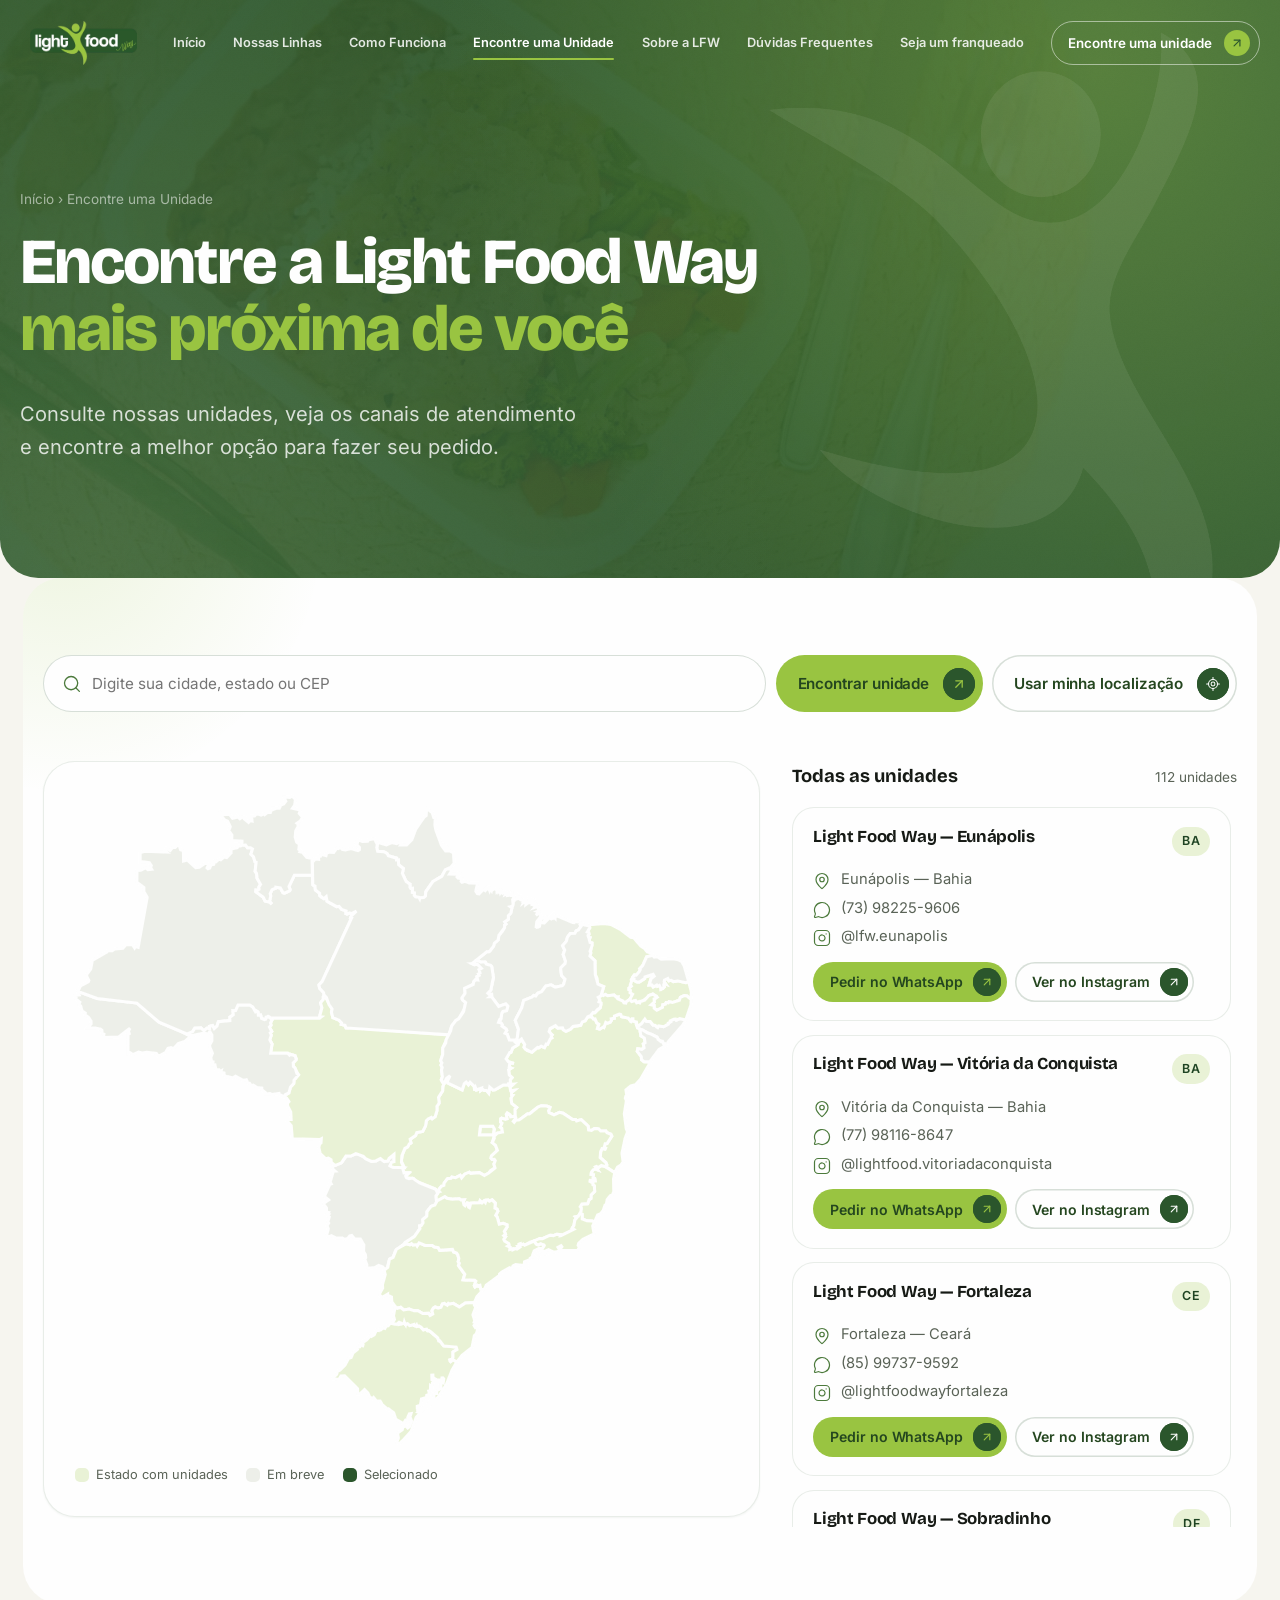
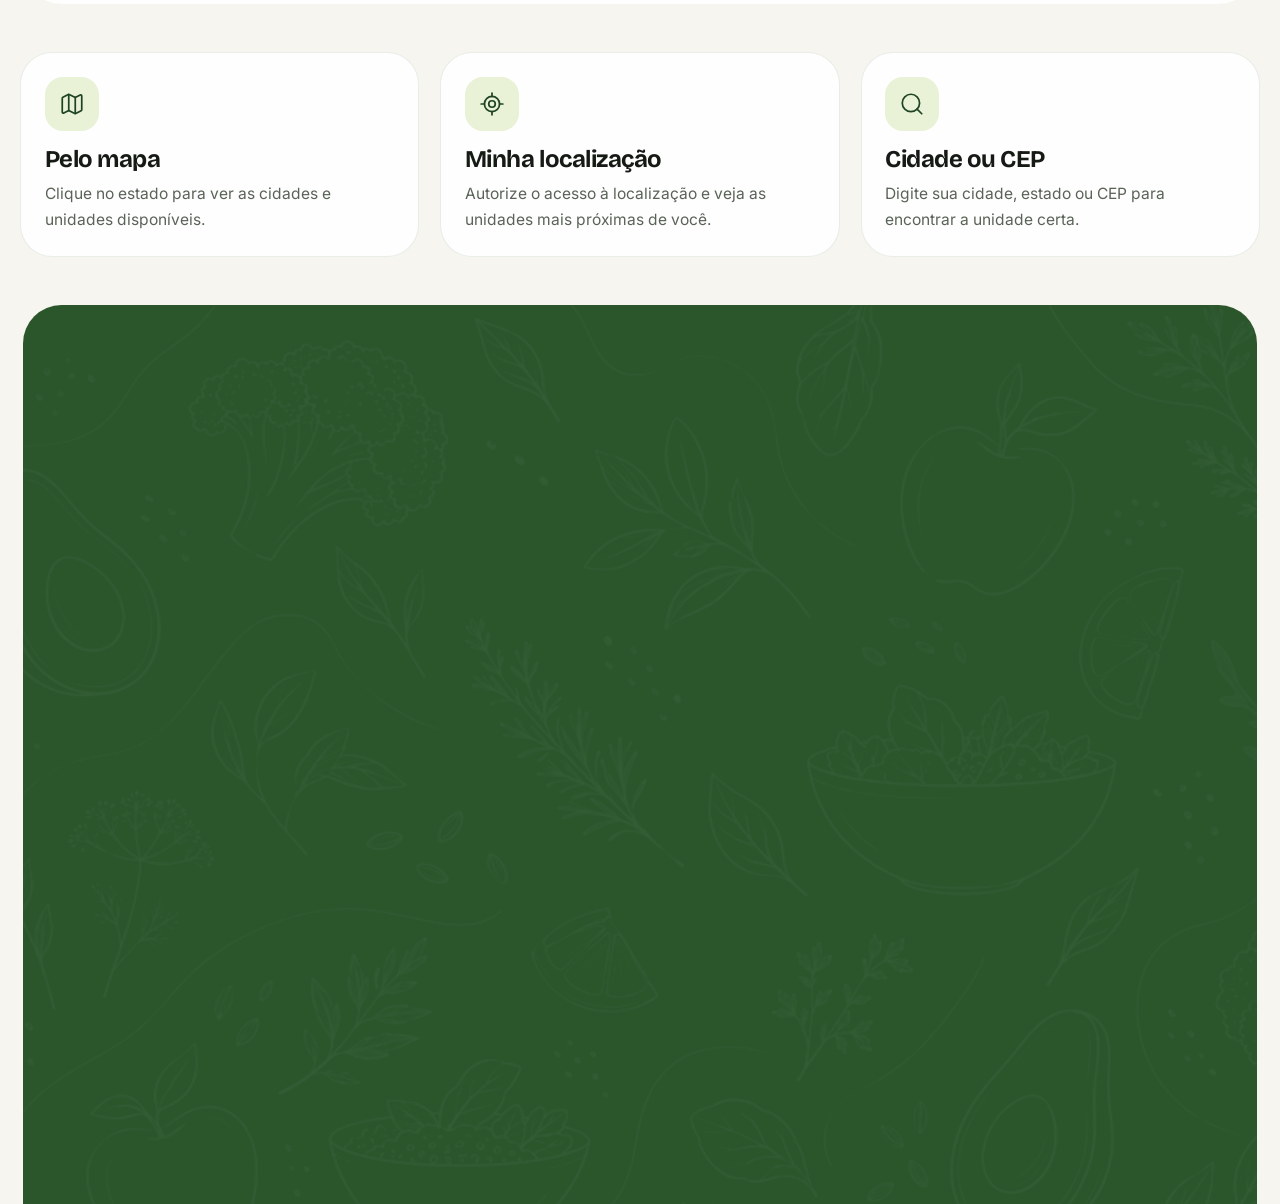
<file: unidades.html>
<!DOCTYPE html>
<html lang="pt-BR">
<head>
<meta charset="utf-8">
<meta name="viewport" content="width=device-width, initial-scale=1">
<script>document.documentElement.classList.add("js");if((!("PageRevealEvent" in window)||location.protocol==="file:")&&!matchMedia("(prefers-reduced-motion: reduce)").matches)document.documentElement.classList.add("transicao-js")</script>
<title>Encontre uma Unidade — Light Food Way</title>
<meta name="description" content="Encontre a Light Food Way mais próxima pelo mapa, pela sua localização ou por cidade e CEP. Veja endereço, horário e canais de pedido.">
<meta name="theme-color" content="#2B562C">
<link rel="canonical" href="https://www.lightfoodway.com.br/unidades.html">

<meta property="og:type" content="website">
<meta property="og:site_name" content="Light Food Way">
<meta property="og:title" content="Encontre uma Unidade — Light Food Way">
<meta property="og:description" content="Encontre a Light Food Way mais próxima pelo mapa, pela sua localização ou por cidade e CEP. Veja endereço, horário e canais de pedido.">
<meta property="og:url" content="https://www.lightfoodway.com.br/unidades.html">
<meta property="og:image" content="https://www.lightfoodway.com.br/assets/img/og-lightfoodway.webp">
<meta property="og:image:type" content="image/webp">
<meta property="og:image:width" content="1200">
<meta property="og:image:height" content="630">
<meta property="og:image:alt" content="Refeições Light Food Way prontas para levar">
<meta property="og:locale" content="pt_BR">
<meta name="twitter:card" content="summary_large_image">

<link rel="icon" href="assets/img/favicon.ico?v=4" sizes="32x32">
<link rel="icon" href="assets/img/favicon.svg?v=4" type="image/svg+xml">
<link rel="apple-touch-icon" href="assets/img/apple-touch-icon.png?v=4">
<link rel="preload" href="assets/fonts/inter-latin.woff2" as="font" type="font/woff2" crossorigin>
<link rel="preload" href="assets/fonts/bricolage-grotesque-latin.woff2" as="font" type="font/woff2" crossorigin>
<link rel="preconnect" href="https://viacep.com.br">
<link rel="stylesheet" href="style.min.css?v=2026-10-16">
<link rel="stylesheet" href="page-transitions.min.css?v=2026-10-16">
<script type="speculationrules">{"prerender":[{"where":{"href_matches":"/*"},"eagerness":"moderate"}]}</script>
</head>
<body>
<a class="pular-link" href="#conteudo">Pular para o conteúdo</a>

<header class="header" data-header>
  <div class="container nav-wrap">
    <a class="logo" href="index.html" aria-label="Light Food Way — página inicial">
      <img class="logo__img" src="assets/img/logo-lightfoodway.webp" alt="Light Food Way" width="532" height="219">
    </a>

    <nav class="desktop-nav" aria-label="Menu principal">
      <a href="index.html">Início</a>
      <a href="nossas-linhas.html">Nossas Linhas</a>
      <a href="como-funciona.html">Como Funciona</a>
      <a href="unidades.html" aria-current="page">Encontre uma Unidade</a>
      <a href="sobre.html">Sobre a LFW</a>
      <a href="faq.html">Dúvidas Frequentes</a>
      <a href="expansao.html">Seja um franqueado</a>
    </nav>

    <a class="contact-pill" href="unidades.html">Encontre uma unidade
      <span><svg viewBox="0 0 24 24" fill="none" stroke="currentColor" stroke-width="2" stroke-linecap="round" stroke-linejoin="round" aria-hidden="true" focusable="false"><path d="M7 7h10v10"/><path d="M7 17 17 7"/></svg></span>
    </a>

    <button class="menu-btn" data-menu-toggle type="button" aria-label="Abrir menu" aria-expanded="false" aria-controls="menu">
      <span class="menu-btn__linhas" aria-hidden="true"><span></span><span></span><span></span></span>
    </button>
  </div>

  <!-- Menu de tela cheia: aparece quando os links não cabem na barra -->
  <nav class="mobile-nav" id="menu" data-nav aria-label="Menu">
    <ul class="mobile-nav__lista">
      <li><a href="index.html"><span class="mobile-nav__n" aria-hidden="true">01</span><span class="mobile-nav__txt">Início</span><span class="mobile-nav__seta" aria-hidden="true"><svg viewBox="0 0 24 24" fill="none" stroke="currentColor" stroke-width="2" stroke-linecap="round" stroke-linejoin="round" aria-hidden="true" focusable="false"><path d="M7 7h10v10"/><path d="M7 17 17 7"/></svg></span></a></li>
      <li><a href="nossas-linhas.html"><span class="mobile-nav__n" aria-hidden="true">02</span><span class="mobile-nav__txt">Nossas Linhas</span><span class="mobile-nav__seta" aria-hidden="true"><svg viewBox="0 0 24 24" fill="none" stroke="currentColor" stroke-width="2" stroke-linecap="round" stroke-linejoin="round" aria-hidden="true" focusable="false"><path d="M7 7h10v10"/><path d="M7 17 17 7"/></svg></span></a></li>
      <li><a href="como-funciona.html"><span class="mobile-nav__n" aria-hidden="true">03</span><span class="mobile-nav__txt">Como Funciona</span><span class="mobile-nav__seta" aria-hidden="true"><svg viewBox="0 0 24 24" fill="none" stroke="currentColor" stroke-width="2" stroke-linecap="round" stroke-linejoin="round" aria-hidden="true" focusable="false"><path d="M7 7h10v10"/><path d="M7 17 17 7"/></svg></span></a></li>
      <li><a href="unidades.html" aria-current="page"><span class="mobile-nav__n" aria-hidden="true">04</span><span class="mobile-nav__txt">Encontre uma Unidade</span><span class="mobile-nav__seta" aria-hidden="true"><svg viewBox="0 0 24 24" fill="none" stroke="currentColor" stroke-width="2" stroke-linecap="round" stroke-linejoin="round" aria-hidden="true" focusable="false"><path d="M7 7h10v10"/><path d="M7 17 17 7"/></svg></span></a></li>
      <li><a href="sobre.html"><span class="mobile-nav__n" aria-hidden="true">05</span><span class="mobile-nav__txt">Sobre a LFW</span><span class="mobile-nav__seta" aria-hidden="true"><svg viewBox="0 0 24 24" fill="none" stroke="currentColor" stroke-width="2" stroke-linecap="round" stroke-linejoin="round" aria-hidden="true" focusable="false"><path d="M7 7h10v10"/><path d="M7 17 17 7"/></svg></span></a></li>
      <li><a href="faq.html"><span class="mobile-nav__n" aria-hidden="true">06</span><span class="mobile-nav__txt">Dúvidas Frequentes</span><span class="mobile-nav__seta" aria-hidden="true"><svg viewBox="0 0 24 24" fill="none" stroke="currentColor" stroke-width="2" stroke-linecap="round" stroke-linejoin="round" aria-hidden="true" focusable="false"><path d="M7 7h10v10"/><path d="M7 17 17 7"/></svg></span></a></li>
      <li><a href="expansao.html"><span class="mobile-nav__n" aria-hidden="true">07</span><span class="mobile-nav__txt">Seja um franqueado</span><span class="mobile-nav__seta" aria-hidden="true"><svg viewBox="0 0 24 24" fill="none" stroke="currentColor" stroke-width="2" stroke-linecap="round" stroke-linejoin="round" aria-hidden="true" focusable="false"><path d="M7 7h10v10"/><path d="M7 17 17 7"/></svg></span></a></li>
    </ul>
    <div class="mobile-nav__base">
      <a class="btn btn--primario" href="unidades.html"><span class="btn-txt">Encontre uma unidade</span><span class="btn-fundo" aria-hidden="true"></span><span class="btn-txt btn-txt--fundo" aria-hidden="true">Encontre uma unidade</span><span class="btn-icone" aria-hidden="true"><svg class="btn-icone__sai" viewBox="0 0 24 24" fill="none" stroke="currentColor" stroke-width="2" stroke-linecap="round" stroke-linejoin="round" aria-hidden="true" focusable="false"><path d="M7 7h10v10"/><path d="M7 17 17 7"/></svg><svg class="btn-icone__entra" viewBox="0 0 24 24" fill="none" stroke="currentColor" stroke-width="2" stroke-linecap="round" stroke-linejoin="round" aria-hidden="true" focusable="false"><path d="M7 7h10v10"/><path d="M7 17 17 7"/></svg></span></a>
      <a class="btn btn--fantasma" href="unidades.html#pedido"><span class="btn-txt">Faça seu pedido</span><span class="btn-fundo" aria-hidden="true"></span><span class="btn-txt btn-txt--fundo" aria-hidden="true">Faça seu pedido</span><span class="btn-icone" aria-hidden="true"><svg class="btn-icone__sai" viewBox="0 0 24 24" fill="none" stroke="currentColor" stroke-width="2" stroke-linecap="round" stroke-linejoin="round" aria-hidden="true" focusable="false"><path d="M7 7h10v10"/><path d="M7 17 17 7"/></svg><svg class="btn-icone__entra" viewBox="0 0 24 24" fill="none" stroke="currentColor" stroke-width="2" stroke-linecap="round" stroke-linejoin="round" aria-hidden="true" focusable="false"><path d="M7 7h10v10"/><path d="M7 17 17 7"/></svg></span></a>
    </div>
  </nav>
</header>
<main id="conteudo">

  <section class="hero-pagina hero-pagina--foto hero-pagina--unidades">
    <div class="container">
      <nav class="migalhas" aria-label="Você está aqui"><a href="index.html">Início</a> <span aria-hidden="true">›</span> Encontre uma Unidade</nav>
      <h1>Encontre a Light Food Way <em>mais próxima de você</em></h1>
      <p>Consulte nossas unidades, veja os canais de atendimento e encontre a melhor opção para fazer seu pedido.</p>
    </div>
  </section>


  <section class="secao secao--alt" id="unidades">
    <div class="container">

      <form class="busca" data-busca role="search" novalidate>
        <label class="sr-only" for="busca-unidade">Digite sua cidade, estado ou CEP</label>
        <div class="busca__campo">
          <span class="busca__icone" aria-hidden="true"><svg class="icone" viewBox="0 0 24 24" fill="none" stroke="currentColor" stroke-width="1.6" stroke-linecap="round" stroke-linejoin="round" aria-hidden="true" focusable="false"><path d="m21 21-4.34-4.34"/><circle cx="11" cy="11" r="8"/></svg></span>
          <input id="busca-unidade" data-busca-input type="search" placeholder="Digite sua cidade, estado ou CEP" autocomplete="off" required minlength="2" maxlength="80" aria-describedby="busca-unidade-erro" aria-invalid="false">
        </div>
        <button class="btn btn--primario" type="submit"><span class="btn-txt">Encontrar unidade</span><span class="btn-fundo" aria-hidden="true"></span><span class="btn-txt btn-txt--fundo" aria-hidden="true">Encontrar unidade</span><span class="btn-icone" aria-hidden="true"><svg class="btn-icone__sai" viewBox="0 0 24 24" fill="none" stroke="currentColor" stroke-width="2" stroke-linecap="round" stroke-linejoin="round" aria-hidden="true" focusable="false"><path d="M7 7h10v10"/><path d="M7 17 17 7"/></svg><svg class="btn-icone__entra" viewBox="0 0 24 24" fill="none" stroke="currentColor" stroke-width="2" stroke-linecap="round" stroke-linejoin="round" aria-hidden="true" focusable="false"><path d="M7 7h10v10"/><path d="M7 17 17 7"/></svg></span></button>
        <button class="btn btn--secundario" type="button" data-geo><span class="btn-txt">Usar minha localização</span><span class="btn-fundo" aria-hidden="true"></span><span class="btn-txt btn-txt--fundo" aria-hidden="true">Usar minha localização</span><span class="btn-icone" aria-hidden="true"><svg class="btn-icone__sai" viewBox="0 0 24 24" fill="none" stroke="currentColor" stroke-width="1.6" stroke-linecap="round" stroke-linejoin="round" aria-hidden="true" focusable="false"><line x1="2" x2="5" y1="12" y2="12"/><line x1="19" x2="22" y1="12" y2="12"/><line x1="12" x2="12" y1="2" y2="5"/><line x1="12" x2="12" y1="19" y2="22"/><circle cx="12" cy="12" r="7"/><circle cx="12" cy="12" r="3"/></svg><svg class="btn-icone__entra" viewBox="0 0 24 24" fill="none" stroke="currentColor" stroke-width="1.6" stroke-linecap="round" stroke-linejoin="round" aria-hidden="true" focusable="false"><line x1="2" x2="5" y1="12" y2="12"/><line x1="19" x2="22" y1="12" y2="12"/><line x1="12" x2="12" y1="2" y2="5"/><line x1="12" x2="12" y1="19" y2="22"/><circle cx="12" cy="12" r="7"/><circle cx="12" cy="12" r="3"/></svg></span></button>
      </form>
      <p class="busca__status" id="busca-unidade-erro" data-busca-status role="status" aria-live="polite"></p>

      <div class="unidades">
        <div class="mapa">
          <h3 class="sr-only">Mapa de unidades por estado</h3>
          <div class="mapa__grade" data-mapa role="group" aria-label="Estados do Brasil"></div>
          <div class="mapa__legenda">
            <span><i class="legenda--tem"></i> Estado com unidades</span>
            <span><i class="legenda--breve"></i> Em breve</span>
            <span><i class="legenda--ativo"></i> Selecionado</span>
          </div>
        </div>

        <div class="unidades__resultado" id="pedido">
          <div class="painel__titulo">
            <span data-painel-titulo>Todas as unidades</span>
            <span class="painel__contagem" data-painel-contagem></span>
          </div>
          <div class="painel" data-painel aria-live="polite"></div>
        </div>
      </div>
    </div>
  </section>


  <section class="secao secao--compacta">
    <div class="container">
      <div class="grid grid--3 grid--trio">
        <article class="card"><span class="card__icone"><svg class="icone" viewBox="0 0 24 24" fill="none" stroke="currentColor" stroke-width="1.6" stroke-linecap="round" stroke-linejoin="round" aria-hidden="true" focusable="false"><path d="M14.106 5.553a2 2 0 0 0 1.788 0l3.659-1.83A1 1 0 0 1 21 4.619v12.764a1 1 0 0 1-.553.894l-4.553 2.277a2 2 0 0 1-1.788 0l-4.212-2.106a2 2 0 0 0-1.788 0l-3.659 1.83A1 1 0 0 1 3 19.381V6.618a1 1 0 0 1 .553-.894l4.553-2.277a2 2 0 0 1 1.788 0z"/><path d="M15 5.764v15"/><path d="M9 3.236v15"/></svg></span><h3>Pelo mapa</h3><p>Clique no estado para ver as cidades e unidades disponíveis.</p></article>
        <article class="card"><span class="card__icone"><svg class="icone" viewBox="0 0 24 24" fill="none" stroke="currentColor" stroke-width="1.6" stroke-linecap="round" stroke-linejoin="round" aria-hidden="true" focusable="false"><line x1="2" x2="5" y1="12" y2="12"/><line x1="19" x2="22" y1="12" y2="12"/><line x1="12" x2="12" y1="2" y2="5"/><line x1="12" x2="12" y1="19" y2="22"/><circle cx="12" cy="12" r="7"/><circle cx="12" cy="12" r="3"/></svg></span><h3>Minha localização</h3><p>Autorize o acesso à localização e veja as unidades mais próximas de você.</p></article>
        <article class="card"><span class="card__icone"><svg class="icone" viewBox="0 0 24 24" fill="none" stroke="currentColor" stroke-width="1.6" stroke-linecap="round" stroke-linejoin="round" aria-hidden="true" focusable="false"><path d="m21 21-4.34-4.34"/><circle cx="11" cy="11" r="8"/></svg></span><h3>Cidade ou CEP</h3><p>Digite sua cidade, estado ou CEP para encontrar a unidade certa.</p></article>
      </div>
    </div>
  </section>


  <section class="secao cta-final">
    <div class="container">
      <h2>Sua próxima refeição pode ser <em>muito mais prática</em></h2>
      <p>Encontre uma Light Food Way perto de você e descubra suas próximas refeições favoritas.</p>
      <div class="acoes acoes--centro">
        <a class="btn btn--primario btn--grande" href="unidades.html"><span class="btn-txt">Encontrar uma unidade</span><span class="btn-fundo" aria-hidden="true"></span><span class="btn-txt btn-txt--fundo" aria-hidden="true">Encontrar uma unidade</span><span class="btn-icone" aria-hidden="true"><svg class="btn-icone__sai" viewBox="0 0 24 24" fill="none" stroke="currentColor" stroke-width="2" stroke-linecap="round" stroke-linejoin="round" aria-hidden="true" focusable="false"><path d="M7 7h10v10"/><path d="M7 17 17 7"/></svg><svg class="btn-icone__entra" viewBox="0 0 24 24" fill="none" stroke="currentColor" stroke-width="2" stroke-linecap="round" stroke-linejoin="round" aria-hidden="true" focusable="false"><path d="M7 7h10v10"/><path d="M7 17 17 7"/></svg></span></a>
        <a class="btn btn--fantasma btn--grande" href="nossas-linhas.html"><span class="btn-txt">Conhecer nossas linhas</span><span class="btn-fundo" aria-hidden="true"></span><span class="btn-txt btn-txt--fundo" aria-hidden="true">Conhecer nossas linhas</span><span class="btn-icone" aria-hidden="true"><svg class="btn-icone__sai" viewBox="0 0 24 24" fill="none" stroke="currentColor" stroke-width="2" stroke-linecap="round" stroke-linejoin="round" aria-hidden="true" focusable="false"><path d="M7 7h10v10"/><path d="M7 17 17 7"/></svg><svg class="btn-icone__entra" viewBox="0 0 24 24" fill="none" stroke="currentColor" stroke-width="2" stroke-linecap="round" stroke-linejoin="round" aria-hidden="true" focusable="false"><path d="M7 7h10v10"/><path d="M7 17 17 7"/></svg></span></a>
      </div>
    </div>
  </section>


</main>

<footer class="rodape">
  <div class="container">
    <div class="rodape__grid">
      <div class="rodape__sobre">
        <a class="logo" href="index.html">
          <img class="logo__img" src="assets/img/logo-lightfoodway.webp" alt="Light Food Way" width="532" height="219">
        </a>
        <p>Comida de verdade para deixar sua rotina mais leve. Refeições práticas, saborosas e ultracongeladas.</p>
        <div class="sociais">
          <a href="https://www.instagram.com/lightfoodway/" target="_blank" rel="noopener" aria-label="Instagram da Light Food Way">Instagram</a>
          <a href="https://www.facebook.com/lightfoodway/?locale=pt_BR" target="_blank" rel="noopener" aria-label="Facebook da Light Food Way">Facebook</a>
          <!-- TikTok: sem perfil oficial definido. Para reativar, troque a URL pelo perfil real e descomente.
          <a href="https://www.tiktok.com/@lightfoodway" target="_blank" rel="noopener" aria-label="TikTok da Light Food Way">TikTok</a>
          -->
        </div>
      </div>

      <div>
        <h2 class="rodape__titulo">Navegação</h2>
        <ul class="rodape__lista">
          <li><a href="index.html">Início</a></li>
          <li><a href="nossas-linhas.html">Nossas Linhas</a></li>
          <li><a href="como-funciona.html">Como Funciona</a></li>
          <li><a href="unidades.html">Encontre uma Unidade</a></li>
          <li><a href="sobre.html">Sobre a LFW</a></li>
          <li><a href="faq.html">Dúvidas Frequentes</a></li>
        </ul>
      </div>

      <div>
        <h2 class="rodape__titulo">Consumidor</h2>
        <ul class="rodape__lista">
          <li><a href="unidades.html">Encontre uma unidade</a></li>
          <li><a href="unidades.html#pedido">Faça seu pedido</a></li>
          <li><a href="faq.html">Dúvidas frequentes</a></li>
          <li><a href="mailto:contato@lightfoodway.com.br">Fale conosco</a></li>
        </ul>
      </div>

      <div>
        <h2 class="rodape__titulo">Institucional</h2>
        <ul class="rodape__lista">
          <li><a href="sobre.html">Sobre a LFW</a></li>
          <li><a href="#politica-de-privacidade" data-legal="privacidade">Política de Privacidade</a></li>
          <li><a href="#termos-de-uso" data-legal="termos">Termos de Uso</a></li>
        </ul>
      </div>
    </div>

    <!-- Franquias: acesso secundário, apenas no rodapé (briefing, item 1) -->
    <div class="rodape__expansao">
      <span><strong>Quer empreender com a Light Food Way na sua cidade?</strong> Conheça nosso modelo de expansão e fale com nossa equipe.</span>
      <a class="link-seta link-seta--claro" href="expansao.html">Seja um franqueado <svg class="icone" viewBox="0 0 24 24" fill="none" stroke="currentColor" stroke-width="1.6" stroke-linecap="round" stroke-linejoin="round" aria-hidden="true" focusable="false"><path d="M5 12h14"/><path d="m12 5 7 7-7 7"/></svg></a>
    </div>

    <div class="rodape__selos">
      <img src="assets/img/selo-eureciclo.webp" alt="Selo eureciclo" width="271" height="74" loading="lazy" decoding="async">
      <img src="assets/img/selo-abf.webp" alt="ABF, Associação Brasileira de Franchising" width="502" height="96" loading="lazy" decoding="async">
    </div>

    <div class="rodape__base">
      <p>© <span data-ano>2026</span> Light Food Way. Todos os direitos reservados.</p>
      <ul>
        <li><a href="#politica-de-privacidade" data-legal="privacidade">Privacidade</a></li>
        <li><a href="#termos-de-uso" data-legal="termos">Termos</a></li>
      </ul>
      <a class="gr-credit" href="https://grbrands.com.br" target="_blank" rel="noopener noreferrer" aria-label="Desenvolvido por GR Brands — abrir site"><span>Desenvolvido por</span><span class="gr-lockup"><img src="assets/img/grbrands-icon-white.svg" alt="" width="84" height="84"><strong>GR Brands<span class="gr-dot">.</span></strong></span></a>
    </div>
  </div>
</footer>

<div class="cta-mobile">
  <a class="btn btn--primario btn--bloco" href="unidades.html"><span class="btn-txt">Encontre uma unidade</span><span class="btn-fundo" aria-hidden="true"></span><span class="btn-txt btn-txt--fundo" aria-hidden="true">Encontre uma unidade</span><span class="btn-icone" aria-hidden="true"><svg class="btn-icone__sai" viewBox="0 0 24 24" fill="none" stroke="currentColor" stroke-width="2" stroke-linecap="round" stroke-linejoin="round" aria-hidden="true" focusable="false"><path d="M7 7h10v10"/><path d="M7 17 17 7"/></svg><svg class="btn-icone__entra" viewBox="0 0 24 24" fill="none" stroke="currentColor" stroke-width="2" stroke-linecap="round" stroke-linejoin="round" aria-hidden="true" focusable="false"><path d="M7 7h10v10"/><path d="M7 17 17 7"/></svg></span></a>
</div>

<script src="mapa-brasil.min.js?v=2026-09-22" defer></script>
<script src="unidades.min.js?v=2026-09-30" defer></script>
<script src="main.min.js?v=2026-10-09" defer></script>
<script src="page-transitions.min.js?v=2026-10-16" defer></script>
</body>
</html>
</file>
<file: expansao.css>
/* Página de expansão — complementa style.min.css */

/* 1. Hero */
.hero-pagina--expansao .container{grid-template-columns:minmax(0,1fr) clamp(280px,38vw,500px)}
.hero-pagina--expansao h1{max-width:15ch}
.hero-pagina--expansao p{max-width:48ch}
.hero-pagina--expansao .exp-hero__apoio{font-size:var(--fs-body);color:#ffffffb3;margin-top:.25rem}
.exp-hero__acoes{justify-content:flex-start;margin-top:1.6rem;gap:.7rem}

.exp-mosaico{position:relative;aspect-ratio:1/1;width:100%}
.exp-mosaico img{position:absolute;display:block;object-fit:cover;border-radius:var(--r-lg);box-shadow:0 26px 56px #00000057;outline:1px solid rgba(255,255,255,.16);outline-offset:-1px}
.exp-mosaico__a{left:0;top:0;width:58%;height:56%}
.exp-mosaico__b{right:0;top:0;width:39%;height:56%;object-position:50% 40%}
.exp-mosaico__c{left:0;bottom:0;width:100%;height:41%;object-position:50% 60%}
.exp-mosaico__tag{position:absolute;z-index:3;font-size:var(--fs-mini);font-weight:600;letter-spacing:.1em;text-transform:uppercase;background:#fefefeeb;color:var(--verde-700);padding:.35rem .75rem;border-radius:var(--r-pill);box-shadow:var(--sombra-sm)}
.exp-mosaico__tag--a{left:3%;top:4%}
.exp-mosaico__tag--b{right:3%;top:4%}
.exp-mosaico__tag--c{left:3%;bottom:4%}

/* empilha só no celular e no tablet em pé; deitado, texto e fotos ficam lado a lado */
@media (max-width:560px),(max-width:900px) and (orientation:portrait){
  .hero-pagina--expansao .container{grid-template-columns:1fr}
  .exp-mosaico{width:min(440px,100%);margin-inline:auto;margin-top:.5rem}
}
/* tablet em pé: texto na largura toda e as três fotos numa faixa larga */
@media (min-width:561px) and (max-width:900px) and (orientation:portrait){
  .hero-pagina--expansao h1{max-width:16ch}
  .hero-pagina--expansao p{max-width:60ch}
  .exp-mosaico{width:100%;aspect-ratio:2.2/1;margin-top:1.75rem}
  .exp-mosaico__a{left:0;top:0;width:38%;height:100%}
  .exp-mosaico__b{left:40.5%;right:auto;top:0;width:25%;height:100%}
  .exp-mosaico__c{left:auto;right:0;top:0;bottom:auto;width:32%;height:100%}
  .exp-mosaico__tag--a{left:2.5%;top:auto;bottom:6%}
  .exp-mosaico__tag--b{left:42.5%;right:auto;top:auto;bottom:6%}
  .exp-mosaico__tag--c{left:70.5%;top:auto;bottom:6%}
}
/* tablet deitado: título menor para os botões caberem na primeira tela */
@media (min-width:700px) and (max-width:1180px) and (orientation:landscape) and (min-height:521px){
  .hero-pagina--expansao h1{font-size:clamp(2.2rem,1rem + 2.7vw,3.3rem);max-width:16ch}
  .hero-pagina--expansao .container{grid-template-columns:minmax(0,1fr) clamp(280px,38vw,460px)}
}
@media (max-width:520px){
  .exp-hero__acoes .btn{width:100%;justify-content:space-between}
}

/* 2. Oportunidade */
.exp-sub{max-width:62ch!important}
.exp-sub--menor{font-size:var(--fs-body);color:var(--texto-suave);margin:.9rem auto 0;max-width:60ch;text-wrap:balance}
.exp-cards{display:grid;gap:var(--gap);grid-template-columns:repeat(4,minmax(0,1fr))}
@media (max-width:1020px){.exp-cards{grid-template-columns:repeat(2,minmax(0,1fr))}}
@media (max-width:560px){.exp-cards{grid-template-columns:1fr}}

/* 3. Categorias */
.exp-portfolio .secao__head{position:relative;z-index:1}
.exp-cats{list-style:none;margin:0;padding:0;display:grid;gap:var(--gap);grid-template-columns:repeat(3,minmax(0,1fr));position:relative;z-index:1}
.exp-cat{position:relative;border-radius:var(--r-lg);overflow:hidden;background:var(--verde-800);isolation:isolate}
.exp-cat__foto{margin:0;aspect-ratio:4/3}
.exp-cat__foto img{display:block;width:100%;height:100%;object-fit:cover;transition:transform var(--t-lento)}
.exp-cat:hover .exp-cat__foto img{transform:scale(1.04)}
.exp-cat__txt{position:absolute;inset:auto 0 0 0;padding:2.6rem 1.2rem 1.05rem;background:linear-gradient(to top,rgba(18,38,19,.92),rgba(18,38,19,.55) 60%,transparent)}
.exp-cat__txt h3{color:#fff;font-size:var(--fs-d3)}
.exp-cat__txt p{margin:.2rem 0 0;font-size:.9rem;color:#ffffffc7}
@media (max-width:900px){.exp-cats{grid-template-columns:repeat(2,minmax(0,1fr))}}
@media (max-width:480px){.exp-cats{gap:.6rem}.exp-cat__txt{padding:2rem .8rem .75rem}.exp-cat__txt p{display:none}.exp-cat__txt h3{font-size:1.05rem}}

/* 4. Para quem é */
.exp-perfil__grade{display:grid;grid-template-columns:minmax(0,1fr) minmax(0,1.1fr);gap:clamp(1.5rem,4vw,4rem);align-items:center}
.exp-perfil__intro{font-size:var(--fs-lead);color:var(--texto-suave);max-width:46ch;margin-bottom:1.25rem}
.exp-perfil__lista{list-style:none;margin:0;padding:0;display:grid;gap:.7rem}
.exp-perfil__lista li{display:flex;gap:.9rem;align-items:center;background:var(--superficie);border:1px solid var(--borda);border-radius:var(--r-md);padding:1rem 1.2rem;font-weight:500}
.exp-perfil__check{flex:none;width:36px;height:36px;border-radius:12px;display:grid;place-items:center;background:var(--lima);color:var(--verde-800)}
.exp-perfil__check .icone{width:20px;height:20px}
@media (max-width:860px){.exp-perfil__grade{grid-template-columns:1fr}}

/* 5 + 6. Formulário e WhatsApp */
.exp-contato{scroll-margin-top:calc(var(--header-h) - 1rem);overflow:clip}
.exp-contato__grade{display:grid;grid-template-columns:minmax(0,1.55fr) minmax(0,1fr);gap:var(--gap);align-items:start;position:relative;z-index:1}
@media (max-width:980px){.exp-contato__grade{grid-template-columns:1fr}}

.exp-form-card{background:var(--superficie);border:1px solid var(--borda);border-radius:var(--r-lg);padding:clamp(1.3rem,1rem + 2vw,2.5rem);box-shadow:var(--sombra-sm)}
.exp-form-card h2{font-size:clamp(1.6rem,1.2rem + 1.6vw,2.4rem)}
.exp-form-card h2 em,.exp-perfil h2 em,#oportunidade h2 em{color:var(--lima-700);font-style:normal}
.exp-form-card__preco{margin:0 0 1.2rem;padding:.85rem 1.1rem;border-radius:var(--r-md,14px);background:var(--lima-50);border:1px solid var(--lima-300);color:var(--verde-700);font-weight:500;line-height:1.45}.exp-form-card__preco strong{font-weight:700;white-space:nowrap}
.exp-form-card__sub{color:var(--texto-suave);margin:0 0 1.6rem;max-width:56ch}

.exp-form{display:grid;grid-template-columns:repeat(6,minmax(0,1fr));gap:1.05rem 1rem}
.exp-campo{grid-column:span 3;display:flex;flex-direction:column;gap:.4rem;min-width:0;margin:0;padding:0;border:0}
.exp-campo--cheio{grid-column:1/-1}
@media (max-width:560px){.exp-campo{grid-column:1/-1}}
.exp-campo label,.exp-grupo legend{font-weight:600;font-size:.92rem;color:var(--grafite)}
.exp-grupo legend{padding:0;margin-bottom:.55rem}
.exp-obrig{color:var(--lima-700)}
.exp-campo input,.exp-campo select{width:100%;font:inherit;font-size:1rem;color:var(--texto);background:var(--bg);border:1px solid var(--borda-forte);border-radius:var(--r-sm);padding:.85rem 1rem;min-height:50px;transition:border-color var(--t),box-shadow var(--t),background var(--t);appearance:none}
.exp-campo select{background-image:url("data:image/svg+xml,%3Csvg xmlns='http://www.w3.org/2000/svg' viewBox='0 0 24 24' fill='none' stroke='%232B562C' stroke-width='2' stroke-linecap='round' stroke-linejoin='round'%3E%3Cpath d='m6 9 6 6 6-6'/%3E%3C/svg%3E");background-repeat:no-repeat;background-position:right .8rem center;background-size:18px;padding-right:2.4rem}
.exp-campo input:focus,.exp-campo select:focus{outline:none;background-color:#fff;border-color:var(--lima-600);box-shadow:0 0 0 4px #99c44133}
.exp-campo input[aria-invalid=true],.exp-campo select[aria-invalid=true]{border-color:#a83028;box-shadow:0 0 0 4px #a8302824}
.exp-erro{margin:0;font-size:.84rem;color:#a83028}

.exp-opcoes{display:flex;flex-wrap:wrap;gap:.5rem}
.exp-opcao{position:relative;cursor:pointer}
.exp-opcao input{position:absolute;opacity:0;inset:0;margin:0;cursor:pointer}
.exp-opcao span{display:inline-flex;align-items:center;gap:.5rem;padding:.65rem 1rem;border-radius:var(--r-pill);border:1px solid var(--borda-forte);background:var(--bg);font-size:.93rem;line-height:1.25;transition:background var(--t),border-color var(--t),color var(--t)}
.exp-opcao span:before{content:"";flex:none;width:16px;height:16px;border-radius:50%;border:1.5px solid var(--cinza-400);background:#fff;transition:border var(--t),box-shadow var(--t)}
.exp-opcao:hover span{border-color:var(--lima-600)}
.exp-opcao input:checked+span{background:var(--lima-100);border-color:var(--lima-600);color:var(--verde-800);font-weight:600}
.exp-opcao input:checked+span:before{border:5px solid var(--verde-700)}
.exp-opcao input:focus-visible+span{box-shadow:0 0 0 4px #99c44155}
.exp-grupo[data-invalido] .exp-opcao span{border-color:#a83028}

.exp-pote{position:absolute!important;left:-9999px!important;width:1px;height:1px;opacity:0}
.exp-form__lgpd{margin:.2rem 0 0;font-size:.82rem;color:var(--texto-suave)}
.exp-form__lgpd a{color:var(--verde-700);text-decoration:underline}
.exp-form__enviar .btn{justify-content:space-between}
.exp-form__status{margin:.75rem 0 0;min-height:1.2rem;font-size:.9rem;color:var(--texto-suave)}
.exp-form__status[data-tipo=erro]{color:#a83028}
.exp-form__status a{color:inherit;text-decoration:underline;font-weight:600}
.exp-form[aria-busy=true] [data-enviar]{opacity:.7;pointer-events:none}

.exp-sucesso{width:min(520px,calc(100% - 2rem));max-height:calc(100dvh - 2rem);margin:auto;padding:clamp(2rem,1.4rem + 2vw,2.75rem) clamp(1.25rem,4vw,2.5rem);border:1px solid var(--borda-forte);border-radius:var(--r-lg);background:var(--superficie);color:var(--texto);text-align:center;overflow-y:auto;overscroll-behavior:contain}
.exp-sucesso::backdrop{background:#0f1c0fe0;backdrop-filter:blur(10px);-webkit-backdrop-filter:blur(10px)}
.exp-sucesso[open]{animation:exp-sucesso-entra .45s cubic-bezier(.2,.8,.2,1)}
.exp-sucesso[open]::backdrop{animation:exp-sucesso-fundo .3s ease-out}
@keyframes exp-sucesso-entra{from{opacity:0;transform:translateY(18px) scale(.97)}}
@keyframes exp-sucesso-fundo{from{opacity:0}}
@media (prefers-reduced-motion:reduce){.exp-sucesso[open],.exp-sucesso[open]::backdrop{animation:none}}
.exp-sucesso__fechar{position:absolute;top:.85rem;right:.85rem;width:42px;height:42px;display:grid;place-items:center;border:1px solid var(--borda-forte);border-radius:50%;background:var(--superficie);color:var(--verde-900);font-size:1.5rem;line-height:1;cursor:pointer;transition:background var(--t),color var(--t)}
.exp-sucesso__fechar:hover,.exp-sucesso__fechar:focus-visible{background:var(--verde-900);color:#fff}
.exp-sucesso__icone{width:64px;height:64px;margin:0 auto 1.1rem;border-radius:22px;display:grid;place-items:center;background:var(--lima);color:var(--verde-800)}
.exp-sucesso__icone .icone{width:32px;height:32px}
.exp-sucesso h2{margin-top:0}
.exp-sucesso p{color:var(--texto-suave);max-width:46ch;margin-inline:auto}
.exp-sucesso .exp-sucesso__agilizar{color:var(--texto);margin:1.5rem auto 1rem}

.exp-whats{position:sticky;top:calc(var(--header-h) + 1rem);overflow:hidden;isolation:isolate;border-radius:var(--r-lg);padding:clamp(1.4rem,1rem + 2vw,2.3rem);background:radial-gradient(circle at 90% 0%,rgba(153,196,65,.35),transparent 55%),var(--verde-900);color:#fff}
.exp-whats h2{font-size:clamp(1.45rem,1.15rem + 1.2vw,2rem);color:#fff}
.exp-whats h2 em{color:var(--lima);font-style:normal}
.exp-whats p{color:#ffffffc7;margin-bottom:1.4rem}
.exp-whats .btn{justify-content:space-between}
.exp-whats__icone{width:56px;height:56px;border-radius:18px;display:grid;place-items:center;background:var(--lima);color:var(--verde-800);margin-bottom:1.1rem}
.exp-whats__icone .icone{width:28px;height:28px}
.exp-whats .exp-whats__email{font-size:.88rem;margin:1.1rem 0 0;color:#ffffffa6}
.exp-whats__email a{color:var(--lima);text-decoration:underline;overflow-wrap:anywhere}
@media (max-width:980px){.exp-whats{position:static}}
@media (max-height:520px) and (orientation:landscape){.exp-mosaico{width:min(100%,320px);margin-inline:auto}}
</file>
<file: style.min.css>
@font-face{font-family:Inter;font-style:normal;font-weight:400 600;font-display:swap;src:url(assets/fonts/inter-latin.woff2) format("woff2")}@font-face{font-family:Bricolage Grotesque;font-style:normal;font-weight:600 800;font-display:swap;src:url(assets/fonts/bricolage-grotesque-latin.woff2) format("woff2")}:root{--branco:#FEFEFE;--lima:#99C441;--oliva:#6B8B61;--preto:#000000;--verde-900:#2B562C;--verde-800:#24461F;--verde-700:#1F4423;--verde-500:#4C7A3C;--lima-700:#6E9628;--lima-600:#7FA92F;--lima-300:#C2DE8D;--lima-100:#E9F2D6;--lima-50:#F3F8E9;--oliva-100:#E7EDE4;--creme:#F6F5EF;--creme-escuro:#EDEBE2;--grafite:#2E332C;--cinza-600:#5A6357;--cinza-400:#8B9386;--cinza-200:#D9DCD3;--cinza-100:#EDEFE9;--bg:var(--creme);--superficie:var(--branco);--texto:#161A15;--texto-suave:var(--cinza-600);--borda:rgba(43,86,44,.1);--borda-forte:rgba(43,86,44,.18);--font-display:"Bricolage Grotesque","Poppins","Segoe UI",system-ui,sans-serif;--font-body:"Inter","Segoe UI",system-ui,-apple-system,sans-serif;--fs-d1:clamp(2.3rem, 1.4rem + 3.4vw, 4rem);--fs-hero:clamp(2.35rem, 1.25rem + 4.4vw, 4.6rem);--fs-d2:clamp(1.85rem, 1.2rem + 2.6vw, 3.1rem);--fs-d3:clamp(1.2rem, 1.05rem + .7vw, 1.5rem);--fs-body:clamp(1rem, .97rem + .2vw, 1.08rem);--fs-lead:clamp(1.05rem, 1rem + .45vw, 1.25rem);--fs-mini:.78rem;--sec-y:clamp(2.75rem, 1.6rem + 4vw, 5.25rem);--gap:clamp(.9rem, .7rem + .75vw, 1.35rem);--inset:clamp(.65rem, 1.8vw, 1.5rem);--container:1240px;--container-narrow:780px;--r-xs:10px;--r-sm:14px;--r-md:22px;--r-lg:32px;--r-xl:clamp(24px, 3vw, 48px);--r-pill:999px;--sombra-xs:0 1px 2px rgba(43,86,44,.06);--sombra-sm:0 4px 16px rgba(43,86,44,.07);--sombra-md:0 14px 38px rgba(43,86,44,.11);--sombra-lg:0 28px 70px rgba(43,86,44,.17);--header-h:86px;--t:.3s cubic-bezier(.4,0,.2,1);--t-lento:.55s cubic-bezier(.2,.7,.3,1);--mola:cubic-bezier(.3,1.3,.5,1);--grao:url("data:image/svg+xml,%3Csvg xmlns='http://www.w3.org/2000/svg' width='140' height='140'%3E%3Cfilter id='n'%3E%3CfeTurbulence type='fractalNoise' baseFrequency='.85' numOctaves='3'/%3E%3C/filter%3E%3Crect width='140' height='140' filter='url(%23n)' opacity='.42'/%3E%3C/svg%3E")}*,*:before,*:after{box-sizing:border-box;-webkit-tap-highlight-color:transparent}html{-webkit-text-size-adjust:100%;scroll-behavior:smooth;scroll-padding-top:calc(var(--header-h) + 1.5rem);-webkit-tap-highlight-color:transparent}body{margin:0;font-family:var(--font-body);font-size:var(--fs-body);line-height:1.65;color:var(--texto);background:var(--bg);-webkit-font-smoothing:antialiased;text-rendering:optimizeLegibility;overflow-x:hidden}body.menu-aberto{overflow:hidden}img,picture,video,svg{max-width:100%;display:block}a{color:inherit;text-decoration:none}button{font:inherit;color:inherit;cursor:pointer;border:0;background:none;padding:0}ul,ol{margin:0;padding:0;list-style:none}blockquote{margin:0}p{margin:0 0 1rem}p:last-child{margin-bottom:0}code{font-family:ui-monospace,SFMono-Regular,Menlo,monospace;font-size:.9em;background:var(--lima-100);padding:.15em .45em;border-radius:6px}::selection{background:var(--lima);color:var(--verde-700)}a,button,input,textarea,select,summary{outline:none}:focus-visible{outline:3px solid var(--lima-700);outline-offset:3px;border-radius:6px}@supports (scrollbar-color: auto){html{scrollbar-color:var(--lima-300) transparent;scrollbar-width:thin}}h1,h2,h3,h4{font-family:var(--font-display);font-weight:700;line-height:1.06;letter-spacing:-.032em;margin:0 0 .55em;text-wrap:balance}h1{font-size:var(--fs-d1);font-weight:800}h2{font-size:var(--fs-d2)}h3{font-size:var(--fs-d3);line-height:1.2;letter-spacing:-.02em}h1 em,h2 em,h3 em{font-style:normal;color:var(--verde-500)}.secao--escura h1 em,.secao--escura h2 em,.cta-final h2 em,.hero em,.hero-pagina em{color:var(--lima)}.texto-destaque{font-size:var(--fs-lead);line-height:1.55;max-width:70ch;margin-inline:auto;text-align:center;color:#ffffffdb}.texto-destaque--claro{color:var(--texto);text-align:left;margin-inline:0;border-left:3px solid var(--lima);padding-left:1.25rem;font-weight:500}.container{width:min(100% - 2.5rem,var(--container));margin-inline:auto}.container--narrow{max-width:var(--container-narrow)}.secao{padding-block:var(--sec-y);position:relative}.secao--compacta{padding-block:clamp(2rem,1.25rem + 2.2vw,3.25rem)}@supports (content-visibility:auto){main>.secao,main>.home-story{content-visibility:auto;contain-intrinsic-size:auto 720px}main>.cta-final{contain-intrinsic-size:auto 430px}}.secao--alt,.secao--verde,.secao--escura,.cta-final{position:relative;overflow:hidden;border-radius:var(--r-xl);margin-inline:var(--inset)}.secao--alt{background:var(--superficie)}.secao--verde{background:var(--lima-50)}.secao--escura,.cta-final{background:var(--verde-900);color:var(--branco)}#ultracongelamento{background:url(assets/img/mascote-marca.webp?v=1) center top 3.5rem/auto max(125%,440px) no-repeat,var(--verde-900)}.cta-final{background:url(assets/img/pattern-claro.webp?v=4) center/cover no-repeat,var(--verde-900)}.secao--escura p,.cta-final p{color:#ffffffc7}.secao--escura:after,.cta-final:after{content:"";position:absolute;inset:0;background-image:var(--grao);opacity:.05;pointer-events:none;mix-blend-mode:overlay}.secao--verde:before,.secao--alt:before{content:"";position:absolute;width:min(52vw,520px);aspect-ratio:1;border-radius:50%;background:radial-gradient(circle,rgba(153,196,65,.16),transparent 72%);top:-30%;left:-18%;pointer-events:none}.secao--verde:after{content:"";position:absolute;width:min(40vw,380px);aspect-ratio:1;border-radius:50%;background:radial-gradient(circle,rgba(107,139,97,.13),transparent 72%);bottom:-26%;right:-12%;pointer-events:none}.cta-final:before{content:"";position:absolute;width:min(70vw,640px);aspect-ratio:1;border-radius:50%;background:radial-gradient(circle,rgba(153,196,65,.42),transparent 68%);top:-45%;right:-12%;pointer-events:none}.secao>.container{position:relative;z-index:1}.secao__head{max-width:none;margin-bottom:clamp(1.5rem,1rem + 1.4vw,2.25rem)}.secao__head--centro{margin-inline:auto;text-align:center}.secao__head--centro .secao__sub{margin-inline:auto}.secao__head--entre{max-width:none;display:flex;align-items:flex-end;justify-content:space-between;gap:2rem;flex-wrap:wrap}.secao__head--entre>div{max-width:none;flex:1 1 30rem}.secao__sub{font-size:var(--fs-lead);color:var(--texto-suave);margin:0;max-width:70ch;text-wrap:pretty}.secao__head--centro .secao__sub{max-width:58ch;margin-inline:auto;text-wrap:balance}.secao--escura .secao__sub,.cta-final .secao__sub{color:#ffffffbf}.grid{display:grid;gap:var(--gap)}.grid--2{grid-template-columns:repeat(auto-fit,minmax(min(100%,320px),1fr))}.grid--3{grid-template-columns:repeat(auto-fit,minmax(min(100%,290px),1fr))}.grid--3:not(.grid--trio){display:flex;flex-wrap:wrap;justify-content:center}.grid--3:not(.grid--trio){align-items:stretch}.grid--3:not(.grid--trio)>*{flex:0 1 100%;height:auto}@media (min-width:640px){.grid--3:not(.grid--trio)>*{flex-basis:calc((100% - var(--gap)) / 2)}}@media (min-width:1040px){.grid--3:not(.grid--trio)>*{flex-basis:calc((100% - var(--gap) * 3) / 4)}}.grid--4{grid-template-columns:1fr}.grid--4,.grid--linhas{grid-auto-rows:1fr}@media (min-width:640px){.grid--4{grid-template-columns:repeat(2,1fr)}}@media (min-width:1040px){.grid--4{grid-template-columns:repeat(4,1fr)}}.grid--trio{grid-template-columns:1fr}@media (min-width:560px){.grid--trio{grid-template-columns:repeat(2,1fr)}.grid--trio>:last-child{grid-column:1/-1}}@media (min-width:980px){.grid--trio{grid-template-columns:repeat(3,1fr)}.grid--trio>:last-child{grid-column:auto}}.grid--linhas{grid-template-columns:1fr}@media (min-width:640px){.grid--linhas{grid-template-columns:repeat(2,1fr)}}@media (min-width:1020px){.grid--linhas{grid-template-columns:repeat(3,1fr)}}.sr-only{position:absolute;width:1px;height:1px;padding:0;margin:-1px;overflow:hidden;clip:rect(0 0 0 0);white-space:nowrap;border:0}.pular-link{position:absolute;left:1rem;top:-70px;z-index:200;background:var(--verde-900);color:#fff;padding:.8rem 1.3rem;border-radius:0 0 var(--r-sm) var(--r-sm);transition:top var(--t)}.pular-link:focus{top:0}.texto-centro{text-align:center}@media (max-width:639px){.quebra-larga{display:none}}.icone{width:1.15em;height:1.15em;flex:none}.btn{--btn-circulo:32px;--btn-folga:8px;--btn-vao:.85rem;--btn-tempo:.45s;--btn-curva:cubic-bezier(.785,.135,.15,.86);--btn-janela:calc((100% - var(--btn-circulo)) / 2) var(--btn-folga) calc((100% - var(--btn-circulo)) / 2) calc(100% - var(--btn-folga) - var(--btn-circulo));position:relative;overflow:hidden;isolation:isolate;display:inline-flex;align-items:center;justify-content:space-between;gap:var(--btn-vao);max-width:100%;font-family:var(--font-body);font-weight:600;font-size:.95rem;letter-spacing:-.005em;line-height:1.25;padding:var(--btn-folga) var(--btn-folga) var(--btn-folga) 1.35rem;border:0;border-radius:var(--r-pill);background:var(--btn-bg);color:var(--btn-cor);box-shadow:inset 0 0 0 1.5px var(--btn-borda,transparent);text-align:left;transition:transform .2s ease}.btn--primario{--btn-bg:var(--lima);--btn-cor:var(--verde-800);--btn-cheio:var(--verde-900);--btn-cheio-txt:var(--lima);--btn-contorno:var(--lima)}.btn--secundario{--btn-bg:transparent;--btn-cor:var(--verde-800);--btn-borda:var(--borda-forte);--btn-cheio:var(--verde-900);--btn-cheio-txt:#fff;--btn-contorno:var(--verde-900)}.btn--fantasma{--btn-bg:transparent;--btn-cor:#fff;--btn-borda:rgba(255,255,255,.45);--btn-cheio:#fff;--btn-cheio-txt:var(--verde-900);--btn-contorno:#fff}.btn--grande{--btn-circulo:38px;--btn-folga:9px;font-size:1rem;padding-left:1.6rem}.btn--pequeno{--btn-circulo:28px;--btn-folga:6px;--btn-vao:.65rem;font-size:.88rem;padding-left:1.05rem}.btn--bloco{width:100%}.btn-txt{position:relative;z-index:1;text-wrap:balance}.btn-fundo{position:absolute;z-index:2;inset:var(--btn-janela);border-radius:var(--r-pill);background:var(--btn-cheio);box-shadow:inset 0 0 0 0 var(--btn-contorno);transition:inset var(--btn-tempo) var(--btn-curva),box-shadow .2s ease}.btn-txt--fundo{position:absolute;z-index:2;inset:0;display:flex;align-items:center;padding:inherit;padding-right:calc(var(--btn-folga) + var(--btn-circulo) + var(--btn-vao));color:var(--btn-cheio-txt);clip-path:inset(var(--btn-janela));transition:clip-path var(--btn-tempo) var(--btn-curva)}.btn-icone{position:relative;z-index:3;flex:none;width:var(--btn-circulo);height:var(--btn-circulo);border-radius:50%;overflow:hidden;background:var(--btn-cheio);color:var(--btn-cheio-txt)}.btn-icone svg{position:absolute;left:50%;top:50%;width:calc(var(--btn-circulo) * .48);height:calc(var(--btn-circulo) * .48);transition:transform var(--btn-tempo) var(--btn-curva)}.btn-icone__sai{transform:translate(-50%,-50%)}.btn-icone__entra{transform:translate(-170%,-50%) scale(0)}.btn:hover{transform:translateY(-2px)}.btn:active{transform:none}.btn:is(:hover,:focus-visible,.is-pressionado) .btn-fundo{inset:0;box-shadow:inset 0 0 0 2px var(--btn-contorno)}.btn:is(:hover,:focus-visible,.is-pressionado) .btn-txt--fundo{clip-path:inset(0 0 0 0)}.btn:is(:hover,:focus-visible,.is-pressionado) .btn-icone__sai{transform:translate(70%,-50%) scale(0)}.btn:is(:hover,:focus-visible,.is-pressionado) .btn-icone__entra{transform:translate(-50%,-50%)}.btn--texto{--btn-bg:transparent;--btn-cor:var(--grafite);padding:.6rem .4rem;font-weight:500}.btn--texto:hover{color:var(--verde-700);transform:none}.link-seta{display:inline-flex;align-items:center;gap:.45rem;font-weight:600;font-size:.94rem;color:var(--verde-700)}.link-seta .icone{transition:transform var(--t)}.link-seta:hover .icone{transform:translate(4px)}.link-seta--claro{color:var(--lima)}.bolha-seta{width:34px;height:34px;flex:none;border-radius:50%;display:grid;place-items:center;background:var(--lima-100);color:var(--verde-700);transition:background var(--t),color var(--t),transform var(--t)}.acoes{display:flex;flex-wrap:wrap;gap:.85rem;margin-top:1.5rem}.acoes--centro{justify-content:center}.header{--ilha-lado:max(20px, calc((100% - var(--container)) / 2));--ilha-curva:cubic-bezier(.4,0,.2,1);--menu-lado:max(24px, calc((100% - 680px)/2) );position:fixed;inset:0 0 auto;z-index:100;color:#fff;transition:top .38s var(--ilha-curva),color .3s ease}.header:before{content:"";position:absolute;inset:0;pointer-events:none;border-radius:0;opacity:0;background:linear-gradient(180deg,rgba(255,255,255,.55),transparent 58%),rgba(255,255,255,.68);backdrop-filter:blur(24px) saturate(160%);-webkit-backdrop-filter:blur(24px) saturate(160%);box-shadow:inset 0 0 0 1px rgba(43,86,44,.14),inset 0 1px 0 rgba(255,255,255,.95),inset 0 -1px 0 rgba(22,44,23,.05),0 20px 44px -24px rgba(22,44,23,.34),0 2px 9px -4px rgba(22,44,23,.14);transition:inset .38s var(--ilha-curva),border-radius .38s var(--ilha-curva),opacity .3s ease}.header.is-scrolled{top:12px;color:var(--verde-800)}.header.is-scrolled:before{inset:0 var(--ilha-lado);border-radius:var(--r-pill);opacity:1}.header .nav-wrap{position:relative;z-index:2;width:100%;margin-inline:0;height:var(--header-h);padding-inline:calc(var(--ilha-lado) + 10px) var(--ilha-lado);display:flex;align-items:center;gap:clamp(1rem,1.8vw,1.6rem);transition:height .38s var(--ilha-curva),padding .38s var(--ilha-curva)}.header.is-scrolled .nav-wrap{height:74px;--ilha-btn: 15px ;padding-inline:calc(var(--ilha-lado) + 26px) calc(var(--ilha-lado) + var(--ilha-btn))}.logo{display:inline-flex;align-items:center;flex:none}.logo__img{height:44px;width:auto;transition:height .38s var(--ilha-curva)}.header.is-scrolled .logo__img{height:38px}.rodape .logo__img{height:46px}.desktop-nav{margin-left:auto;display:flex;align-items:center;gap:clamp(1rem,1.7vw,1.9rem);font-size:.84rem;font-weight:600}.desktop-nav a{position:relative;opacity:.86;padding-block:12px;white-space:nowrap;transition:opacity .2s ease}.desktop-nav a:hover,.desktop-nav a[aria-current=page]{opacity:1}.desktop-nav a:after{content:"";position:absolute;left:0;right:0;bottom:6px;height:2px;border-radius:2px;background:var(--lima);transform:scaleX(0);transform-origin:right;transition:transform .35s cubic-bezier(.2,.7,.3,1)}.desktop-nav a:hover:after,.desktop-nav a[aria-current=page]:after{transform:scaleX(1);transform-origin:left}.header.is-scrolled .desktop-nav a:after{background:var(--lima-600)}.contact-pill{margin-left:clamp(.25rem,1vw,1rem);flex:none;display:inline-flex;align-items:center;gap:12px;border:1px solid rgba(255,255,255,.5);padding:8px 9px 8px 16px;border-radius:var(--r-pill);font-size:.84rem;font-weight:600;white-space:nowrap;transition:border-color .3s ease}.contact-pill:hover{border-color:var(--lima)}.header.is-scrolled .contact-pill{border-color:#2b562c4d}.header.is-scrolled .contact-pill:hover{border-color:var(--lima-600)}.contact-pill span{width:26px;height:26px;border-radius:50%;display:grid;place-items:center;background:var(--lima);color:var(--verde-900)}.contact-pill svg{width:14px;height:14px}.menu-btn{display:none;position:relative;flex:none;width:44px;height:44px;padding:0;border-radius:50%;border:1px solid rgba(255,255,255,.28);background:#ffffff1a;color:inherit;transition:background .25s ease,border-color .25s ease,color .25s ease,transform .18s ease}.header.is-scrolled .menu-btn{border-color:#2b562c3d;background:#2b562c0f}.menu-btn__linhas{position:absolute;left:50%;top:50%;width:18px;height:11px;transform:translate(-50%,-50%)}.menu-btn__linhas span{position:absolute;left:0;width:100%;height:1.8px;border-radius:2px;background:currentColor;transition:transform .28s ease,opacity .18s ease}.menu-btn__linhas span:nth-child(1){top:0}.menu-btn__linhas span:nth-child(2){top:4.6px}.menu-btn__linhas span:nth-child(3){top:9.2px}.menu-btn[aria-expanded=true] .menu-btn__linhas span:nth-child(1){transform:translateY(4.6px) rotate(45deg)}.menu-btn[aria-expanded=true] .menu-btn__linhas span:nth-child(2){opacity:0}.menu-btn[aria-expanded=true] .menu-btn__linhas span:nth-child(3){transform:translateY(-4.6px) rotate(-45deg)}@media (hover:hover){.menu-btn:hover{border-color:var(--lima);color:var(--lima)}}.menu-btn:active{transform:scale(.95)}.header.menu-aberto:before{opacity:0}.header.menu-aberto{top:0;color:#fff}.header.menu-aberto .menu-btn{border-color:#ffffff47;background:#ffffff1a}.header.menu-aberto .nav-wrap{height:var(--header-h);padding-inline:var(--menu-lado)}.mobile-nav{display:none}@media (max-width:1180px){.desktop-nav,.contact-pill{display:none}.menu-btn{display:block;margin-left:auto}.cta-mobile{display:block}.mobile-nav{position:fixed;inset:0;z-index:1;display:flex;flex-direction:column;padding:calc(var(--header-h) + 16px) var(--menu-lado) calc(28px + env(safe-area-inset-bottom));background:linear-gradient(155deg,var(--verde-900) 0%,var(--verde-700) 54%,#132A16 100%);color:#fff;overflow-y:auto;overscroll-behavior:contain;opacity:0;visibility:hidden;transition:opacity .26s ease,visibility 0s linear .26s}.mobile-nav.is-aberto{opacity:1;visibility:visible;transition:opacity .26s ease,visibility 0s}.mobile-nav__lista{position:relative;margin-block:auto}.mobile-nav__lista:before,.mobile-nav__lista li:after{content:"";position:absolute;left:0;right:0;height:1px;background:#ffffff24}.mobile-nav__lista:before{top:0}.mobile-nav__lista li{position:relative}.mobile-nav__lista li:after{bottom:0}.mobile-nav__lista a{display:grid;grid-template-columns:36px 1fr 46px;align-items:center;gap:10px;min-height:clamp(58px,9.5vh,80px);padding-block:10px;font-family:var(--font-display);font-size:clamp(24px,6.4vw,36px);font-weight:700;letter-spacing:-.035em;line-height:1.05}.mobile-nav__n{align-self:start;padding-top:.55em;font-family:var(--font-body);font-size:12px;font-weight:700;letter-spacing:.12em;color:var(--lima)}.mobile-nav__txt{transition:color .2s ease}.mobile-nav__lista a[aria-current=page] .mobile-nav__txt{color:var(--lima)}.mobile-nav__seta{width:46px;height:46px;border-radius:50%;display:grid;place-items:center;border:1px solid rgba(255,255,255,.22);transition:background .25s ease,border-color .25s ease,color .25s ease}.mobile-nav__seta svg{width:18px;height:18px}.mobile-nav__lista a:is(:focus-visible,:active) .mobile-nav__txt{color:var(--lima)}.mobile-nav__lista a:is(:focus-visible,:active) .mobile-nav__seta{background:var(--lima);border-color:var(--lima);color:var(--verde-900)}@media (hover:hover){.mobile-nav__lista a:hover .mobile-nav__txt{color:var(--lima)}.mobile-nav__lista a:hover .mobile-nav__seta{background:var(--lima);border-color:var(--lima);color:var(--verde-900)}}.mobile-nav__base{padding-top:28px;display:grid;gap:12px}.mobile-nav__base .btn{width:100%}}.cta-mobile{display:none;position:fixed;left:0;right:0;bottom:0;z-index:90;padding:.7rem 1rem calc(.7rem + env(safe-area-inset-bottom));background:#f6f5eff0;backdrop-filter:blur(12px);border-top:1px solid var(--borda)}@supports (transition-timing-function:linear(0,1)){:root{--mola:linear(0,.053,.177,.332,.492,.638,.762,.86,.933,.984,1.017,1.035,1.042,1.043,1.039,1.033,1.026,1.019,1.013,1.008,1.005,1.002,1)}}.hero{position:relative;isolation:isolate;margin:0;border-radius:0 0 var(--r-xl) var(--r-xl);overflow:hidden;background:var(--verde-900);color:var(--branco)}.hero__fundo{position:absolute;inset:0;z-index:-1;background:var(--verde-900) center/cover no-repeat}.hero__fundo:after{content:"";position:absolute;inset:0;background:radial-gradient(ellipse 75% 85% at 50% 42%,#162c17f2,#162c17e0,#162c17ad)}.hero__conteudo{display:flex;flex-direction:column;align-items:center;text-align:center;gap:clamp(1.25rem,.9rem + 1.1vw,1.9rem);padding-block:calc(var(--header-h) + clamp(1.75rem,1.1rem + 3vw,3.25rem)) clamp(1.75rem,1.2rem + 2vw,3rem)}.hero__slides{display:grid;grid-template-columns:minmax(0,1fr);grid-template-rows:auto auto auto;width:100%;justify-items:center}.slide{grid-column:1;grid-row:1/-1;display:grid;grid-template-rows:subgrid;justify-items:center;width:100%;visibility:hidden;pointer-events:none}.slide.is-ativo{visibility:visible;pointer-events:auto}.slide.is-saindo{visibility:visible}.slide__titulo{align-self:end;width:100%;margin:0;font-family:var(--font-display);font-size:var(--fs-hero);font-weight:800;line-height:1.02;letter-spacing:-.04em;text-wrap:balance}.slide__titulo em{font-style:normal}.slide__mascara{display:block;overflow:clip;padding-block:.08em .12em;margin-block:-.08em -.12em}.slide__giro{display:block;transform:translateY(110%)}.hero[data-direcao=tras] .slide__giro{transform:translateY(-110%)}.slide.is-ativo .slide__giro{transform:none;transition:transform 1.1s var(--mola) .34s}.slide.is-ativo .slide__mascara+.slide__mascara .slide__giro{transition-delay:.43s}.slide.is-saindo .slide__giro{transform:translateY(-110%);transition:transform .36s cubic-bezier(.55,0,.8,.2)}.hero[data-direcao=tras] .slide.is-saindo .slide__giro{transform:translateY(110%)}.slide__texto{align-self:start;max-width:70ch;margin:clamp(.9rem,.7rem + .6vw,1.35rem) 0 0;font-size:var(--fs-lead);color:#ffffffd1;text-wrap:pretty}.slide .acoes{align-self:start;justify-content:center;margin-top:clamp(1.25rem,1rem + .8vw,1.75rem)}.slide__texto,.slide .acoes{opacity:0;transform:translateY(10px);transition:opacity .25s ease,transform .25s ease}.slide.is-ativo .slide__texto,.slide.is-ativo .acoes{opacity:1;transform:none;transition:opacity .6s ease .5s,transform .9s var(--mola) .5s}.slide.is-ativo .acoes{transition-delay:.58s}.hero__controles{display:flex;align-items:center;justify-content:center;gap:.5rem}.hero__seta{width:44px;height:44px;flex:none;border-radius:50%;display:grid;place-items:center;color:#fff;background:#ffffff1a;border:1px solid rgba(255,255,255,.26);transition:background var(--t),border-color var(--t),transform var(--t)}.hero__seta:hover{background:#ffffff38;border-color:#ffffff73}.hero__seta:active{transform:scale(.94)}.hero__seta .icone{width:20px;height:20px}.hero__seta[data-prev] .icone{transform:rotate(180deg)}.hero__pontos{display:flex;align-items:center;gap:.15rem}.hero__ponto{height:40px;min-width:28px;display:grid;place-items:center;border-radius:var(--r-pill)}.hero__ponto:before{content:"";width:8px;height:8px;border-radius:var(--r-pill);background:#ffffff59;transition:width var(--t),background var(--t)}.hero__ponto:hover:before{background:#fff9}.hero__ponto.is-ativo:before{width:28px;background:var(--lima)}.faixa{margin:var(--inset);border-radius:var(--r-pill);overflow:hidden;background:var(--verde-900);color:var(--lima)}.home-hero>.faixa{position:relative;z-index:2;margin:0;border-top:1px solid rgba(255,255,255,.12);border-radius:0;background:#162c17eb}.hero>.faixa{position:relative;z-index:4;margin:0;border-top:1px solid rgba(255,255,255,.12);border-radius:0;background:#162c17eb}.faixa__inner{display:flex;gap:2.5rem;padding-block:1rem;white-space:nowrap;width:max-content;will-change:transform;animation:desliza 28s linear infinite}.faixa__item{font-family:var(--font-display);font-weight:600;font-size:.82rem;letter-spacing:.18em;text-transform:uppercase;display:flex;align-items:center;gap:2.5rem}.faixa__item:after{content:"";width:6px;height:6px;border-radius:50%;background:var(--lima);opacity:.55}@keyframes desliza{0%{transform:translateZ(0)}to{transform:translate3d(calc(-50% - 1.25rem),0,0)}}.hero-pagina{position:relative;overflow:hidden;margin:0;border-radius:0 0 var(--r-xl) var(--r-xl);padding-block:calc(var(--header-h) + clamp(1.75rem,1.1rem + 2.6vw,3rem)) clamp(2.25rem,1.5rem + 2.8vw,3.75rem);color:var(--branco);background:radial-gradient(circle at 86% 12%,rgba(153,196,65,.32),transparent 55%),radial-gradient(circle at 8% 96%,rgba(107,139,97,.3),transparent 52%),var(--verde-900)}.hero-pagina:after{content:"";position:absolute;inset:0;background-image:var(--grao);opacity:.05;pointer-events:none;mix-blend-mode:overlay}.hero-pagina .container{position:relative;z-index:1}.hero-pagina{display:flex;flex-direction:column;justify-content:center;min-height:calc(var(--header-h) + clamp(1.75rem,1.1rem + 2.6vw,3rem) + clamp(2.25rem,1.5rem + 2.8vw,3.75rem) + clamp(240px,30vw,410px))}.hero-pagina--foto:before{content:"";position:absolute;inset:0;pointer-events:none;background:var(--capa-secao) center/cover no-repeat;opacity:.06}.hero-pagina--sobre{--capa-secao:url(assets/img/capas/sobre-hero.webp)}.hero-pagina--unidades{--capa-secao:url(assets/img/capas/unidades-hero.webp)}.hero-pagina--como-funciona{--capa-secao:url(assets/img/capas/como-funciona-hero.webp)}.hero-pagina--faq{--capa-secao:url(assets/img/capas/faq-hero.webp)}.hero-pagina--linhas{--capa-secao:url(assets/img/banners/embalagens-900.webp)}.hero-pagina--como-funciona,.hero-pagina--unidades,.hero-pagina--sobre,.hero-pagina--faq{background:url(assets/img/mascote-marca-hero.webp?v=1) right 8% top 2rem/auto 115% no-repeat,radial-gradient(circle at 86% 12%,rgba(153,196,65,.32),transparent 55%),radial-gradient(circle at 8% 96%,rgba(107,139,97,.3),transparent 52%),var(--verde-900)}.hero-pagina h1{max-width:none}.hero-pagina p{color:#fffc;font-size:var(--fs-lead);max-width:62ch;text-wrap:balance}.migalhas{font-size:.85rem;color:#ffffff8c;margin-bottom:1.1rem}.hero-pagina--capa .container{display:grid;grid-template-columns:minmax(0,1fr) clamp(240px,30vw,410px);gap:clamp(1.5rem,3vw,3rem);align-items:center}.hero-pagina--capa h1{font-size:clamp(2.6rem,1.4rem + 3.8vw,4.8rem);max-width:13ch}.hero-pagina--capa p{max-width:42ch}.hero-pagina__capa{margin:0;position:relative}.hero-pagina__capa img{display:block;width:100%;height:auto;border-radius:var(--r-lg);box-shadow:0 26px 56px #00000057;outline:1px solid rgba(255,255,255,.16);outline-offset:-1px}@media (max-width:860px){.hero-pagina--capa .container{grid-template-columns:1fr}.hero-pagina__capa img{width:min(340px,80%);margin-inline:auto}}.migalhas a{transition:color var(--t)}.migalhas a:hover{color:var(--lima)}.card{position:relative;display:flex;flex-direction:column;height:100%;background:var(--superficie);border:1px solid var(--borda);border-radius:var(--r-lg);padding:clamp(1.2rem,1rem + .6vw,1.6rem);transition:transform var(--t),box-shadow var(--t),border-color var(--t)}.card:hover{transform:translateY(-4px);box-shadow:var(--sombra-md);border-color:var(--lima-300)}.card__icone{width:54px;height:54px;border-radius:18px;display:grid;place-items:center;background:var(--lima-100);color:var(--verde-700);margin-bottom:.9rem;transition:background var(--t),color var(--t)}.card__icone .icone{width:26px;height:26px}.card:hover .card__icone{background:var(--lima);color:var(--verde-800)}.card h3{margin-bottom:.45rem}.card p{color:var(--texto-suave);font-size:.97rem;margin:0}.card--marca{--card-green-start:#42794A;--card-green-middle:#2F6338;--card-green-end:#193F26;position:relative;isolation:isolate;overflow:hidden;background:var(--card-green-middle);border-color:#315f35;color:var(--branco)}.card--marca:before{content:"";position:absolute;z-index:-2;top:0;left:0;width:200%;height:200%;pointer-events:none;background:linear-gradient(135deg,var(--card-green-start),var(--card-green-middle) 54%,var(--card-green-end));transform:translate3d(0,-22.5%,0);animation:lfw-fluxo-marca 14s ease-in-out infinite alternate}.card--marca:after{content:"";position:absolute;z-index:-1;inset:0;pointer-events:none;background:radial-gradient(circle at 18% 12%,rgba(223,247,188,.18),transparent 42%)}@keyframes lfw-fluxo-marca{to{transform:translate3d(-50%,-27.5%,0)}}.card--marca p{color:#ffffffc7}.card--marca .card__icone{background:#ffffff1f;color:var(--lima)}.card--marca:hover .card__icone{background:var(--lima);color:var(--verde-800)}@keyframes green-card-flow{0%{background-position:0% 0%,0% 45%}to{background-position:100% 35%,100% 55%}}.bento{display:grid;gap:var(--gap);grid-template-columns:1fr}@media (min-width:720px){.bento{grid-template-columns:repeat(2,1fr)}}@media (min-width:1040px){.bento{grid-template-columns:repeat(3,1fr)}}.linha-card{background:var(--superficie);border:1px solid var(--borda);border-radius:var(--r-lg);overflow:hidden;height:100%;min-width:0;transition:transform var(--t),box-shadow var(--t),border-color var(--t)}.linha-card:hover{transform:translateY(-5px);box-shadow:var(--sombra-md);border-color:var(--lima-300)}.linha-card__link{display:flex;flex-direction:column;height:100%}.linha-card__foto{position:relative;width:100%;aspect-ratio:4/3;overflow:hidden;flex:none;background:linear-gradient(140deg,var(--lima-100),var(--oliva-100))}.linha-card__foto img{display:block;width:100%;height:100%;object-fit:cover;object-position:center;transition:transform var(--t-lento)}.linha-card:hover .linha-card__foto img{transform:scale(1.06)}.linha-card__foto.sem-foto:after{content:"Light Food Way";position:absolute;inset:0;display:grid;place-items:center;font-family:var(--font-display);font-weight:700;font-size:.9rem;letter-spacing:.14em;text-transform:uppercase;color:#2b562c47}.linha-card__etiqueta{position:absolute;top:.9rem;left:.9rem;z-index:1;font-size:var(--fs-mini);font-weight:600;letter-spacing:.1em;text-transform:uppercase;background:#fefefeeb;color:var(--verde-700);padding:.35rem .75rem;border-radius:var(--r-pill);backdrop-filter:blur(4px)}.linha-card__corpo{padding:1.15rem 1.25rem 1.25rem;display:flex;flex-direction:column;gap:.5rem;flex:1}.linha-card__corpo h3{margin:0}.linha-card__corpo p{color:var(--texto-suave);font-size:.94rem;flex:1;margin:0}.linha-card__cta{display:flex;align-items:center;justify-content:space-between;gap:.75rem;margin-top:.6rem;font-weight:600;font-size:.92rem;color:var(--verde-700)}.linha-card:hover .bolha-seta{background:var(--lima);transform:translate(3px)}.grid--4 .linha-card,.grid--linhas .linha-card,.grid--4 .linha-card:hover,.grid--linhas .linha-card:hover{box-shadow:none}.linha-card__foto{cursor:zoom-in}.galeria-controles[hidden]{display:none}.galeria-controles{display:none;align-items:center;justify-content:flex-end;gap:.55rem;margin-bottom:1rem}.galeria-seta{width:44px;height:44px;display:grid;place-items:center;flex:none;color:var(--verde-800);background:var(--lima-100);border:1px solid var(--lima-300);border-radius:50%;transition:background var(--t),transform var(--t),border-color var(--t)}.galeria-seta:hover{background:var(--lima);border-color:var(--lima);transform:translateY(-2px)}.galeria-seta:active{transform:none}.galeria-seta .icone{width:20px;height:20px}.galeria-seta--anterior .icone{transform:rotate(180deg)}.galeria-modal{position:fixed;inset:0;z-index:300;display:grid;place-items:center;padding:clamp(1rem,3vw,2rem);background:#0f1c0feb;backdrop-filter:blur(10px);-webkit-backdrop-filter:blur(10px)}.galeria-modal[hidden]{display:none}.galeria-modal__figura{margin:0;display:grid;place-items:center;gap:.8rem;max-width:min(1100px,100%)}.galeria-modal__imagem{width:auto;height:auto;max-width:100%;max-height:min(78dvh,820px);object-fit:contain;border-radius:var(--r-md)}.galeria-modal__legenda{color:#fff;text-align:center;font-size:.95rem;line-height:1.45}.galeria-modal__contador{display:block;color:var(--lima-300);font-size:.8rem;margin-top:.2rem}.galeria-modal__fechar,.galeria-modal__seta{position:absolute;width:48px;height:48px;display:grid;place-items:center;color:#fff;background:#ffffff1f;border:1px solid rgba(255,255,255,.3);border-radius:50%;transition:background var(--t),transform var(--t)}.galeria-modal__fechar:hover,.galeria-modal__seta:hover{background:var(--lima);color:var(--verde-900);transform:scale(1.05)}.galeria-modal__fechar{top:max(1rem,env(safe-area-inset-top));right:max(1rem,env(safe-area-inset-right))}.galeria-modal__seta{top:50%;transform:translateY(-50%)}.galeria-modal__seta:hover{transform:translateY(-50%) scale(1.05)}.galeria-modal__seta--anterior{left:max(1rem,env(safe-area-inset-left))}.galeria-modal__seta--proxima{right:max(1rem,env(safe-area-inset-right))}.galeria-modal__seta--anterior .icone{transform:rotate(180deg)}body.modal-aberto{overflow:hidden}@media (max-width:639px){.galeria-controles{display:flex}.grid--4.galeria-mobile,.grid--linhas.galeria-mobile{display:flex;align-items:stretch;overflow-x:auto;overflow-y:hidden;grid-auto-rows:auto;scroll-snap-type:x mandatory;scroll-behavior:smooth;overscroll-behavior-x:contain;scrollbar-width:none;padding-bottom:.25rem}.galeria-mobile::-webkit-scrollbar{display:none}.galeria-mobile>.linha-card:not([hidden]){flex:0 0 min(86%,360px);height:auto;scroll-snap-align:start}.galeria-modal{padding-inline:4.25rem}.galeria-modal__imagem{max-height:72dvh;border-radius:var(--r-sm)}.galeria-modal__seta{width:44px;height:44px}}.filtros{display:flex;flex-wrap:wrap;gap:.5rem;margin-bottom:1.5rem}.filtro{font-size:.88rem;font-weight:500;padding:.6rem 1.15rem;border-radius:var(--r-pill);border:1px solid var(--borda-forte);color:var(--grafite);background:var(--superficie);transition:var(--t)}.filtro:hover{border-color:var(--lima-600);color:var(--verde-700)}.filtro.is-ativo{background:var(--verde-900);border-color:var(--verde-900);color:var(--branco);font-weight:600}.processo{display:grid;gap:1rem;grid-template-columns:1fr;margin-top:2rem}@media (min-width:600px){.processo{grid-template-columns:repeat(2,1fr)}}@media (min-width:1040px){.processo{grid-template-columns:repeat(4,1fr)}}.processo__etapa{position:relative;padding:1.35rem 1.2rem;border-radius:var(--r-lg);text-align:center;background:#ffffff0f;border:1px solid rgba(255,255,255,.14)}.processo__num{position:absolute;top:1rem;right:1.15rem;font-family:var(--font-display);font-weight:700;font-size:1.6rem;color:#ffffff29;line-height:1}.processo__icone{width:52px;height:52px;margin:0 auto .95rem;border-radius:18px;display:grid;place-items:center;background:var(--lima);color:var(--verde-800)}.processo__icone .icone{width:26px;height:26px}.processo__etapa h3{font-size:1rem;letter-spacing:.04em;text-transform:uppercase;margin-bottom:.4rem}.processo__etapa p{font-size:.9rem;margin:0;color:#ffffffb8}.passos{display:grid;gap:clamp(.85rem,1.5vw,1.25rem);grid-template-columns:repeat(auto-fit,minmax(min(100%,230px),1fr));position:relative}.passo{position:relative;padding:1.2rem 1.25rem 1.3rem;display:grid;grid-template-columns:auto 1fr auto;grid-template-rows:auto auto 1fr;column-gap:.75rem;align-content:start;background:var(--superficie);border:1px solid var(--borda);border-radius:var(--r-lg);overflow:hidden;transition:border-color .2s ease,box-shadow .2s ease,transform .2s ease}.passo:before{content:"";position:absolute;left:0;top:0;bottom:0;width:4px;background:var(--lima);opacity:0;transition:opacity .2s ease}.passo:hover{transform:translateY(-3px);border-color:var(--lima-300);box-shadow:0 14px 30px #162c1714}.passo:hover:before{opacity:1}.passo__num{grid-column:1;grid-row:1;width:38px;height:38px;border-radius:12px;display:grid;place-items:center;background:var(--verde-900);color:var(--lima);font-family:var(--font-display);font-weight:700;font-size:.86rem;line-height:1;margin:0 0 .85rem}.passo__icone{position:static;grid-column:3;grid-row:1;width:38px;height:38px;border-radius:12px;display:grid;place-items:center;background:var(--lima-100);color:var(--verde-700);margin:0}.passo__icone .icone{width:20px;height:20px}.passo h3{grid-column:1/-1;grid-row:2;font-size:1.04rem;color:var(--verde-700);margin:0 0 .45rem}.passo p{grid-column:1/-1;grid-row:3;color:var(--texto-suave);font-size:.92rem;line-height:1.55;margin:0}.unidades{display:grid;gap:clamp(1.25rem,2.5vw,2rem);grid-template-columns:minmax(0,1.42fr) minmax(340px,.88fr);align-items:start}.busca{display:flex;gap:.6rem;flex-wrap:wrap;margin-bottom:.75rem}.busca__campo{flex:1 1 260px;display:flex;align-items:center;gap:.65rem;padding-left:1.1rem;background:var(--superficie);border:1px solid var(--borda-forte);border-radius:var(--r-pill);transition:border-color var(--t),box-shadow var(--t)}.busca__campo:focus-within{border-color:var(--lima-600);box-shadow:0 0 0 4px #99c44133}.busca__icone{color:var(--verde-500);display:grid;place-items:center}.busca__campo input{flex:1;border:0;background:none;padding:.95rem 1.1rem .95rem 0;font:inherit;font-size:.95rem;outline:none;min-width:0;color:var(--texto)}.busca__campo input::-webkit-search-cancel-button{cursor:pointer}.busca__status{min-height:1.3rem;font-size:.88rem;color:var(--texto-suave);margin:0 0 1rem}.busca__status[data-tipo=erro]{color:#a83028}.busca__campo:has(input[aria-invalid=true]){border-color:#a83028;box-shadow:0 0 0 4px #a8302824}.mapa{background:var(--superficie);border:1px solid var(--borda);border-radius:var(--r-lg);padding:clamp(1.25rem,2.4vw,2rem);box-shadow:var(--sombra-xs)}.mapa__grade{width:100%;max-width:700px;margin-inline:auto;aspect-ratio:1/1;display:grid;place-items:center}.js .mapa__grade:empty:before{content:"";width:68%;aspect-ratio:1;border-radius:42%;background:linear-gradient(110deg,var(--cinza-100) 30%,var(--lima-100) 48%,var(--cinza-100) 66%);background-size:250% 100%;animation:mapa-carregando 1.35s ease-in-out infinite;clip-path:polygon(45% 3%,65% 9%,76% 23%,92% 33%,87% 51%,72% 59%,67% 79%,51% 97%,34% 87%,28% 70%,11% 59%,7% 39%,20% 24%,32% 17%)}@keyframes mapa-carregando{to{background-position:-250% 0}}.mapa__svg{width:100%;height:100%;overflow:visible}.uf{cursor:default;color:var(--cinza-400)}.uf path{fill:var(--cinza-100);stroke:var(--superficie);stroke-width:3;vector-effect:non-scaling-stroke;transition:fill .16s ease}.uf.tem-unidade{color:var(--verde-700);cursor:pointer}.uf.tem-unidade path{fill:var(--lima-100)}.uf.tem-unidade:hover path{fill:var(--lima-300)}.uf.tem-unidade:focus-visible path{fill:var(--verde-900)}.mapa__svg .uf:focus{outline:none}.mapa__svg .uf:focus-visible path{stroke:var(--lima-700);stroke-width:4}.uf.is-ativo{color:var(--lima)}.uf.is-ativo path,.uf.is-ativo:hover path{fill:var(--verde-900)}.mapa__legenda{display:flex;gap:1.15rem;flex-wrap:wrap;margin-top:1.1rem;font-size:.8rem;color:var(--texto-suave)}.mapa__legenda span{display:flex;align-items:center;gap:.45rem}.mapa__legenda i{width:14px;height:14px;border-radius:5px;display:block}.legenda--tem{background:var(--lima-100)}.legenda--breve{background:var(--cinza-100)}.legenda--ativo{background:var(--verde-900)}.painel__titulo{display:flex;align-items:baseline;justify-content:space-between;gap:1rem;font-family:var(--font-display);font-weight:700;font-size:1.15rem;margin-bottom:1rem}.painel__contagem{font-family:var(--font-body);font-size:.85rem;font-weight:400;color:var(--texto-suave);white-space:nowrap}.painel{display:flex;flex-direction:column;gap:.85rem;max-height:720px;overflow-y:auto;padding-right:.35rem}.painel::-webkit-scrollbar{width:6px}.painel::-webkit-scrollbar-thumb{background:var(--lima-300);border-radius:var(--r-pill)}.unidade-card{background:var(--superficie);border:1px solid var(--borda);border-radius:var(--r-md);padding:1.15rem 1.25rem;transition:var(--t)}.unidade-card:hover{border-color:var(--lima-300);box-shadow:var(--sombra-sm)}.unidade-card__topo{display:flex;justify-content:space-between;align-items:flex-start;gap:1rem;margin-bottom:.8rem}.unidade-card h3{font-size:1.05rem;margin:0}.unidade-card__uf{font-size:var(--fs-mini);font-weight:700;letter-spacing:.08em;background:var(--lima-100);color:var(--verde-700);padding:.28rem .6rem;border-radius:var(--r-pill);flex:none}.unidade-card__info{display:grid;gap:.45rem;margin-bottom:.9rem}.unidade-card__info li{display:flex;gap:.6rem;font-size:.92rem;color:var(--texto-suave);line-height:1.45}.unidade-card__info .icone{width:18px;height:18px;color:var(--verde-500);margin-top:.2rem}.unidade-card__acoes{display:flex;flex-wrap:wrap;gap:.5rem;align-items:center}.unidade-card__aviso{flex:1 0 100%;margin:0 0 .15rem;font-size:.88rem;line-height:1.45;color:var(--texto-suave);font-style:italic}.vazio{text-align:center;padding:2.75rem 1.25rem;color:var(--texto-suave);border:1px dashed var(--borda-forte);border-radius:var(--r-lg);background:var(--creme)}.vazio strong{color:var(--texto)}.momentos{display:grid;gap:var(--gap);grid-template-columns:1fr}@media (min-width:560px){.momentos{grid-template-columns:repeat(2,1fr)}.momentos>:last-child{grid-column:1/-1}}@media (min-width:1180px){.momentos{grid-template-columns:repeat(5,1fr)}.momentos>:last-child{grid-column:auto}}.momento{--card-green-start:#42794A;--card-green-middle:#2F6338;--card-green-end:#193F26;position:relative;min-height:210px;border-radius:var(--r-lg);overflow:hidden;display:flex;align-items:flex-end;padding:1.4rem;color:#fff;background:radial-gradient(circle at 18% 12%,rgba(223,247,188,.18),transparent 42%),linear-gradient(135deg,var(--card-green-start),var(--card-green-middle) 54%,var(--card-green-end));background-size:145% 145%,200% 200%;isolation:isolate;animation:green-card-flow 16s ease-in-out infinite alternate;transition:transform var(--t)}.momento:hover{transform:translateY(-4px)}.momento:after{content:"";position:absolute;inset:0;z-index:-1;background:linear-gradient(180deg,#162c1708,#162c1761)}.momento span:not(.momento__num){font-family:var(--font-display);font-weight:600;font-size:1.05rem;line-height:1.25;text-wrap:balance}.momento__num{position:absolute;top:1.1rem;left:1.4rem;font-family:var(--font-display);font-weight:700;font-size:.85rem;letter-spacing:.1em;color:var(--lima)}.momento:nth-child(2){--card-green-start:#4C7654;--card-green-middle:#315A3C;--card-green-end:#234C32}.momento:nth-child(3){--card-green-start:#507A4A;--card-green-middle:#356F3F;--card-green-end:#1B4729}.momento:nth-child(4){--card-green-start:#356F3F;--card-green-middle:#285630;--card-green-end:#183B25}.momento:nth-child(5){background:var(--grafite);animation:none}.momento:nth-child(5):after{background:linear-gradient(180deg,#162c1726,#162c17cc)}.depoimento{background:var(--creme);border:1px solid var(--borda);border-radius:var(--r-lg);padding:1.4rem;height:100%;display:flex;flex-direction:column;gap:.85rem;transition:transform var(--t),box-shadow var(--t)}.secao--alt .depoimento{background:var(--creme)}.depoimento:hover{transform:translateY(-4px);box-shadow:var(--sombra-sm)}.estrelas{display:flex;gap:.15rem;color:#e8b21e}.estrelas .icone{width:18px;height:18px;fill:currentColor;stroke-width:1.2}.depoimento blockquote p{font-size:1.02rem;color:var(--grafite);margin:0;text-wrap:pretty}.depoimento blockquote{flex:1}.depoimento__autor{display:flex;align-items:center;gap:.85rem}.avatar{width:46px;height:46px;border-radius:50%;flex:none;display:grid;place-items:center;background:var(--verde-900);color:var(--lima);font-family:var(--font-display);font-weight:700;font-size:.9rem}.depoimento__autor strong{display:block;font-size:.94rem;font-weight:600}.depoimento__autor small{color:var(--texto-suave);font-size:.85rem}.faq{max-width:820px;margin-inline:auto;display:grid;gap:.7rem}.faq__item{background:var(--superficie);border:1px solid var(--borda);border-radius:var(--r-md);overflow:hidden;transition:border-color var(--t),box-shadow var(--t)}.faq__item.is-aberto{border-color:var(--lima-300);box-shadow:var(--sombra-sm)}.faq__titulo{margin:0;font-size:1rem}.faq__pergunta{width:100%;display:flex;align-items:center;justify-content:space-between;gap:1.25rem;padding:1.05rem 1.3rem;text-align:left;font-family:var(--font-display);font-weight:600;font-size:1.02rem;letter-spacing:-.015em;transition:color var(--t)}.faq__pergunta:hover{color:var(--verde-700)}.faq__icone{position:relative;flex:none;width:28px;height:28px;border-radius:50%;background:var(--lima-100);transition:background var(--t),transform var(--t)}.faq__icone:before,.faq__icone:after{content:"";position:absolute;top:50%;left:50%;background:var(--verde-700);border-radius:2px;transform:translate(-50%,-50%);transition:opacity var(--t),background var(--t)}.faq__icone:before{width:12px;height:2px}.faq__icone:after{width:2px;height:12px}.faq__item.is-aberto .faq__icone{background:var(--lima)}.faq__item.is-aberto .faq__icone:after{opacity:0}.faq__resposta{max-height:0;overflow:hidden;transition:max-height var(--t)}.faq__resposta p{padding:0 1.3rem 1.2rem;color:var(--texto-suave);font-size:.98rem;margin:0}.cta-final{text-align:center}.cta-final h2{max-width:none;margin-inline:auto}.cta-final p{max-width:70ch;margin-inline:auto;font-size:var(--fs-lead)}.linhas-cta{margin:var(--gap) 0 0;border-radius:var(--r-lg);display:flex;flex-direction:column;align-items:center;justify-content:center;padding:clamp(2rem,1.4rem + 2.4vw,3rem) clamp(1.25rem,.9rem + 2vw,2.75rem)}.linhas-cta>*{position:relative;z-index:1}.linhas-cta h2{font-size:clamp(1.6rem,1.1rem + 1.8vw,2.6rem);margin-bottom:.5em}.linhas-cta p{font-size:var(--fs-body)}.linhas-cta .acoes{margin-top:1.25rem}@media (min-width:1020px){.linhas-grade{display:grid;grid-template-columns:repeat(3,1fr);grid-auto-rows:1fr;gap:var(--gap)}.linhas-grade>.grid--linhas{display:contents}.linhas-cta{grid-column:span 2;margin:0}}.conteudo-texto h2{font-size:clamp(1.3rem,1.1rem + .8vw,1.7rem);margin-top:2rem}.conteudo-texto h2:first-of-type{margin-top:1.5rem}.conteudo-texto a{color:var(--verde-700);text-decoration:underline;text-underline-offset:3px}.rodape{background:var(--verde-900);color:#ffffffad;border-radius:var(--r-xl) var(--r-xl) 0 0;margin:var(--inset) 0 0;padding-block:clamp(2.25rem,1.6rem + 2vw,3.25rem) 0;font-size:.94rem;position:relative;overflow:hidden}.rodape:after{content:"";position:absolute;inset:0;background-image:var(--grao);opacity:.05;pointer-events:none;mix-blend-mode:overlay}.rodape .container{position:relative;z-index:1}.rodape a{transition:color var(--t)}.rodape a:hover{color:var(--lima)}.rodape__grid{display:grid;gap:2rem;grid-template-columns:minmax(240px,1.4fr) repeat(auto-fit,minmax(145px,1fr))}.rodape__sobre p{margin-top:1.1rem;max-width:30ch;font-size:.92rem}.rodape__titulo{color:#fff;font-family:var(--font-body);font-size:var(--fs-mini);font-weight:600;letter-spacing:.16em;text-transform:uppercase;margin-bottom:1.1rem}.rodape__lista{display:grid;gap:.65rem}.sociais{display:flex;flex-wrap:wrap;gap:.5rem;margin-top:1.35rem}.sociais a{padding:.45rem 1rem;border-radius:var(--r-pill);font-size:.85rem;font-weight:500;background:#ffffff14;transition:background var(--t),color var(--t)}.sociais a:hover{background:var(--lima);color:var(--verde-800)}.rodape__expansao{margin-top:2rem;padding:1.15rem 1.4rem;border-radius:var(--r-lg);background:#ffffff0d;border:1px solid rgba(255,255,255,.09);display:flex;flex-wrap:wrap;align-items:center;justify-content:space-between;gap:1rem;font-size:.92rem}.rodape__base{margin-top:1.75rem;padding-block:1.2rem;border-top:1px solid rgba(255,255,255,.1);display:flex;flex-wrap:wrap;align-items:center;gap:.65rem 1.25rem;justify-content:flex-start;font-size:.85rem;color:#ffffffad}.rodape__base p{margin:0;white-space:nowrap}.rodape__base ul{display:flex;align-items:center;flex-wrap:nowrap;gap:1.25rem;white-space:nowrap}.rodape__base .gr-credit{margin-left:auto}.gr-credit{display:inline-flex;align-items:center;gap:.55rem;flex:none;color:#ffffffad;font-size:.72rem}.gr-lockup{display:inline-flex;align-items:center;gap:.45rem;color:#fff}.gr-credit .gr-lockup img{width:24px;height:24px;flex:none}.gr-lockup strong{font-size:.88rem;font-weight:600;letter-spacing:-.02em;white-space:nowrap}.gr-dot{color:#e4322a}.gr-credit:hover{transform:translateY(-1px)}.js .revela{opacity:0;transform:translateY(20px)}.revela{transition:opacity .65s ease var(--revela-atraso,0ms),transform .7s cubic-bezier(.2,.7,.3,1) var(--revela-atraso,0ms)}.js .revela.is-visivel{opacity:1;transform:none}@view-transition{navigation:auto}.header{view-transition-name:cabecalho}.rodape{view-transition-name:rodape}.cta-mobile{view-transition-name:cta-mobile}::view-transition-group(cabecalho){animation-duration:.42s;animation-timing-function:cubic-bezier(.2,.7,.3,1)}::view-transition-group(rodape),::view-transition-group(cta-mobile){animation-duration:.3s;animation-timing-function:cubic-bezier(.2,.7,.3,1)}::view-transition-group(root){animation-duration:.38s;animation-timing-function:cubic-bezier(.2,.7,.3,1)}html{background:var(--bg)}@media (max-width:1180px){.unidades{grid-template-columns:1fr}.painel{max-height:min(560px,72vh)}.mapa__grade{max-width:700px;margin-inline:auto}}@media (max-width:640px){.mapa{padding:1rem}.mapa__grade{max-width:100%}}@media (max-width:1320px){.secao__head--entre{flex-direction:column;align-items:flex-start}.secao__head--entre>div{flex-basis:auto}}@media (max-width:600px){.btn--grande{--btn-circulo:34px;--btn-folga:8px;font-size:.95rem;padding-left:1.3rem}.momento{min-height:150px}.rodape__grid{grid-template-columns:repeat(auto-fit,minmax(140px,1fr))}}@media (max-width:980px){.rodape__base{flex-direction:column;justify-content:center;text-align:center;gap:.8rem}.rodape__base ul{justify-content:center}.rodape__base .gr-credit{margin:.15rem 0 0}}@media (min-width:1600px){:root{--inset:clamp(1.5rem,3vw,4rem)}}@media (prefers-reduced-motion:reduce){*,*:before,*:after{animation-duration:.01ms!important;animation-iteration-count:1!important;transition-duration:.01ms!important;scroll-behavior:auto!important}.js .revela{opacity:1;transform:none}.faixa__inner{animation:none}.slide__giro,.slide__texto,.slide .acoes{transition-delay:0s!important}::view-transition-group(*),::view-transition-old(*),::view-transition-new(*){animation:none!important}}@media (prefers-contrast:more){:root{--texto-suave:#3B4238;--borda:rgba(43,86,44,.28);--borda-forte:rgba(43,86,44,.45)}}@media print{.header,.cta-mobile,.hero__controles,.faixa,.pular-link{display:none!important}body{background:#fff;color:#000;padding:0}.hero,.hero-pagina,.secao--escura,.cta-final,.rodape{background:#fff!important;color:#000!important;margin:0;border-radius:0}.secao{padding-block:1.5rem;break-inside:avoid}a[href^=http]:after{content:" (" attr(href) ")";font-size:.8em;color:#555}}@media (max-width:600px){.rodape__base p{white-space:normal}}.legal-modal{position:fixed;inset:0;z-index:320;display:grid;place-items:center;padding:clamp(.75rem,2vw,1.5rem);background:#0f1c0fe0;backdrop-filter:blur(10px);-webkit-backdrop-filter:blur(10px)}.legal-modal[hidden]{display:none}.legal-modal__painel{width:min(920px,100%);max-height:calc(100dvh - clamp(1.5rem,4vw,3rem));display:flex;flex-direction:column;overflow:hidden;background:var(--superficie);color:var(--texto);border:1px solid var(--borda-forte);border-radius:var(--r-lg)}.legal-modal__topo{display:flex;align-items:center;justify-content:space-between;gap:1rem;padding:clamp(1rem,2.4vw,1.5rem) clamp(1rem,3vw,2rem);border-bottom:1px solid var(--borda);background:var(--lima-50);flex:none}.legal-modal__titulo{font-size:clamp(1.35rem,1.1rem + 1vw,2rem);margin:0;color:var(--verde-900)}.legal-modal__fechar{width:46px;height:46px;display:grid;place-items:center;flex:none;border:1px solid var(--borda-forte);border-radius:50%;background:var(--superficie);color:var(--verde-900);font-size:1.65rem;line-height:1;transition:background var(--t),color var(--t)}.legal-modal__fechar:hover{background:var(--verde-900);color:#fff}.legal-modal__conteudo{overflow-y:auto;overscroll-behavior:contain;padding:clamp(1.25rem,3vw,2.25rem);scrollbar-color:var(--lima-300) transparent;scrollbar-width:thin}.legal-modal__conteudo h3{font-size:clamp(1.08rem,1rem + .3vw,1.28rem);margin:1.8rem 0 .55rem;color:var(--verde-800)}.legal-modal__conteudo h3:first-of-type{margin-top:.7rem}.legal-modal__conteudo p,.legal-modal__conteudo li{font-size:.96rem;line-height:1.65;color:var(--grafite)}.legal-modal__conteudo ul{list-style:disc;padding-left:1.25rem;margin:.55rem 0 1rem}.legal-modal__conteudo li+li{margin-top:.4rem}.legal-modal__atualizacao{font-size:.85rem!important;color:var(--texto-suave)!important}@media (max-width:600px){.legal-modal{padding:.5rem}.legal-modal__painel{max-height:calc(100dvh - 1rem);border-radius:var(--r-md)}.legal-modal__topo{padding:.85rem 1rem}.legal-modal__conteudo{padding:1.2rem 1rem 1.5rem}}.home-hero{position:relative;isolation:isolate;overflow:hidden;min-height:clamp(600px,82svh,760px);color:#fff;background:var(--verde-900);border-radius:0 0 var(--r-xl) var(--r-xl)}.home-hero:before{content:"";position:absolute;inset:0;pointer-events:none;background:url(assets/img/banners/capa-home-1.webp) 70% center/cover no-repeat}.home-hero__capa{position:absolute;inset:0;pointer-events:none;background:var(--verde-900);opacity:0;animation:home-hero-capa 16s ease-in-out infinite}.home-hero__capa:before{content:"";position:absolute;top:0;right:0;bottom:0;aspect-ratio:4/3;background:url(assets/img/banners/capa-home-2.webp?v=5) 50% 0/cover no-repeat;-webkit-mask-image:linear-gradient(90deg,transparent,#000 30%);mask-image:linear-gradient(90deg,transparent,#000 30%)}@keyframes home-hero-capa{0%,45%{opacity:0}50%,95%{opacity:1}to{opacity:0}}.home-hero:after{content:"";position:absolute;inset:0;pointer-events:none;background:linear-gradient(180deg,#162c1799,#162c1733 14%,#162c1700 26%),linear-gradient(90deg,#162c17f2,#162c17cc 30%,#162c174d 58%,#162c1700 82%)}.home-hero__content{position:relative;z-index:1;display:flex;flex-direction:column;align-items:flex-start;justify-content:center;min-height:clamp(600px,82svh,760px);padding-block:calc(var(--header-h) + 2rem) 3.5rem}.home-hero h1{display:flex;flex-direction:column;justify-content:flex-end;max-width:20ch;min-height:4.1em;margin:0 0 1.15rem;font-size:clamp(2.75rem,1.3rem + 4.2vw,5.2rem);font-weight:800;line-height:1.02;letter-spacing:-.045em;text-wrap:balance}.home-hero h1 em{font-style:normal;color:var(--lima)}.home-hero p{max-width:47ch;margin:0;font-size:var(--fs-lead);line-height:1.5;color:#ffffffe0}.home-hero .acoes{justify-content:flex-start;margin-top:2rem}.home-hero .btn--fantasma{background:#162c172e}.home-hero__mask{display:block;overflow-x:visible;overflow-y:clip;padding-block:.16em .28em;margin-block:-.16em -.28em;padding-inline:.06em;margin-inline:-.06em}.home-hero__rise{display:block;animation:home-hero-rise .85s var(--mola) .08s both}.home-hero__mask+.home-hero__mask .home-hero__rise{animation-delay:.18s}.home-hero__mask+.home-hero__mask+.home-hero__mask .home-hero__rise{animation-delay:.28s}.home-hero__intro{animation:home-hero-intro .6s ease .42s both}.home-hero__pontos{display:flex;align-items:center;gap:.55rem;margin-top:2rem}.home-hero__pontos[hidden]{display:none}.home-hero__ponto{width:.65rem;height:.65rem;padding:0;border:1px solid rgba(255,255,255,.85);border-radius:var(--r-pill);background:#ffffff40;cursor:pointer;transition:width var(--t),background var(--t)}.home-hero__ponto.is-ativo{width:1.9rem;background:var(--lima);border-color:var(--lima)}.home-hero__ponto:focus-visible{outline:3px solid #fff;outline-offset:4px}@keyframes home-hero-rise{0%{transform:translateY(115%)}to{transform:none}}@keyframes home-hero-intro{0%{opacity:0;transform:translateY(12px)}to{opacity:1;transform:none}}@media (prefers-reduced-motion:reduce){.home-hero__rise,.home-hero__intro{animation:none!important;opacity:1;transform:none}.home-hero__capa{animation:none;opacity:0}}.home-benefits .secao__head{margin-bottom:clamp(1.8rem,3vw,2.6rem)}.home-benefits__grid{display:grid;grid-template-columns:repeat(3,minmax(0,1fr));gap:var(--gap)}.home-benefit{position:relative;isolation:isolate;overflow:hidden;display:flex;align-items:flex-end;min-height:390px;border-radius:var(--r-lg);color:#fff;box-shadow:var(--sombra-xs);transition:transform var(--t),box-shadow var(--t)}.home-benefit:hover{transform:translateY(-4px);box-shadow:var(--sombra-md)}.home-benefit img{position:absolute;inset:0;width:100%;height:100%;object-fit:cover;transition:transform var(--t-lento)}.home-benefit:hover img{transform:scale(1.05)}.home-benefit__copy{position:relative;z-index:2;width:100%;padding:clamp(1.25rem,2.4vw,2rem)}.home-benefit h3{max-width:17ch;margin:0 0 .55rem;font-size:clamp(1.45rem,1.1rem + .8vw,2rem)}.home-benefit p{max-width:28ch;margin:0 0 1rem;font-size:.95rem;line-height:1.45}.home-benefit__link{display:inline-flex;align-items:center;gap:.6rem;font-size:.84rem;font-weight:700}.home-benefit__link span{font-size:1.2rem;line-height:1}.home-benefit--light{display:flex;flex-direction:column;align-items:stretch;min-height:410px;background:#e6f2d6;color:var(--verde-900)}.home-benefit--light:before{content:"";position:absolute;z-index:-2;top:0;left:0;width:200%;height:200%;pointer-events:none;background:linear-gradient(135deg,#f4f9e9,#dcefc9,#eaf5d8);animation:lfw-fluxo-claro 16s ease-in-out infinite alternate}.home-benefit--light:after{content:"";position:absolute;z-index:-1;inset:0;pointer-events:none;background:url(assets/img/pattern-escuro.webp?v=4) center/cover no-repeat}@keyframes lfw-fluxo-claro{to{transform:translate3d(-50%,-17.5%,0)}}@media (prefers-reduced-motion:reduce){.card--marca:before,.home-benefit--light:before{animation:none}}@keyframes green-card-flow-pattern{0%{background-position:50% 50%,0% 0%}to{background-position:50% 50%,100% 35%}}.home-benefit--light .home-benefit__copy{flex:none;padding-bottom:1rem}.home-benefit--light .home-benefit__link{padding:.5rem .75rem;border-radius:var(--r-pill);background:#fff;color:var(--verde-900)}.home-benefit--light .home-benefit__media{position:relative;flex:1;min-height:170px;overflow:hidden}.home-benefit--light .home-benefit__media img{position:absolute;inset:0;width:100%;height:100%;object-fit:cover;object-position:center}.home-benefit--light p{color:var(--verde-700)}.home-benefit--photo:before{content:"";position:absolute;z-index:1;inset:0;pointer-events:none;background:linear-gradient(180deg,transparent 30%,rgba(19,37,20,.3) 58%,rgba(19,37,20,.92) 100%)}.linha-modal{width:min(850px,calc(100vw - 2rem));max-height:min(90vh,850px);padding:0;overflow:auto;border:0;border-radius:var(--r-lg);background:#fff;color:var(--verde-900);box-shadow:0 28px 80px #12241547}.linha-modal::backdrop{background:#0e1d11b3;backdrop-filter:blur(8px)}.linha-modal__conteudo{display:grid;grid-template-columns:48% 52%;min-height:390px}.linha-modal__media{min-height:390px;background:var(--lima-100)}.linha-modal__imagem{display:block;width:100%;height:100%;object-fit:cover}.linha-modal__texto{display:flex;flex-direction:column;justify-content:center;padding:clamp(2rem,4vw,3.5rem)}.linha-modal__texto h2{margin:0 0 1rem;font-size:clamp(2rem,3vw,2.7rem);line-height:1.05}.linha-modal__descricao{margin:0 0 1.2rem;line-height:1.6;color:var(--verde-700)}.linha-modal__prato{margin:0 0 1.5rem;font-size:.88rem;line-height:1.45;color:var(--verde-700)}.linha-modal__acoes{display:flex;flex-wrap:wrap;align-items:center;gap:1rem}.linha-modal__cardapio,.linha-modal__baixar{display:inline-flex;align-items:center;gap:.6rem;padding:.8rem 1.1rem;border:2px solid var(--verde-900);border-radius:var(--r-pill);background:var(--verde-900);color:#fff;font:inherit;font-size:.88rem;font-weight:700;cursor:pointer;transition:background var(--t),color var(--t)}.linha-modal__baixar{background:transparent;color:var(--verde-900)}.linha-modal__baixar svg{width:18px;height:18px;flex:none}.linha-modal__cardapio:hover{background:var(--verde-700)}.linha-modal__baixar:hover{background:var(--lima-100)}.linha-modal__downloads{display:contents}.linha-modal__fechar{position:absolute;z-index:1;top:1rem;right:1rem;display:grid;place-items:center;width:2.5rem;height:2.5rem;border:0;border-radius:50%;background:#fff;color:var(--verde-900);box-shadow:var(--sombra-xs);font-size:1.7rem;line-height:1;cursor:pointer}.linha-modal__fechar:focus-visible,.linha-modal a:focus-visible,.linha-modal__cardapio:focus-visible{outline:3px solid var(--verde-500);outline-offset:3px}@media (max-width:640px){.linha-modal__conteudo{grid-template-columns:1fr}.linha-modal__media{min-height:0;height:230px}.linha-modal__texto{padding:1.5rem}.linha-modal__texto h2{font-size:1.8rem}}.home-lines{background:var(--superficie);margin-inline:var(--inset);border-radius:var(--r-xl)}.home-lines .linha-card{border-color:var(--cinza-200)}.home-lines .linha-card__foto{aspect-ratio:5/4}.home-lines .linha-card__corpo{padding:1rem 1.1rem 1.15rem}.home-lines .linha-card__corpo h3{font-size:1.15rem}.home-lines .linha-card__corpo p{font-size:.87rem;line-height:1.5}.home-lines .linha-card__cta{font-size:.85rem}.home-story{display:grid;grid-template-columns:minmax(0,1fr) minmax(250px,.46fr);overflow:hidden;min-height:0;margin:var(--inset);border-radius:var(--r-xl);background:url(assets/img/pattern-escuro.webp?v=4) center/cover no-repeat,var(--lima-100)}.home-story__copy{display:flex;flex-direction:column;align-items:flex-start;justify-content:center;padding:clamp(2rem,5vw,5rem);color:var(--verde-900)}.home-story h2{max-width:17ch;font-size:clamp(2rem,1.45rem + 2vw,3.5rem)}.home-story h2 em{font-style:normal;color:var(--verde-500)}.home-story p{max-width:52ch;margin:0 0 1.5rem;font-size:var(--fs-lead);line-height:1.55;color:var(--verde-700)}.home-story__image{display:flex;align-items:center;justify-content:center;min-height:0;overflow:hidden}.home-story__image img{display:block;width:100%;height:auto;object-fit:contain}@media (max-width:900px){.home-benefits__grid{grid-template-columns:repeat(2,minmax(0,1fr))}.home-benefit--light{grid-column:1/-1;flex-direction:row;min-height:310px}.home-benefit--light .home-benefit__copy{flex:1;max-width:58%;align-self:center}.home-benefit--light .home-benefit__media{flex:0 0 42%;min-height:0}.home-story{grid-template-columns:1fr}.home-story__image{justify-content:flex-start;min-height:0;height:auto;padding:0 clamp(2rem,5vw,5rem) clamp(1.5rem,4vw,2.5rem)}.home-story__image img{width:100%;max-width:420px;margin-inline:0;border-radius:var(--r-lg)}}@media (max-width:640px),(max-width:900px) and (orientation:portrait){.home-hero{min-height:0}.home-hero:before{background-image:url(assets/img/banners/capa-home-1-mobile.webp?v=3);inset:var(--header-h) 0 auto;height:88.8vw;background-size:100% auto;background-position:50% 0}.home-hero__capa:before{content:none}.home-hero__capa{background-image:url(assets/img/banners/capa-home-2-mobile.webp?v=5);inset:var(--header-h) 0 auto;height:88.8vw;background-size:100% auto;background-position:50% 0}.home-hero:after{background:linear-gradient(180deg,rgba(22,44,23,0) 0,rgba(22,44,23,0) calc(var(--header-h) + 72vw),rgba(22,44,23,.9) calc(var(--header-h) + 86vw),var(--verde-900) calc(var(--header-h) + 88.8vw))}.home-hero__content{min-height:0;justify-content:flex-start;padding-block:calc(var(--header-h) + 88vw) 3.5rem}.home-hero h1{max-width:100%;font-size:clamp(2.45rem,8vw,3.6rem)}.home-hero p{font-size:1rem}.home-hero .acoes{margin-top:1.5rem}}@media (max-width:640px){.home-benefits__grid{grid-template-columns:1fr}.home-benefit{grid-column:auto;min-height:350px}.home-benefit--light{grid-column:auto;flex-direction:column;min-height:410px}.home-benefit--light .home-benefit__copy{max-width:none;align-self:auto}.home-benefit--light .home-benefit__media{flex:1;min-height:170px}.home-story__copy{padding:2rem 1.5rem 1.75rem}.home-story__image{padding-inline:1.5rem}}@media (prefers-reduced-motion:reduce){.card--marca,.momento,.home-benefit--light{animation:none;background-position:50% 50%}}

@media (min-width:640px) and (max-width:900px){.home-benefits__grid>.home-benefit:last-child{grid-column:1/-1;min-height:340px}}
.cardapio-modal{width:min(900px,calc(100vw - 2rem));height:min(94vh,1200px);max-width:none;max-height:none;padding:0;overflow:hidden;border:0;border-radius:var(--r-lg);background:var(--creme);color:var(--verde-900);box-shadow:0 28px 80px #12241547}.cardapio-modal[open]{display:grid;grid-template-rows:auto minmax(0,1fr)}.cardapio-modal::backdrop{background:#0e1d11cc;backdrop-filter:blur(8px)}.cardapio-modal__topo{display:flex;flex-wrap:wrap;align-items:center;gap:.75rem 1rem;padding:1rem 1rem 1rem 1.5rem;background:#fff;border-bottom:1px solid var(--cinza-200)}.cardapio-modal__cabeca{flex:1;min-width:0}.cardapio-modal__rotulo{margin:0;font-size:.75rem;font-weight:700;letter-spacing:.08em;text-transform:uppercase;color:var(--cinza-600)}.cardapio-modal__cabeca h2{margin:0;font-size:clamp(1.3rem,1.1rem + .8vw,1.75rem);line-height:1.15}.cardapio-modal__baixar{display:inline-flex;align-items:center;gap:.5rem;padding:.75rem 1.1rem;border-radius:var(--r-pill);background:var(--verde-900);color:#fff;font-size:.88rem;font-weight:700;transition:background var(--t)}.cardapio-modal__baixar:hover{background:var(--verde-700)}.cardapio-modal__baixar svg{width:18px;height:18px;flex:none}.cardapio-modal__fechar{display:grid;place-items:center;width:2.75rem;height:2.75rem;flex:none;border:0;border-radius:50%;background:var(--lima-50);color:var(--verde-900);font-size:1.7rem;line-height:1;cursor:pointer;transition:background var(--t)}.cardapio-modal__fechar:hover{background:var(--lima-100)}.cardapio-modal__abas{display:flex;flex-basis:100%;gap:.5rem}.cardapio-modal__abas[hidden]{display:none}.cardapio-modal__abas button{padding:.55rem 1rem;border:1px solid var(--cinza-200);border-radius:var(--r-pill);background:#fff;color:var(--verde-900);font:inherit;font-size:.85rem;font-weight:700;cursor:pointer;transition:background var(--t),border-color var(--t),color var(--t)}.cardapio-modal__abas button[aria-selected=true]{background:var(--verde-900);border-color:var(--verde-900);color:#fff}.cardapio-modal__paginas{display:flex;flex-direction:column;align-items:center;gap:1rem;overflow-y:auto;overscroll-behavior:contain;padding:1.25rem}.cardapio-modal__paginas img{display:block;width:min(100%,640px);height:auto;border-radius:var(--r-sm);background:#fff;box-shadow:var(--sombra-sm)}.cardapio-modal a:focus-visible,.cardapio-modal button:focus-visible,.cardapio-modal__paginas:focus-visible{outline:3px solid var(--verde-500);outline-offset:3px}@media (max-width:640px){.cardapio-modal{width:100vw;height:100dvh;border-radius:0}.cardapio-modal__topo{padding:.75rem .75rem .75rem 1rem}.cardapio-modal__baixar{order:2;flex:1 1 100%;justify-content:center}.cardapio-modal__abas{order:3}.cardapio-modal__paginas{gap:.6rem;padding:.6rem}.cardapio-modal__paginas img{border-radius:var(--r-xs)}}
/* GR Frames: telas grandes (1700+, 2200+) e telas deitadas baixas */
@media (min-width:1700px){html{font-size:112.5%}:root{--container:1400px}.home-hero,.home-hero__content{min-height:clamp(600px,82svh,960px)}.home-hero:before{background-position:70% 18%}}@media (min-width:2200px){html{font-size:125%}:root{--container:1600px}.home-hero,.home-hero__content{min-height:clamp(600px,82svh,1100px)}}@media (max-height:520px) and (orientation:landscape){:root{--fs-hero:clamp(1.9rem,1.2rem + 2.4vw,2.5rem);--fs-d1:clamp(1.8rem,1.2rem + 2.2vw,2.4rem)}.home-hero,.home-hero__content{min-height:0}.home-hero__content{padding-block:calc(var(--header-h) + 1rem) 2rem}.home-hero h1{font-size:var(--fs-hero);min-height:3.2em;margin-bottom:.8rem}.home-hero p{font-size:.95rem;max-width:56ch}.home-hero .acoes,.home-hero__pontos{margin-top:1.1rem}.hero-pagina{min-height:0}.hero-pagina--capa h1{font-size:var(--fs-d1)}}
@media (min-width:1280px){.filtro{padding-inline:1rem}}.rodape__selos{margin-top:1.75rem;display:flex;flex-wrap:wrap;align-items:center;gap:1.25rem 2.25rem}.rodape__selos img{height:30px;width:auto;opacity:.85}.rodape__selos img[src*=eureciclo]{height:32px}
@media (max-width:980px){.rodape__selos{justify-content:center}}
@media (min-width:1181px){.desktop-nav{flex:1 1 auto;min-width:0;justify-content:space-between;gap:.6rem;padding-inline:clamp(.75rem,-2rem + 3.5vw,3rem) clamp(.25rem,-1rem + 1.5vw,1.25rem)}.contact-pill{margin-left:0}}@media (min-width:1181px) and (max-width:1300px){.desktop-nav{font-size:.8rem}}
</file>
<file: page-transitions.min.css>
@view-transition{navigation:auto}.header,.rodape,.cta-mobile{view-transition-name:none}::view-transition-group(root){animation-duration:.2s;animation-timing-function:cubic-bezier(.2,.7,.3,1)}::view-transition-old(root){animation:lfw-pagina-sai .12s ease-out both}::view-transition-new(root){animation:lfw-pagina-entra .2s cubic-bezier(.2,.7,.3,1) both}@keyframes lfw-pagina-sai{to{opacity:0}}@keyframes lfw-pagina-entra{from{opacity:0}}.transicao-js body{animation:lfw-pagina-entra .2s cubic-bezier(.2,.7,.3,1) both}.transicao-js.pagina-saindo body{animation:lfw-pagina-sai .12s ease-out both;pointer-events:none}@media (prefers-reduced-motion:reduce){.transicao-js body,.transicao-js.pagina-saindo body{animation:none}}
</file>
